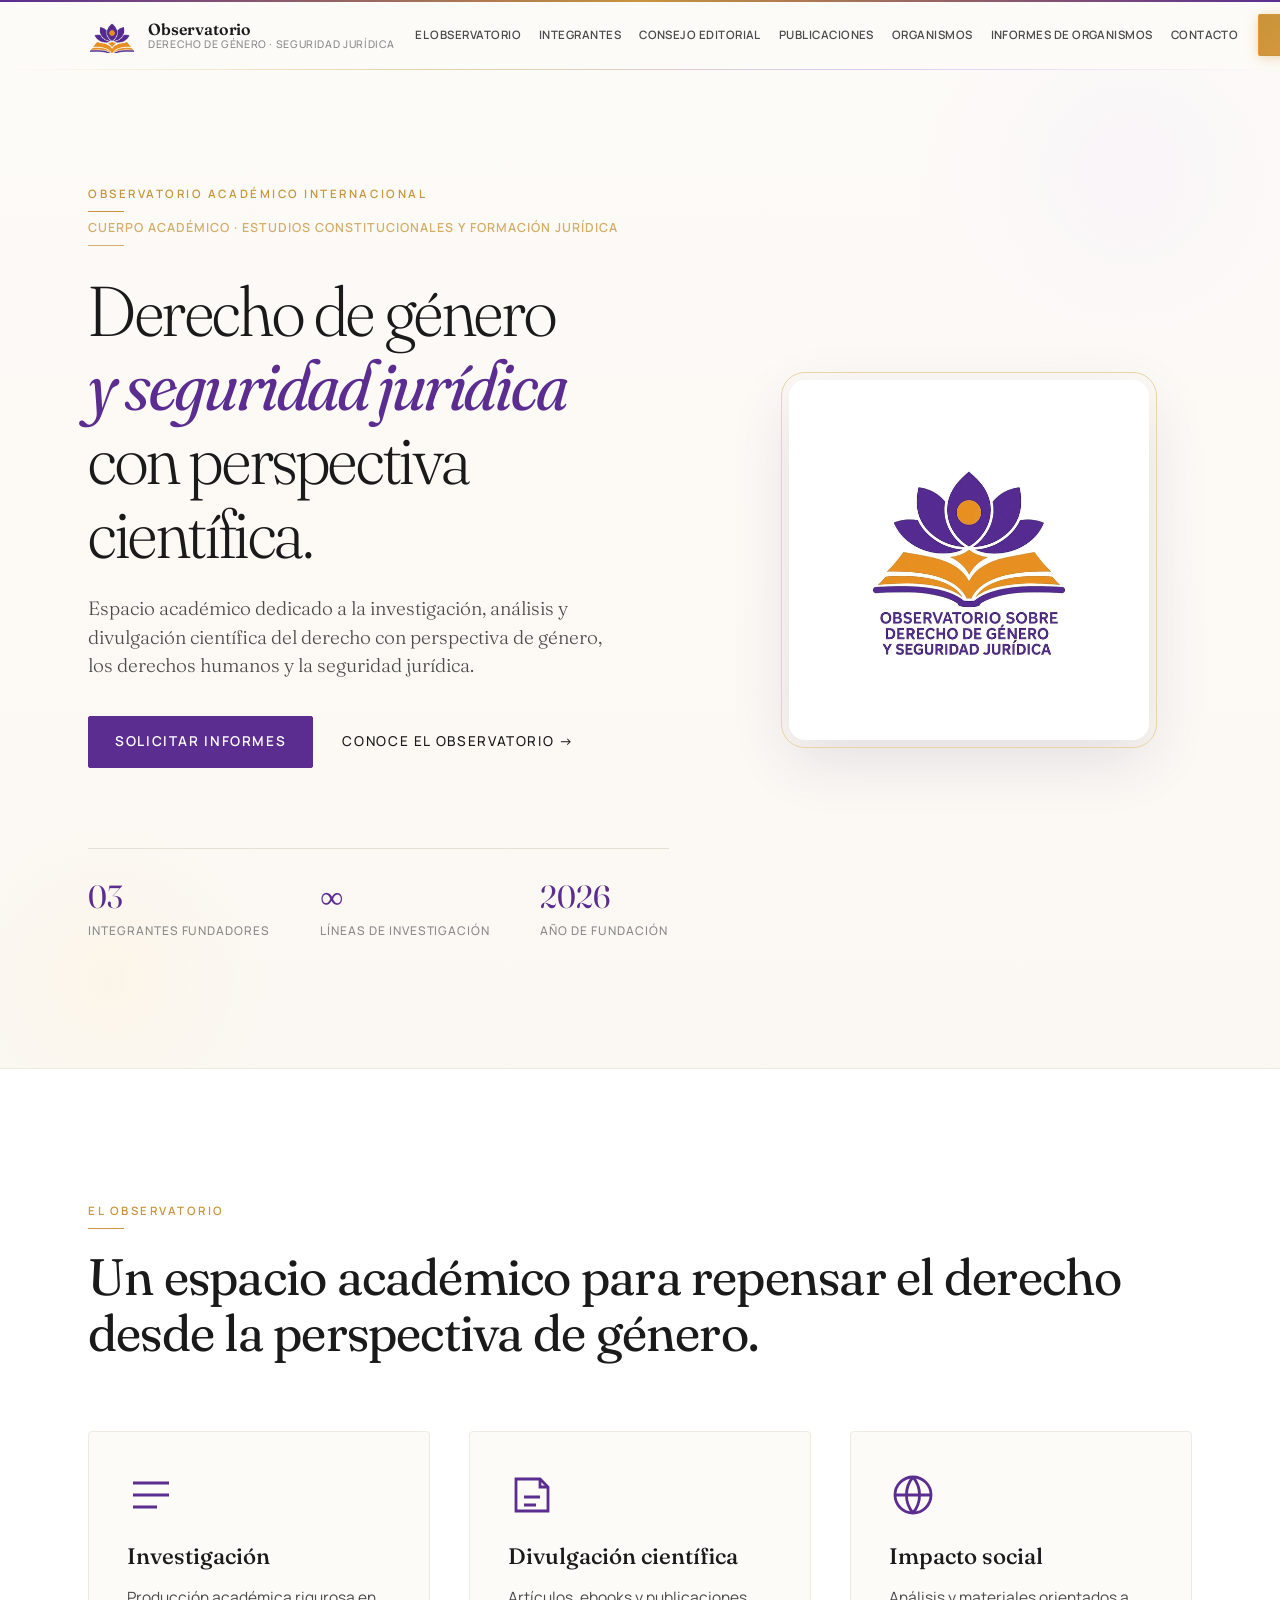
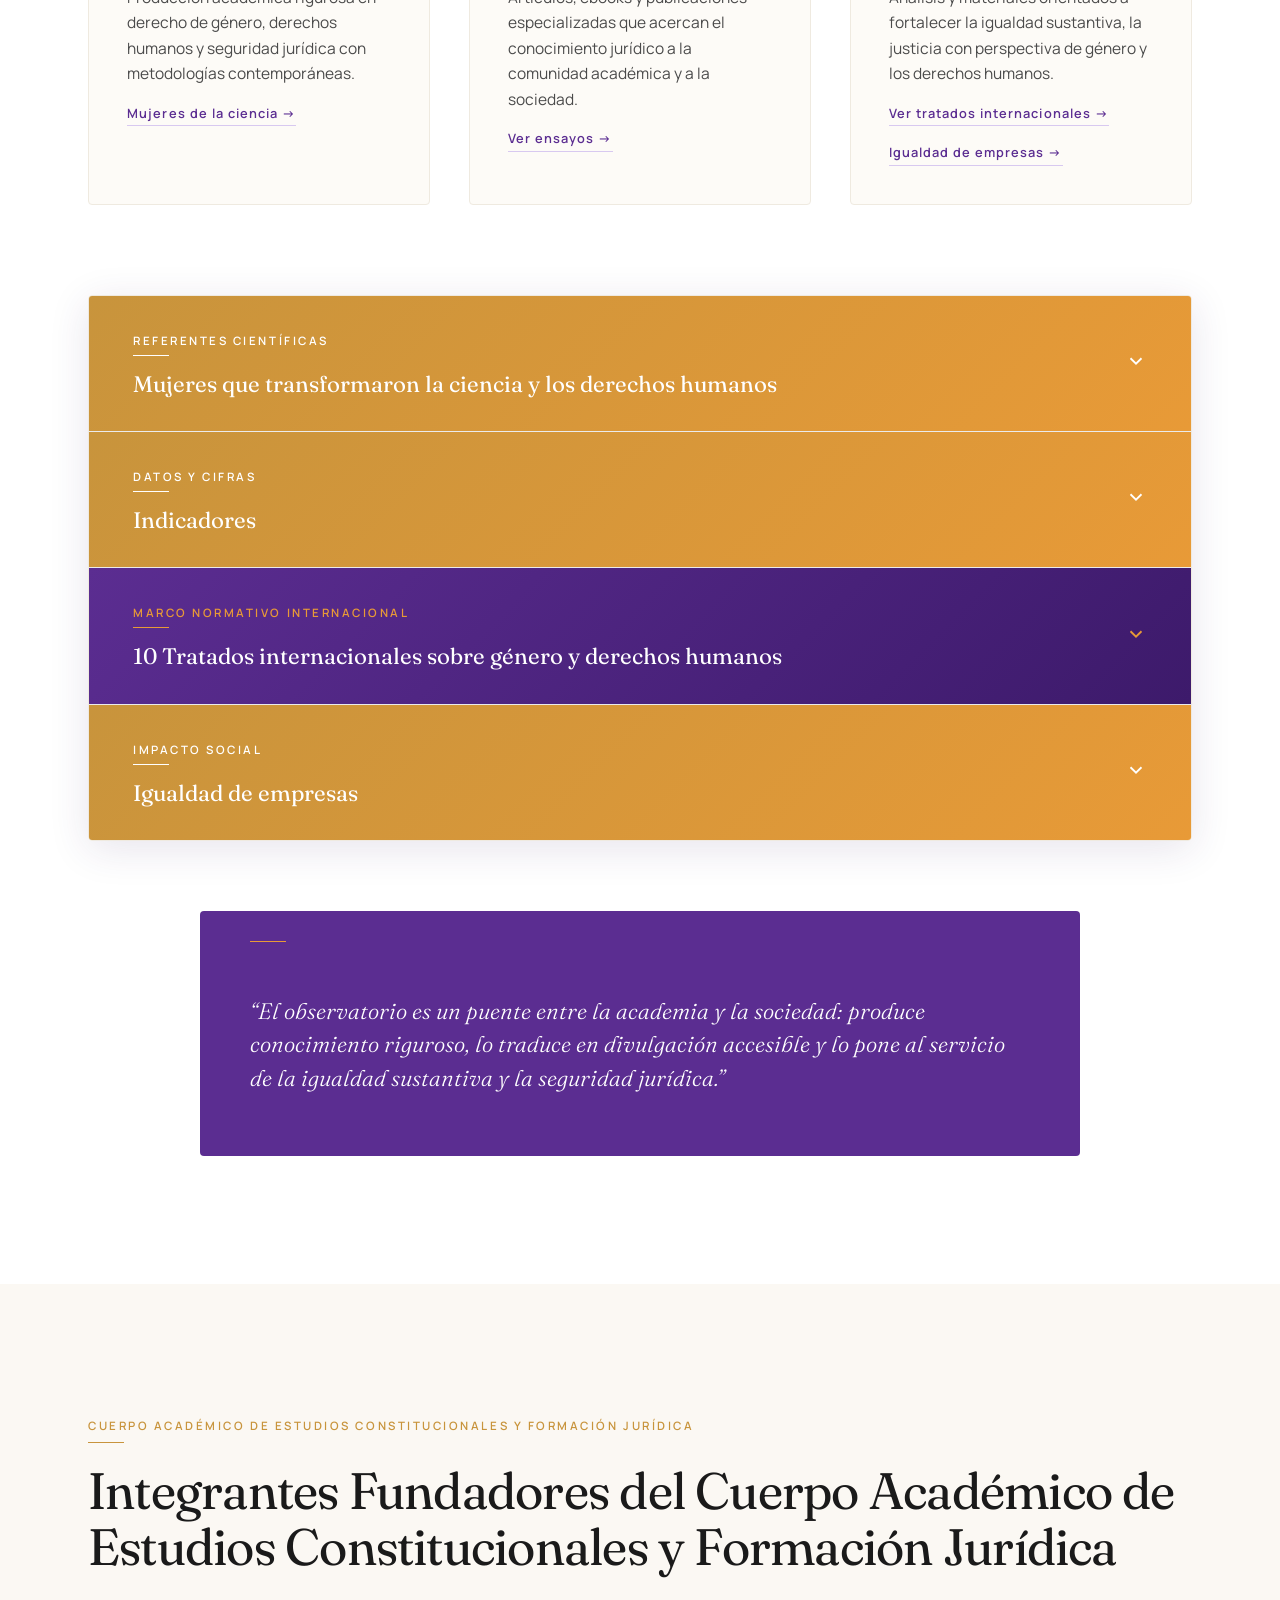
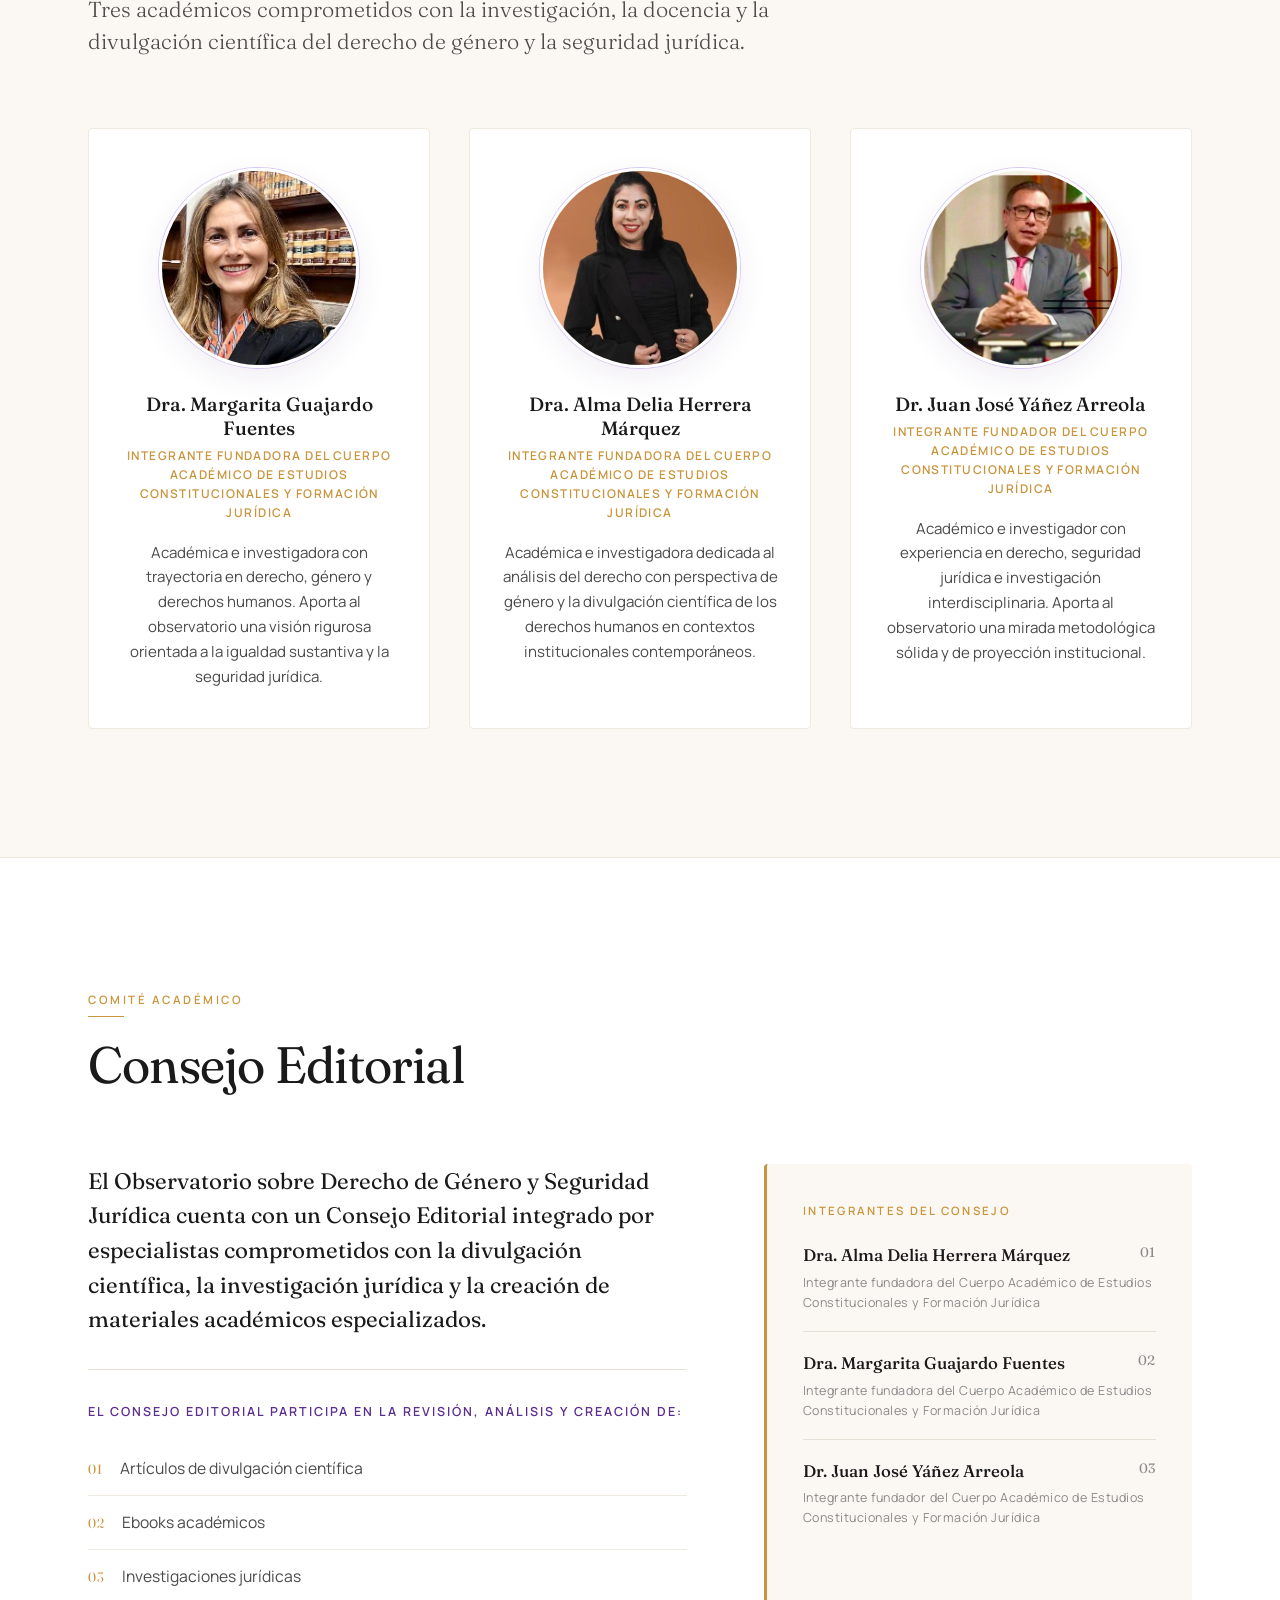
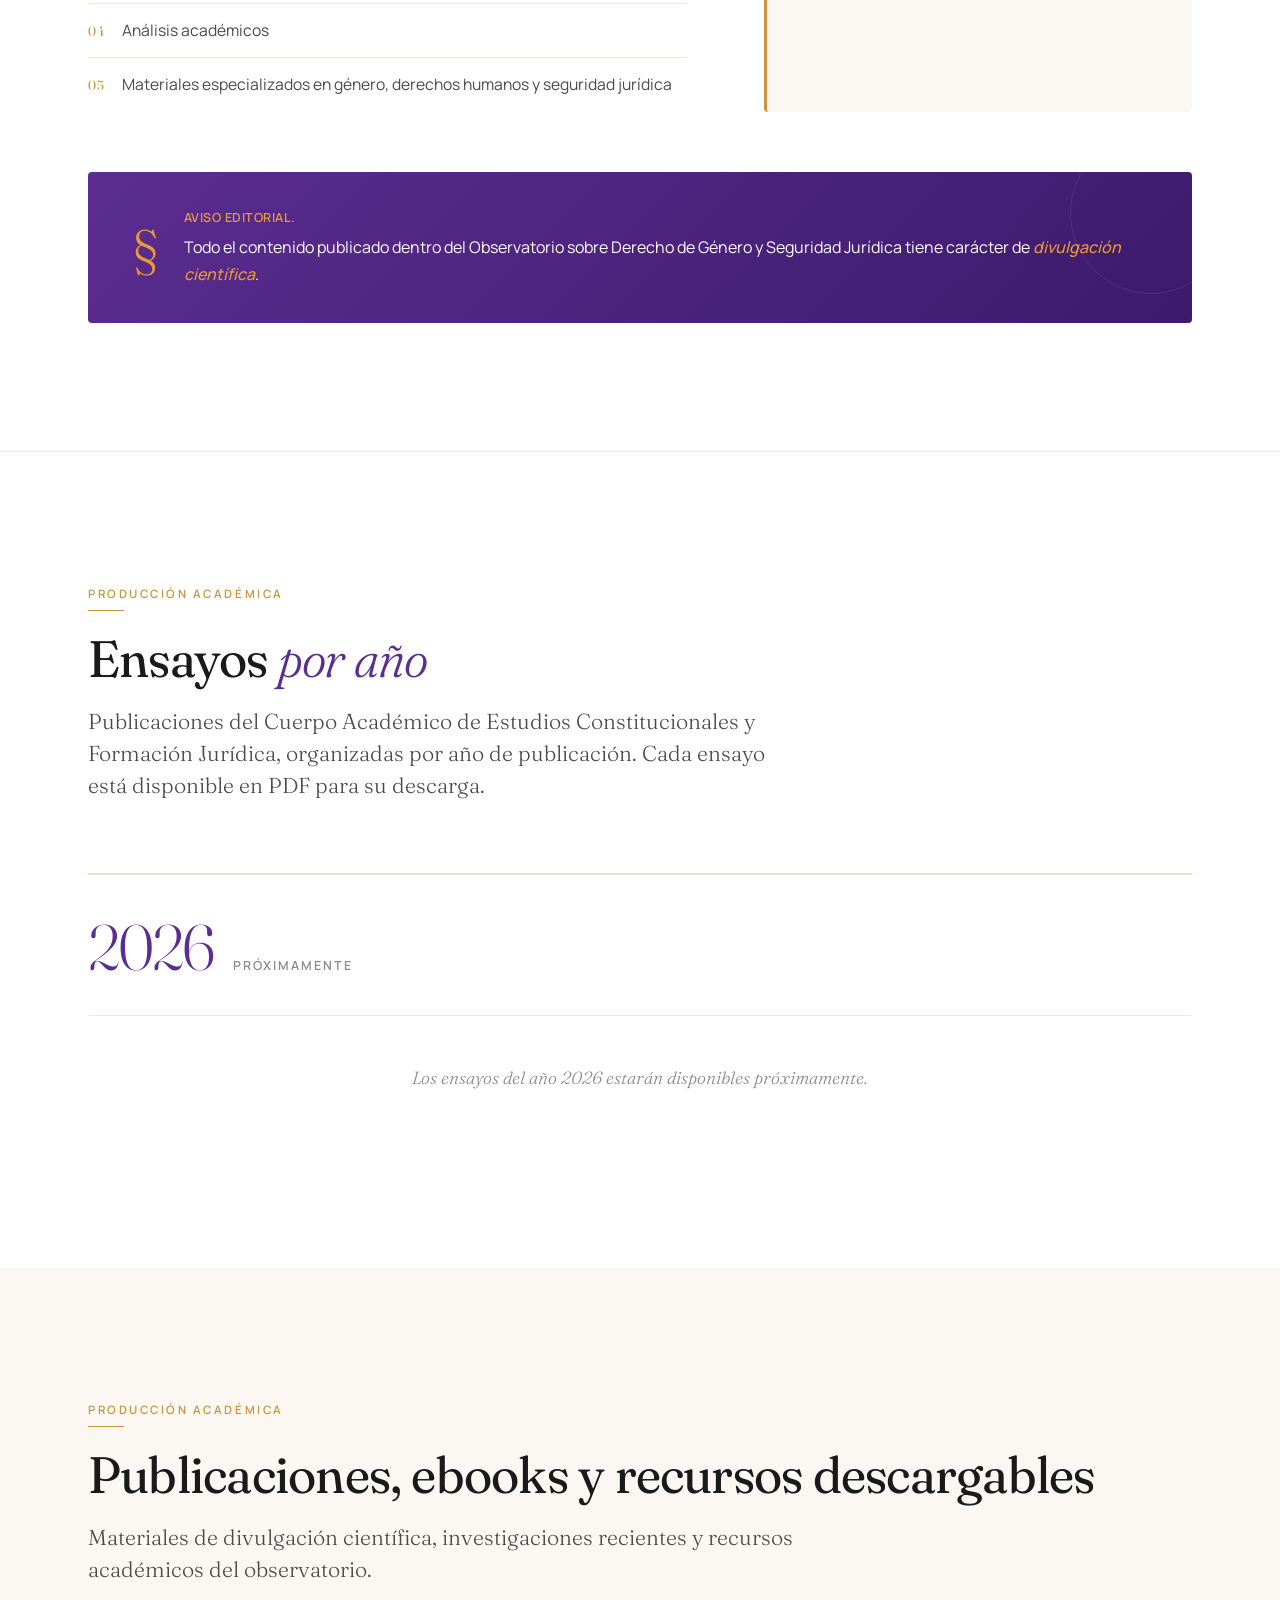
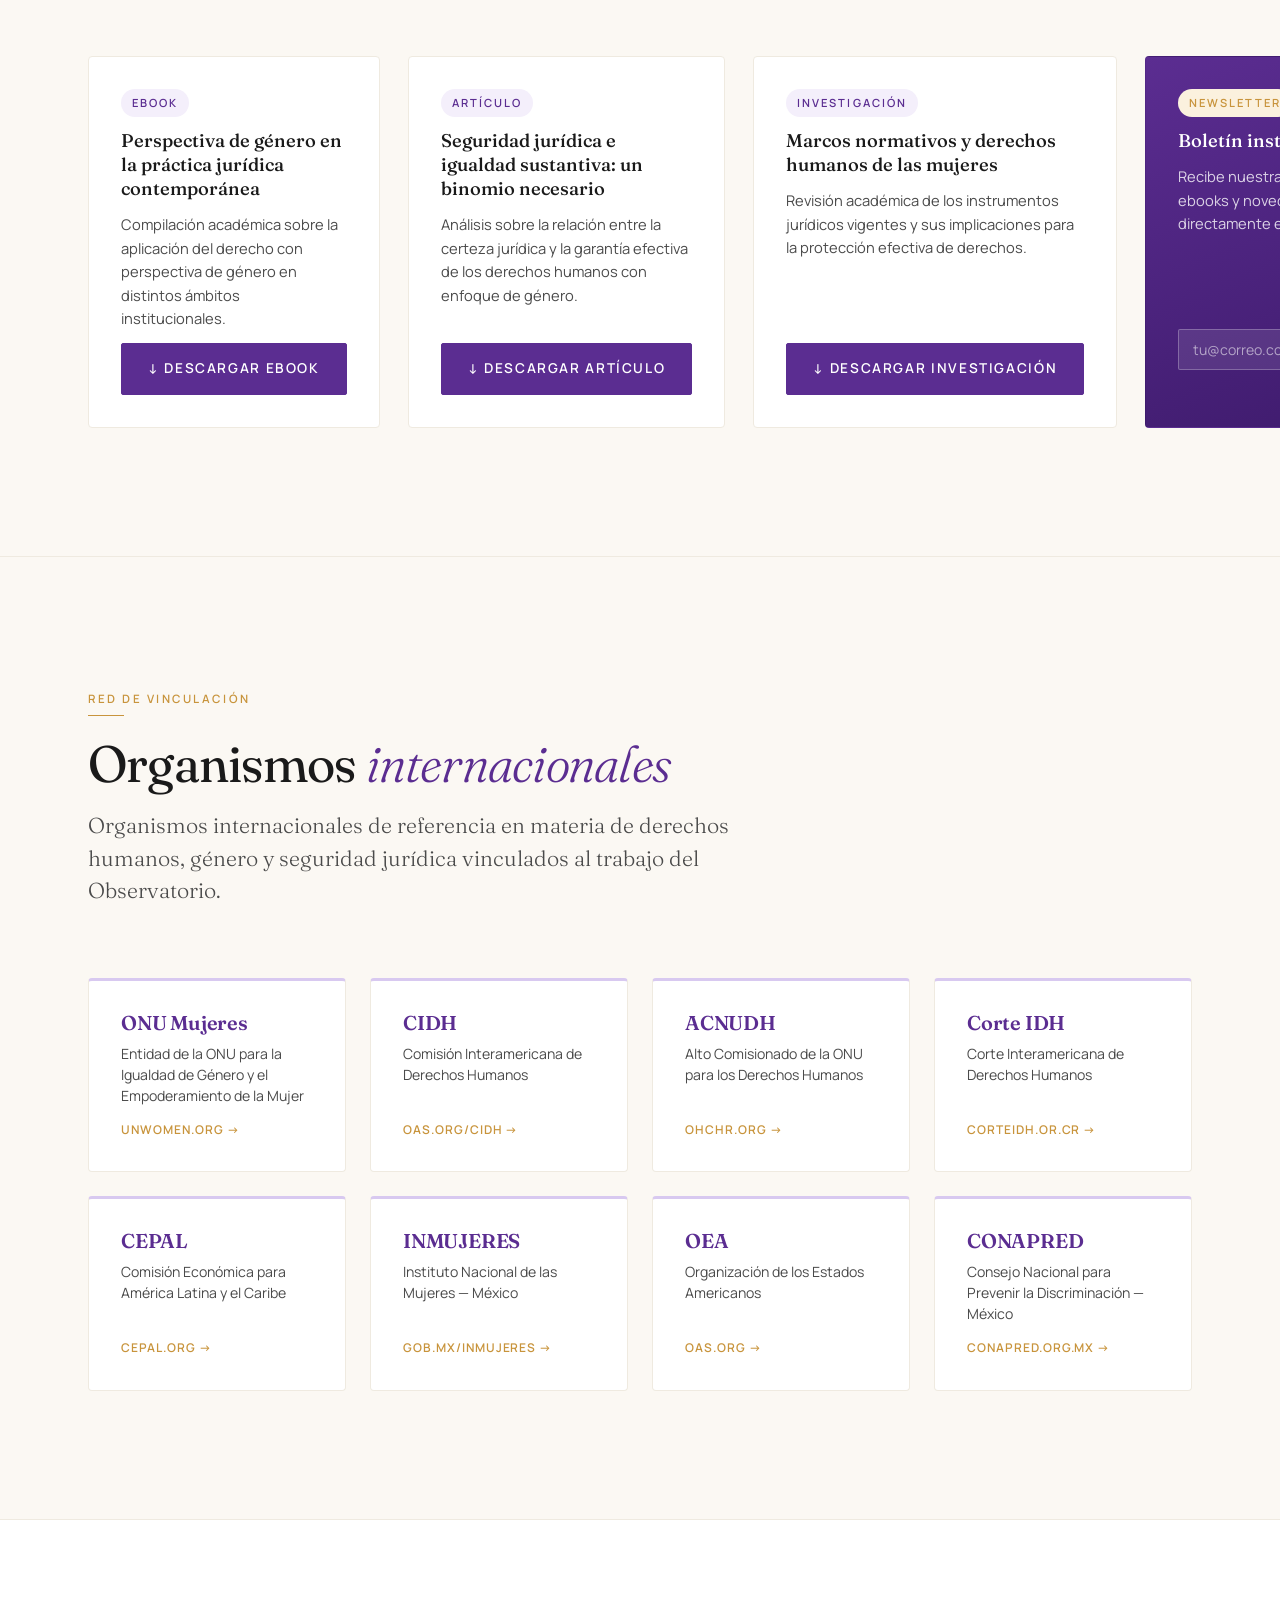
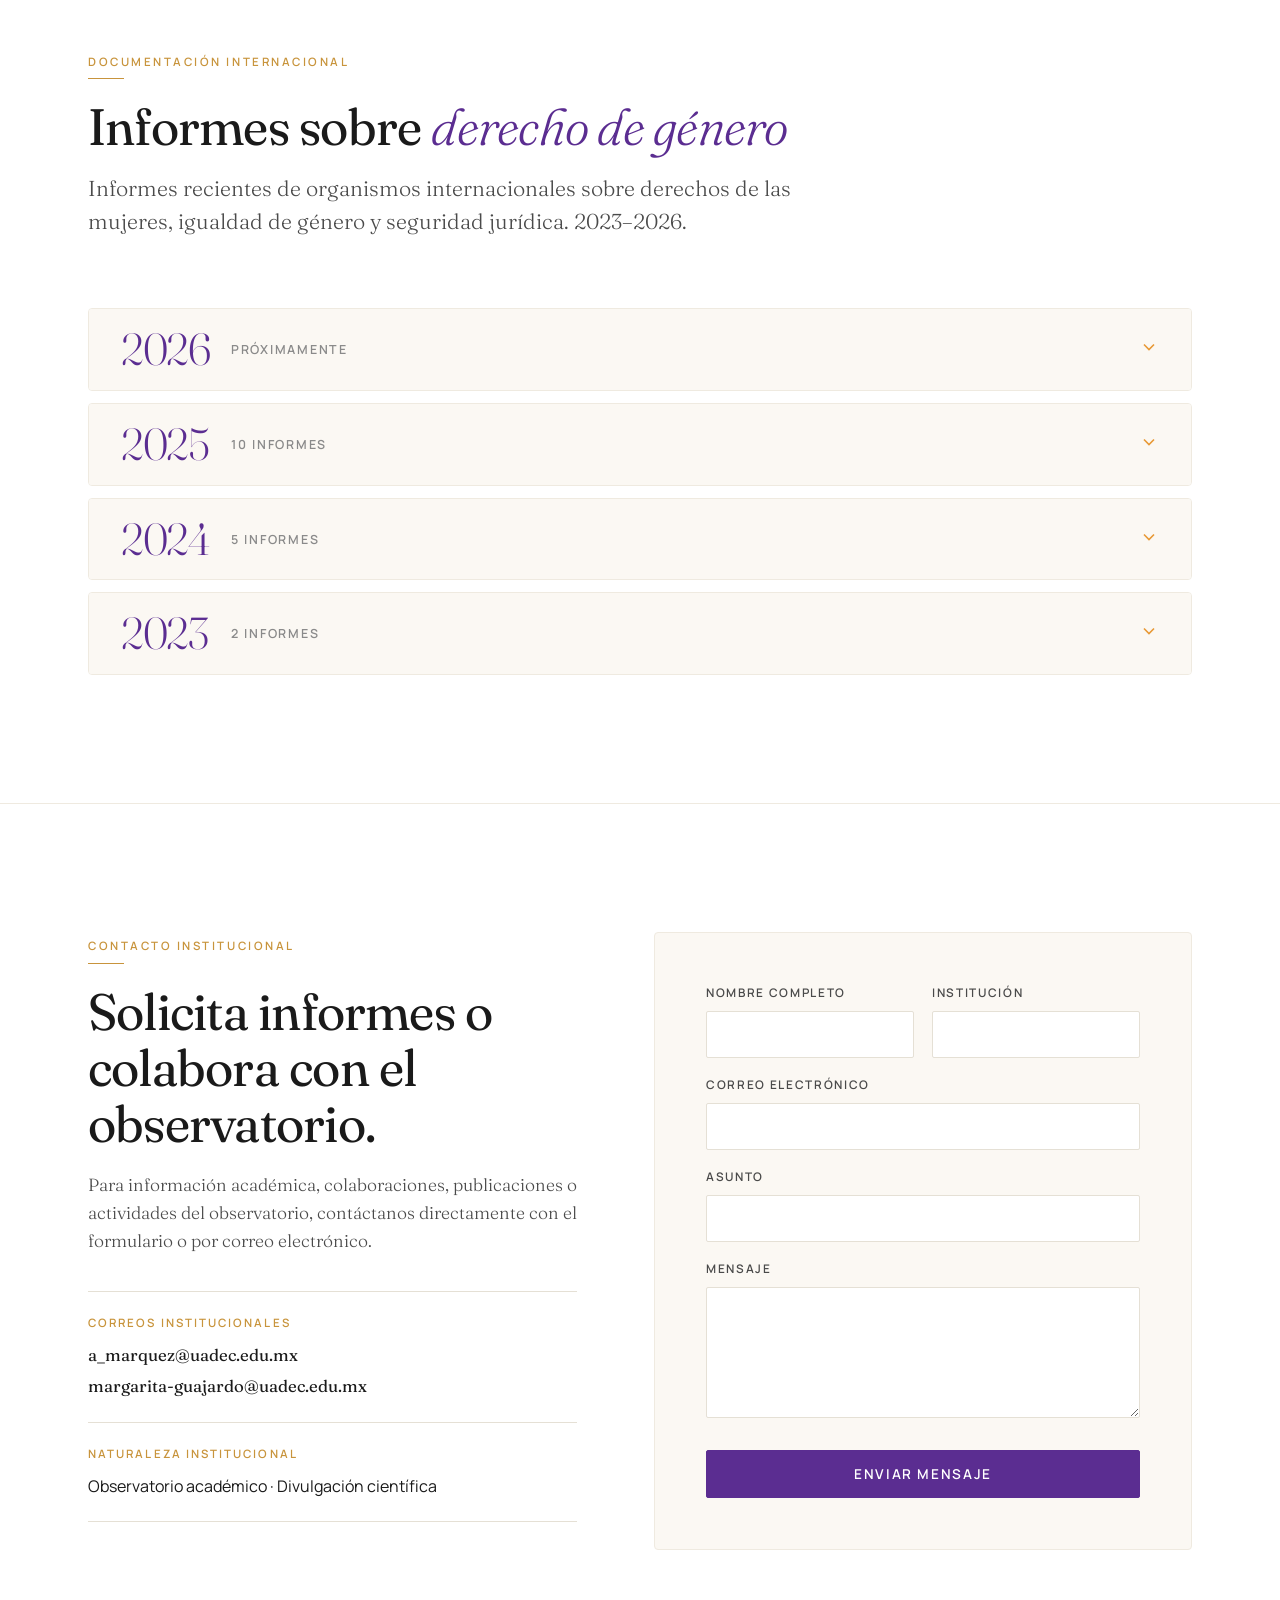
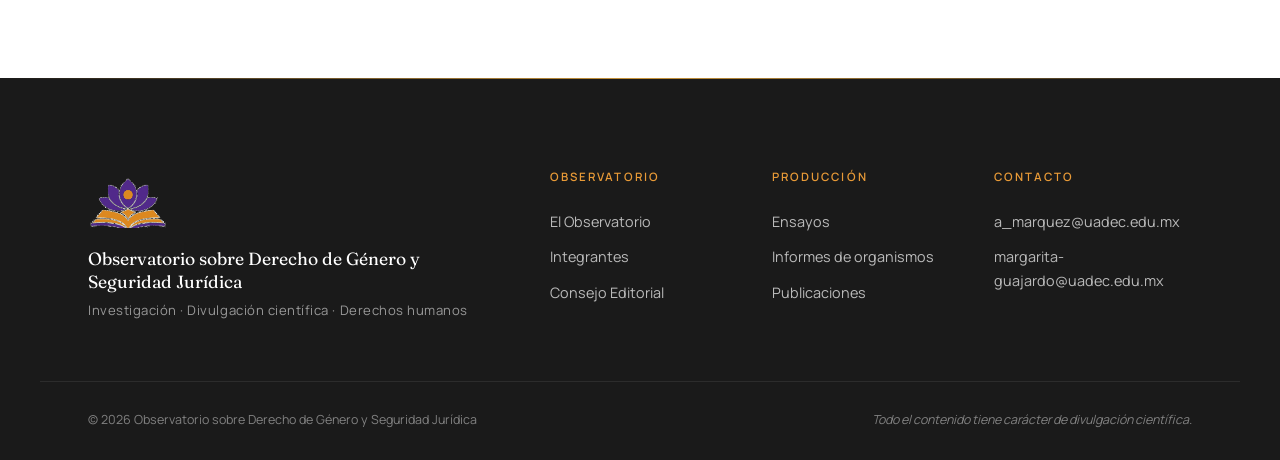
<file: index.html>
<!DOCTYPE html>
<html lang="es">

<head>
  <meta charset="UTF-8">
  <meta name="viewport" content="width=device-width, initial-scale=1.0">
  <title>Observatorio sobre Derecho de Género y Seguridad Jurídica | México</title>
  <meta name="description" content="Investigación académica en derecho de género, igualdad sustantiva y seguridad jurídica en México. Descarga ensayos, ebooks y publicaciones especializadas gratuitas.">
  <meta name="keywords" content="derecho de género México, perspectiva de género derecho, seguridad jurídica México, igualdad sustantiva, observatorio jurídico, investigación jurídica género, derechos humanos mujeres México, estudios constitucionales, formación jurídica, violencia de género derecho">
  <meta name="author" content="Observatorio sobre Derecho de Género y Seguridad Jurídica">
  <meta name="robots" content="index, follow, max-snippet:-1, max-image-preview:large, max-video-preview:-1">
  <meta name="language" content="es">
  <meta name="geo.region" content="MX">
  <meta name="geo.placename" content="México">

  <!-- Google Search Console -->
  <meta name="google-site-verification" content="-BO2dCGLxgNtrT_FQZezTqGwLTBCLpjHvCdNgdGH9Yw">

  <!-- Canonical -->
  <link rel="canonical" href="https://marquezalma77cafe-lab.github.io/observatorio-sitio">

  <!-- Open Graph / Social Media -->
  <meta property="og:type" content="website">
  <meta property="og:title" content="Observatorio sobre Derecho de Género y Seguridad Jurídica | México">
  <meta property="og:description" content="Investigación académica en derecho de género, igualdad sustantiva y seguridad jurídica en México. Descarga ensayos y publicaciones gratuitas.">
  <meta property="og:url" content="https://marquezalma77cafe-lab.github.io/observatorio-sitio">
  <meta property="og:image" content="https://marquezalma77cafe-lab.github.io/observatorio-sitio/img/logo-oficial.png">
  <meta property="og:site_name" content="Observatorio sobre Derecho de Género y Seguridad Jurídica">
  <meta property="og:locale" content="es_MX">

  <!-- Twitter Card -->
  <meta name="twitter:card" content="summary_large_image">
  <meta name="twitter:title" content="Observatorio sobre Derecho de Género y Seguridad Jurídica | México">
  <meta name="twitter:description" content="Investigación en derecho de género, igualdad sustantiva y seguridad jurídica. Publicaciones académicas gratuitas para descargar.">
  <meta name="twitter:image" content="https://marquezalma77cafe-lab.github.io/observatorio-sitio/img/logo-oficial.png">

  <!-- Favicon -->
  <link rel="icon" type="image/png" href="img/logo-oficial.png">
  <link rel="apple-touch-icon" href="img/logo-oficial.png">

  <!-- Fonts -->
  <link rel="preconnect" href="https://fonts.googleapis.com">
  <link rel="preconnect" href="https://fonts.gstatic.com" crossorigin>
  <link href="https://fonts.googleapis.com/css2?family=Fraunces:opsz,wght@9..144,300;9..144,400;9..144,500;9..144,600;9..144,700;9..144,800&family=Manrope:wght@300;400;500;600;700&display=swap" rel="stylesheet">

  <link rel="stylesheet" href="styles.css">

  <!-- Schema: Organización -->
  <script type="application/ld+json">
{
  "@context": "https://schema.org",
  "@type": "Organization",
  "name": "Observatorio sobre Derecho de Género y Seguridad Jurídica",
  "url": "https://marquezalma77cafe-lab.github.io/observatorio-sitio",
  "logo": "https://marquezalma77cafe-lab.github.io/observatorio-sitio/img/logo-oficial.png",
  "description": "Observatorio académico independiente dedicado a la investigación, análisis y divulgación científica del derecho de género, la igualdad sustantiva, los derechos humanos y la seguridad jurídica en México.",
  "foundingDate": "2026",
  "foundingLocation": "México",
  "areaServed": ["México", "Iberoamérica"],
  "knowsAbout": ["Derecho de género", "Derechos humanos", "Seguridad jurídica", "Perspectiva de género", "Igualdad sustantiva", "Estudios constitucionales"],
  "email": "a_marquez@uadec.edu.mx",
  "contactPoint": {
    "@type": "ContactPoint",
    "contactType": "academic",
    "email": "a_marquez@uadec.edu.mx",
    "availableLanguage": "Spanish"
  }
}
</script>

  <!-- Schema: Sitio web con búsqueda -->
  <script type="application/ld+json">
{
  "@context": "https://schema.org",
  "@type": "WebSite",
  "name": "Observatorio sobre Derecho de Género y Seguridad Jurídica",
  "url": "https://marquezalma77cafe-lab.github.io/observatorio-sitio",
  "description": "Investigación académica en derecho de género, igualdad sustantiva y seguridad jurídica en México",
  "inLanguage": "es-MX",
  "about": {
    "@type": "Thing",
    "name": "Derecho de género y seguridad jurídica en México"
  }
}
</script>

  <!-- Schema: Personas / Investigadores -->
  <script type="application/ld+json">
[
  {
    "@context": "https://schema.org",
    "@type": "Person",
    "name": "Dra. Margarita Guajardo Fuentes",
    "jobTitle": "Investigadora académica",
    "knowsAbout": ["Derecho de género", "Derechos humanos", "Igualdad sustantiva", "Seguridad jurídica"],
    "memberOf": {
      "@type": "Organization",
      "name": "Observatorio sobre Derecho de Género y Seguridad Jurídica"
    }
  },
  {
    "@context": "https://schema.org",
    "@type": "Person",
    "name": "Dra. Alma Delia Herrera Márquez",
    "jobTitle": "Investigadora académica",
    "email": "a_marquez@uadec.edu.mx",
    "knowsAbout": ["Derecho de género", "Perspectiva de género", "Derechos humanos", "Divulgación científica"],
    "memberOf": {
      "@type": "Organization",
      "name": "Observatorio sobre Derecho de Género y Seguridad Jurídica"
    }
  },
  {
    "@context": "https://schema.org",
    "@type": "Person",
    "name": "Dr. Juan José Yáñez Arreola",
    "jobTitle": "Investigador académico",
    "knowsAbout": ["Derecho", "Seguridad jurídica", "Investigación interdisciplinaria", "Estudios constitucionales"],
    "memberOf": {
      "@type": "Organization",
      "name": "Observatorio sobre Derecho de Género y Seguridad Jurídica"
    }
  }
]
</script>

  <!-- Schema: FAQ — resultados enriquecidos en Google -->
  <script type="application/ld+json">
{
  "@context": "https://schema.org",
  "@type": "FAQPage",
  "mainEntity": [
    {
      "@type": "Question",
      "name": "¿Qué es el derecho de género?",
      "acceptedAnswer": {
        "@type": "Answer",
        "text": "El derecho de género es una rama del derecho que analiza las normas jurídicas desde la perspectiva de género, identificando cómo las leyes pueden reproducir o combatir desigualdades entre mujeres y hombres. Incorpora los estándares internacionales de derechos humanos para garantizar la igualdad sustantiva."
      }
    },
    {
      "@type": "Question",
      "name": "¿Qué es la perspectiva de género en el derecho?",
      "acceptedAnswer": {
        "@type": "Answer",
        "text": "La perspectiva de género en el derecho es un método de análisis jurídico que visibiliza las relaciones de poder desiguales entre géneros en la creación, interpretación y aplicación de las normas. Permite identificar sesgos en la ley y proponer soluciones para lograr la igualdad sustantiva."
      }
    },
    {
      "@type": "Question",
      "name": "¿Qué es la igualdad sustantiva?",
      "acceptedAnswer": {
        "@type": "Answer",
        "text": "La igualdad sustantiva es el principio jurídico que busca eliminar las desigualdades de facto entre personas, garantizando no solo igualdad formal ante la ley sino resultados equitativos. En México está reconocida en la Constitución y en la Ley General para la Igualdad entre Mujeres y Hombres."
      }
    },
    {
      "@type": "Question",
      "name": "¿Qué es la seguridad jurídica?",
      "acceptedAnswer": {
        "@type": "Answer",
        "text": "La seguridad jurídica es el principio constitucional que garantiza a las personas certeza sobre el ordenamiento jurídico vigente, la aplicación predecible del derecho y la protección efectiva de sus derechos fundamentales por parte del Estado mexicano."
      }
    },
    {
      "@type": "Question",
      "name": "¿Qué es un observatorio académico jurídico?",
      "acceptedAnswer": {
        "@type": "Answer",
        "text": "Un observatorio académico jurídico es un espacio de investigación, análisis y divulgación científica especializado en temas de derecho. Produce publicaciones académicas, ebooks y ensayos especializados orientados a la comunidad académica y a la sociedad, con el objetivo de fortalecer el conocimiento jurídico y el acceso a la justicia."
      }
    }
  ]
}
</script>
</head>

<body>

  <!-- ============== HEADER ============== -->
  <header class="site-header" id="siteHeader">
    <div class="container header-inner">
      <a href="#inicio" class="brand">
        <img src="img/logo-icono.png" alt="Logo Observatorio" class="brand-logo">
        <span class="brand-text">
          <span class="brand-name">Observatorio</span>
          <span class="brand-sub">Derecho de Género · Seguridad Jurídica</span>
        </span>
      </a>

      <nav class="nav" id="mainNav">
        <a href="#observatorio">El Observatorio</a>
        <a href="#integrantes">Integrantes</a>
        <a href="#consejo">Consejo Editorial</a>
        <a href="#publicaciones">Publicaciones</a>
        <a href="#organismos">Organismos</a>
        <a href="#informes">Informes de organismos</a>
        <a href="#contacto">Contacto</a>
      </nav>

      <a href="#contacto" class="btn btn-informes">Informes</a>

      <button class="menu-toggle" id="menuToggle" aria-label="Abrir menú" aria-expanded="false">
        <span></span><span></span><span></span>
      </button>
    </div>
  </header>

  <!-- ============== HERO ============== -->
  <section class="hero" id="inicio">
    <div class="hero-decor hero-decor-1"></div>
    <div class="hero-decor hero-decor-2"></div>

    <div class="container hero-inner">
      <div class="hero-copy">
        <span class="eyebrow">Observatorio Académico Internacional</span>
        <span class="eyebrow" style="margin-top:0.4rem;opacity:0.75;font-size:0.78rem;letter-spacing:0.08em;">Cuerpo Académico · Estudios Constitucionales y Formación Jurídica</span>
        <h1 class="hero-title">
          Derecho de género<br>
          <em>y seguridad jurídica</em><br>
          con perspectiva científica.
        </h1>
        <p class="hero-sub">
          Espacio académico dedicado a la investigación, análisis y divulgación
          científica del derecho con perspectiva de género, los derechos humanos
          y la seguridad jurídica.
        </p>
        <div class="hero-ctas">
          <a href="#contacto" class="btn btn-primary">Solicitar informes</a>
          <a href="#observatorio" class="btn btn-ghost">Conoce el observatorio →</a>
        </div>

        <div class="hero-meta">
          <div>
            <span class="meta-num">03</span>
            <span class="meta-label">Integrantes fundadores</span>
          </div>
          <div>
            <span class="meta-num">∞</span>
            <span class="meta-label">Líneas de investigación</span>
          </div>
          <div>
            <span class="meta-num">2026</span>
            <span class="meta-label">Año de fundación</span>
          </div>
        </div>
      </div>

      <div class="hero-visual">
        <div class="logo-frame">
          <img src="img/logo-oficial.png" alt="Logo del Observatorio" class="hero-logo">
        </div>
      </div>
    </div>
  </section>

  <!-- ============== EL OBSERVATORIO ============== -->
  <section class="section observatorio-section" id="observatorio">
    <div class="container">
      <div class="section-head">
        <span class="eyebrow">El Observatorio</span>
        <h2 class="section-title">Un espacio académico para repensar el derecho desde la perspectiva de género.</h2>
      </div>

      <div class="pillars">
        <article class="pillar">
          <div class="pillar-icon" aria-hidden="true">
            <svg viewBox="0 0 24 24" fill="none" stroke="currentColor" stroke-width="1.4">
              <path d="M3 6h18M3 12h18M3 18h12" />
            </svg>
          </div>
          <h3>Investigación</h3>
          <p>Producción académica rigurosa en derecho de género, derechos humanos y seguridad jurídica con metodologías
            contemporáneas.</p>
          <a href="#biografias" class="pillar-link" onclick="toggleBiografias(event)">Mujeres de la ciencia →</a>
        </article>

        <article class="pillar">
          <div class="pillar-icon" aria-hidden="true">
            <svg viewBox="0 0 24 24" fill="none" stroke="currentColor" stroke-width="1.4">
              <path d="M4 4h12l4 4v12H4z" />
              <path d="M16 4v4h4" />
              <path d="M8 13h8M8 17h6" />
            </svg>
          </div>
          <h3>Divulgación científica</h3>
          <p>Artículos, ebooks y publicaciones especializadas que acercan el conocimiento jurídico a la comunidad
            académica y a la sociedad.</p>
          <a href="#ensayos" class="pillar-link">Ver ensayos →</a>
        </article>

        <article class="pillar">
          <div class="pillar-icon" aria-hidden="true">
            <svg viewBox="0 0 24 24" fill="none" stroke="currentColor" stroke-width="1.4">
              <circle cx="12" cy="12" r="9" />
              <path d="M3 12h18M12 3a14 14 0 0 1 0 18M12 3a14 14 0 0 0 0 18" />
            </svg>
          </div>
          <h3>Impacto social</h3>
          <p>Análisis y materiales orientados a fortalecer la igualdad sustantiva, la justicia con perspectiva de género
            y los derechos humanos.</p>
          <a href="#tratados" class="pillar-link" onclick="toggleTratados(event)">Ver tratados internacionales →</a>
          <a href="#igualdad-empresas" class="pillar-link" onclick="toggleIgualdadEmpresas(event)">Igualdad de empresas →</a>
        </article>
      </div>

      <div class="bloques-grupo">
      <div class="biografias-block" id="biografias" data-open="false">
        <button class="biografias-head" onclick="toggleBiografias()" aria-expanded="false">
          <div>
            <span class="eyebrow">Referentes Científicas</span>
            <h3 class="biografias-title">Mujeres que transformaron la ciencia y los derechos humanos</h3>
          </div>
          <span class="tratados-chevron" aria-hidden="true">
            <svg viewBox="0 0 24 24" fill="none" stroke="currentColor" stroke-width="2" width="22" height="22">
              <path d="M6 9l6 6 6-6"/>
            </svg>
          </span>
        </button>
        <div class="biografias-lista" id="biografias-lista">
          <div class="bio-grid">

            <article class="bio-card">
              <div class="bio-header">
                <span class="bio-inicial">MC</span>
                <div>
                  <h4 class="bio-nombre">Marie Curie</h4>
                  <span class="bio-año">Polonia · 1867–1934</span>
                </div>
              </div>
              <p class="bio-texto">Primera mujer en ganar el Premio Nobel y única persona en recibirlo en dos disciplinas científicas distintas — Física (1903) y Química (1911). Descubrió los elementos polonio y radio. Pionera en investigación sobre radioactividad, abrió camino para generaciones de mujeres en ciencias exactas en un mundo que les cerraba las puertas de las universidades.</p>
              <span class="bio-campo">Física · Química</span>
            </article>

            <article class="bio-card">
              <div class="bio-header">
                <span class="bio-inicial">RF</span>
                <div>
                  <h4 class="bio-nombre">Rosalind Franklin</h4>
                  <span class="bio-año">Reino Unido · 1920–1958</span>
                </div>
              </div>
              <p class="bio-texto">Química y cristalógrafa cuya fotografía de rayos X del ADN — conocida como la "Fotografía 51" — fue fundamental para descubrir la estructura de doble hélice del ADN. Su contribución fue ignorada durante décadas y el Nobel fue otorgado a sus colegas masculinos. Su caso es referente histórico del sesgo de género en la ciencia.</p>
              <span class="bio-campo">Biología molecular · Química</span>
            </article>

            <article class="bio-card">
              <div class="bio-header">
                <span class="bio-inicial">MM</span>
                <div>
                  <h4 class="bio-nombre">Matilde Montoya</h4>
                  <span class="bio-año">México · 1859–1938</span>
                </div>
              </div>
              <p class="bio-texto">Primera mujer mexicana en obtener el título de médica cirujana en 1887, en una época en que las leyes impedían a las mujeres estudiar medicina. Tuvo que luchar judicialmente para que el presidente Porfirio Díaz firmara un decreto especial que le permitiera graduarse. Su batalla legal es un hito en la historia de los derechos de las mujeres en México.</p>
              <span class="bio-campo">Medicina · Derechos de las mujeres</span>
            </article>

            <article class="bio-card">
              <div class="bio-header">
                <span class="bio-inicial">AL</span>
                <div>
                  <h4 class="bio-nombre">Ada Lovelace</h4>
                  <span class="bio-año">Reino Unido · 1815–1852</span>
                </div>
              </div>
              <p class="bio-texto">Matemática considerada la primera programadora de la historia. Colaboró con Charles Babbage en la Máquina Analítica y desarrolló el primer algoritmo diseñado para ser procesado por una máquina. Visionó el potencial de las computadoras más allá del cálculo numérico, anticipando conceptos que definen la informática moderna más de un siglo después.</p>
              <span class="bio-campo">Matemáticas · Computación</span>
            </article>

            <article class="bio-card">
              <div class="bio-header">
                <span class="bio-inicial">RL</span>
                <div>
                  <h4 class="bio-nombre">Rita Levi-Montalcini</h4>
                  <span class="bio-año">Italia · 1909–2012</span>
                </div>
              </div>
              <p class="bio-texto">Neuróloga italiana que descubrió el Factor de Crecimiento Nervioso (NGF), lo que le valió el Premio Nobel de Fisiología o Medicina en 1986. Continuó investigando activamente hasta los 100 años. Realizó sus primeras investigaciones clandestinamente durante la Segunda Guerra Mundial, cuando las leyes raciales italianas le prohibían trabajar por ser judía.</p>
              <span class="bio-campo">Neurociencia · Medicina</span>
            </article>

            <article class="bio-card">
              <div class="bio-header">
                <span class="bio-inicial">MS</span>
                <div>
                  <h4 class="bio-nombre">María Asunción Sandoval de Zarco</h4>
                  <span class="bio-año">México · 1861–1901</span>
                </div>
              </div>
              <p class="bio-texto">Primera mujer en obtener un título de abogada en México, en 1892, en la Escuela Nacional de Jurisprudencia. Vivió en una época en que el derecho era considerado territorio exclusivamente masculino. Su graduación representó una ruptura histórica con las normas que excluían a las mujeres del ejercicio jurídico, abriendo la puerta para la participación femenina en el derecho y la justicia en nuestro país.</p>
              <span class="bio-campo">Derecho · Primera abogada de México</span>
            </article>

          </div>
        </div>
      </div>

      <!-- ── INDICADORES ── -->
      <div class="indicadores-block" id="indicadores" data-open="false">
        <button class="indicadores-head" onclick="toggleIndicadores()" aria-expanded="false">
          <div>
            <span class="eyebrow">Datos y Cifras</span>
            <h3 class="indicadores-title">Indicadores</h3>
          </div>
          <span class="tratados-chevron" aria-hidden="true">
            <svg viewBox="0 0 24 24" fill="none" stroke="currentColor" stroke-width="2" width="22" height="22">
              <path d="M6 9l6 6 6-6"/>
            </svg>
          </span>
        </button>
        <div class="indicadores-content" id="indicadores-content">
          <div class="indicadores-empty">
            <p>Los indicadores estarán disponibles próximamente.</p>
          </div>
        </div>
      </div>

      <!-- ── TRATADOS INTERNACIONALES ── -->
      <div class="tratados-block" id="tratados" data-open="false">
        <button class="tratados-head" onclick="toggleTratados()" aria-expanded="false" aria-controls="tratados-lista">
          <div>
            <span class="eyebrow">Marco Normativo Internacional</span>
            <h3 class="tratados-title">10 Tratados internacionales sobre género y derechos humanos</h3>
          </div>
          <span class="tratados-chevron" aria-hidden="true">
            <svg viewBox="0 0 24 24" fill="none" stroke="currentColor" stroke-width="2" width="22" height="22">
              <path d="M6 9l6 6 6-6"/>
            </svg>
          </span>
        </button>
        <ol class="tratados-lista" id="tratados-lista">
          <li>
            <a href="https://www.ohchr.org/es/instruments-mechanisms/instruments/convention-elimination-all-forms-discrimination-against-women" target="_blank" rel="noopener">
              <span class="tratado-num">01</span>
              <span class="tratado-info">
                <strong>CEDAW</strong> — Convención sobre la Eliminación de Todas las Formas de Discriminación contra la Mujer
                <em>ONU · 1979</em>
              </span>
              <span class="tratado-ext">↗</span>
            </a>
          </li>
          <li>
            <a href="https://www.oas.org/es/mesecvi/convencion.asp" target="_blank" rel="noopener">
              <span class="tratado-num">02</span>
              <span class="tratado-info">
                <strong>Convención de Belém do Pará</strong> — Convención Interamericana para Prevenir, Sancionar y Erradicar la Violencia contra la Mujer
                <em>OEA · 1994</em>
              </span>
              <span class="tratado-ext">↗</span>
            </a>
          </li>
          <li>
            <a href="https://www.un.org/es/about-us/universal-declaration-of-human-rights" target="_blank" rel="noopener">
              <span class="tratado-num">03</span>
              <span class="tratado-info">
                <strong>Declaración Universal de Derechos Humanos</strong>
                <em>ONU · 1948</em>
              </span>
              <span class="tratado-ext">↗</span>
            </a>
          </li>
          <li>
            <a href="https://www.ohchr.org/es/instruments-mechanisms/instruments/international-covenant-civil-and-political-rights" target="_blank" rel="noopener">
              <span class="tratado-num">04</span>
              <span class="tratado-info">
                <strong>Pacto Internacional de Derechos Civiles y Políticos</strong>
                <em>ONU · 1966</em>
              </span>
              <span class="tratado-ext">↗</span>
            </a>
          </li>
          <li>
            <a href="https://www.ohchr.org/es/instruments-mechanisms/instruments/international-covenant-economic-social-and-cultural-rights" target="_blank" rel="noopener">
              <span class="tratado-num">05</span>
              <span class="tratado-info">
                <strong>Pacto Internacional de Derechos Económicos, Sociales y Culturales</strong>
                <em>ONU · 1966</em>
              </span>
              <span class="tratado-ext">↗</span>
            </a>
          </li>
          <li>
            <a href="https://www.oas.org/dil/esp/tratados_b-32_convencion_americana_sobre_derechos_humanos.htm" target="_blank" rel="noopener">
              <span class="tratado-num">06</span>
              <span class="tratado-info">
                <strong>Convención Americana sobre Derechos Humanos</strong> — Pacto de San José
                <em>OEA · 1969</em>
              </span>
              <span class="tratado-ext">↗</span>
            </a>
          </li>
          <li>
            <a href="https://www.oas.org/juridico/spanish/tratados/a-52.html" target="_blank" rel="noopener">
              <span class="tratado-num">07</span>
              <span class="tratado-info">
                <strong>Protocolo de San Salvador</strong> — Protocolo Adicional a la CADH en materia de DESC
                <em>OEA · 1988</em>
              </span>
              <span class="tratado-ext">↗</span>
            </a>
          </li>
          <li>
            <a href="https://www.un.org/womenwatch/daw/beijing/pdf/BDPfA%20S.pdf" target="_blank" rel="noopener">
              <span class="tratado-num">08</span>
              <span class="tratado-info">
                <strong>Plataforma de Acción de Beijing</strong> — IV Conferencia Mundial sobre la Mujer
                <em>ONU · 1995</em>
              </span>
              <span class="tratado-ext">↗</span>
            </a>
          </li>
          <li>
            <a href="https://www.ohchr.org/es/instruments-mechanisms/instruments/declaration-elimination-violence-against-women" target="_blank" rel="noopener">
              <span class="tratado-num">09</span>
              <span class="tratado-info">
                <strong>Declaración sobre la Eliminación de la Violencia contra la Mujer</strong>
                <em>ONU · 1993</em>
              </span>
              <span class="tratado-ext">↗</span>
            </a>
          </li>
          <li>
            <a href="https://www.un.org/sustainabledevelopment/es/gender-equality/" target="_blank" rel="noopener">
              <span class="tratado-num">10</span>
              <span class="tratado-info">
                <strong>Agenda 2030 — ODS 5: Igualdad de Género</strong>
                <em>ONU · 2015</em>
              </span>
              <span class="tratado-ext">↗</span>
            </a>
          </li>
        </ol>
      </div>

      <!-- ── IGUALDAD DE EMPRESAS ── -->
      <div class="igualdad-empresas-block" id="igualdad-empresas" data-open="false">
        <button class="igualdad-empresas-head" onclick="toggleIgualdadEmpresas()" aria-expanded="false">
          <div>
            <span class="eyebrow">Impacto Social</span>
            <h3 class="igualdad-empresas-title">Igualdad de empresas</h3>
          </div>
          <span class="tratados-chevron" aria-hidden="true">
            <svg viewBox="0 0 24 24" fill="none" stroke="currentColor" stroke-width="2" width="22" height="22">
              <path d="M6 9l6 6 6-6"/>
            </svg>
          </span>
        </button>
        <div class="igualdad-empresas-content" id="igualdad-empresas-content">
          <div class="faq-intro">
            <p>Preguntas frecuentes</p>
          </div>
          <div class="faq-list">

            <div class="faq-item" data-open="true">
              <button class="faq-q" onclick="toggleFaq(this)">
                <span>1. ¿Qué es la igualdad sustantiva en el ámbito laboral empresarial?</span>
                <span class="faq-chevron"><svg viewBox="0 0 24 24" fill="none" stroke="currentColor" stroke-width="2" width="18" height="18"><path d="M6 9l6 6 6-6"/></svg></span>
              </button>
              <div class="faq-a"><p>La igualdad sustantiva es el principio jurídico que busca eliminar las desigualdades de hecho entre mujeres y hombres dentro de la empresa, garantizando no solo igualdad formal ante la ley, sino resultados equitativos reales. En México está reconocida en el artículo 4.° constitucional y en los artículos 56 y 57 de la Ley Federal del Trabajo (LFT), que obligan a los patrones a asegurar condiciones de trabajo proporcionales e iguales para trabajos iguales, sin distinción de sexo o género.</p></div>
            </div>

            <div class="faq-item" data-open="true">
              <button class="faq-q" onclick="toggleFaq(this)">
                <span>2. ¿Qué establece el artículo 123 constitucional sobre igualdad de género en el trabajo?</span>
                <span class="faq-chevron"><svg viewBox="0 0 24 24" fill="none" stroke="currentColor" stroke-width="2" width="18" height="18"><path d="M6 9l6 6 6-6"/></svg></span>
              </button>
              <div class="faq-a"><p>El artículo 123 de la Constitución Política de los Estados Unidos Mexicanos, reformado en noviembre de 2024, consagra expresamente la igualdad sustantiva y la perspectiva de género como principios rectores del derecho del trabajo. Prohíbe la discriminación salarial por razón de género y establece la obligación del Estado de garantizar condiciones laborales que permitan a las mujeres el ejercicio pleno de sus derechos, incluyendo la erradicación de la brecha salarial.</p></div>
            </div>

            <div class="faq-item" data-open="true">
              <button class="faq-q" onclick="toggleFaq(this)">
                <span>3. ¿Qué obligaciones impone la Ley Federal del Trabajo a los patrones en materia de género?</span>
                <span class="faq-chevron"><svg viewBox="0 0 24 24" fill="none" stroke="currentColor" stroke-width="2" width="18" height="18"><path d="M6 9l6 6 6-6"/></svg></span>
              </button>
              <div class="faq-a"><p>La LFT obliga a los patrones a: garantizar igual salario por trabajo de igual valor (art. 86); prohibir cualquier discriminación por sexo, género, embarazo o responsabilidades familiares (art. 3.°); implementar protocolos contra el hostigamiento y acoso sexual (art. 132, fracc. XXXI); otorgar licencias de maternidad y paternidad; y establecer mecanismos internos de denuncia. El incumplimiento puede derivar en multas de hasta 5,000 veces la Unidad de Medida y Actualización (UMA).</p></div>
            </div>

            <div class="faq-item" data-open="true">
              <button class="faq-q" onclick="toggleFaq(this)">
                <span>4. ¿Qué es la NMX-R-025-SCFI-2015 y qué beneficios otorga a las empresas?</span>
                <span class="faq-chevron"><svg viewBox="0 0 24 24" fill="none" stroke="currentColor" stroke-width="2" width="18" height="18"><path d="M6 9l6 6 6-6"/></svg></span>
              </button>
              <div class="faq-a"><p>La Norma Mexicana NMX-R-025-SCFI-2015 en Igualdad Laboral y No Discriminación es un mecanismo de adopción voluntaria que reconoce a los centros de trabajo con prácticas que favorecen el desarrollo integral del personal. Sus ejes principales son: igualdad salarial, reclutamiento sin discriminación, conciliación trabajo-familia, clima laboral libre de violencia y accesibilidad. Las empresas certificadas obtienen ventajas en licitaciones públicas y mejoran su reputación institucional.</p></div>
            </div>

            <div class="faq-item" data-open="true">
              <button class="faq-q" onclick="toggleFaq(this)">
                <span>5. ¿Es obligatoria la certificación en la NMX-R-025 para todas las empresas?</span>
                <span class="faq-chevron"><svg viewBox="0 0 24 24" fill="none" stroke="currentColor" stroke-width="2" width="18" height="18"><path d="M6 9l6 6 6-6"/></svg></span>
              </button>
              <div class="faq-a"><p>La certificación NMX-R-025 es de adopción voluntaria para el sector privado. Sin embargo, para empresas que participan en contratos o licitaciones con el gobierno federal, contar con esta certificación puede ser un requisito o criterio de evaluación preferente. En el sector público, diversas dependencias han hecho obligatoria su implementación como parte de las políticas de igualdad laboral impulsadas por el INMUJERES y la STPS.</p></div>
            </div>

            <div class="faq-item" data-open="true">
              <button class="faq-q" onclick="toggleFaq(this)">
                <span>6. ¿Qué es la NOM-035-STPS-2018 y cómo se vincula con la perspectiva de género?</span>
                <span class="faq-chevron"><svg viewBox="0 0 24 24" fill="none" stroke="currentColor" stroke-width="2" width="18" height="18"><path d="M6 9l6 6 6-6"/></svg></span>
              </button>
              <div class="faq-a"><p>La NOM-035-STPS-2018 sobre Factores de Riesgo Psicosocial en el Trabajo es de cumplimiento obligatorio para todas las empresas en México. Desde la perspectiva de género, esta norma obliga a identificar y prevenir entornos organizacionales desfavorables que afectan desproporcionadamente a las mujeres, como el acoso laboral, la carga de trabajo excesiva y las jornadas extenuantes. Su aplicación con perspectiva de género permite detectar y corregir desigualdades estructurales dentro de la organización.</p></div>
            </div>

            <div class="faq-item" data-open="true">
              <button class="faq-q" onclick="toggleFaq(this)">
                <span>7. ¿Qué dice la ley sobre la igualdad salarial entre hombres y mujeres?</span>
                <span class="faq-chevron"><svg viewBox="0 0 24 24" fill="none" stroke="currentColor" stroke-width="2" width="18" height="18"><path d="M6 9l6 6 6-6"/></svg></span>
              </button>
              <div class="faq-a"><p>El artículo 86 de la LFT establece el principio de "a trabajo igual, salario igual", sin distinción de género. La reforma constitucional de 2024 reforzó este principio al elevar a rango constitucional la prohibición de la brecha salarial por razones de género. Adicionalmente, la iniciativa de Ley General de Igualdad Salarial presentada en 2025 propone la obligación de realizar auditorías salariales cada dos años y publicar reportes de transparencia sobre las remuneraciones por género.</p></div>
            </div>

            <div class="faq-item" data-open="true">
              <button class="faq-q" onclick="toggleFaq(this)">
                <span>8. ¿Qué es la brecha salarial de género y cómo debe atenderse en la empresa?</span>
                <span class="faq-chevron"><svg viewBox="0 0 24 24" fill="none" stroke="currentColor" stroke-width="2" width="18" height="18"><path d="M6 9l6 6 6-6"/></svg></span>
              </button>
              <div class="faq-a"><p>La brecha salarial de género es la diferencia porcentual entre el salario promedio de hombres y mujeres en una organización. En México, según datos de la OIT (2025), esta brecha persiste en todos los sectores productivos. Para atenderla, las empresas deben: realizar diagnósticos salariales internos, establecer criterios objetivos y transparentes de remuneración, implementar planes de acción correctivos y reportar avances ante la autoridad laboral. La CDMX publicó en noviembre de 2025 una Guía de Brecha Salarial como instrumento de apoyo.</p></div>
            </div>

            <div class="faq-item" data-open="true">
              <button class="faq-q" onclick="toggleFaq(this)">
                <span>9. ¿Qué obligaciones tienen las empresas ante el acoso y hostigamiento sexual?</span>
                <span class="faq-chevron"><svg viewBox="0 0 24 24" fill="none" stroke="currentColor" stroke-width="2" width="18" height="18"><path d="M6 9l6 6 6-6"/></svg></span>
              </button>
              <div class="faq-a"><p>Conforme al artículo 132, fracción XXXI de la LFT, los patrones están obligados a implementar un protocolo de actuación para prevenir la discriminación, el acoso y el hostigamiento sexual. Este protocolo debe incluir: mecanismos de denuncia confidenciales, procedimientos de investigación imparciales, medidas de protección para la víctima y sanciones al agresor. La omisión de estas obligaciones puede constituir responsabilidad patronal y dar lugar a acciones legales ante la Comisión Nacional de los Derechos Humanos (CNDH) o los tribunales laborales.</p></div>
            </div>

            <div class="faq-item" data-open="true">
              <button class="faq-q" onclick="toggleFaq(this)">
                <span>10. ¿Qué implicaciones tiene la reforma constitucional de noviembre 2024 para las empresas?</span>
                <span class="faq-chevron"><svg viewBox="0 0 24 24" fill="none" stroke="currentColor" stroke-width="2" width="18" height="18"><path d="M6 9l6 6 6-6"/></svg></span>
              </button>
              <div class="faq-a"><p>La reforma constitucional publicada el 15 de noviembre de 2024 en el DOF modificó los artículos 4.°, 73 y 123, incorporando expresamente la igualdad sustantiva y la perspectiva de género como mandatos constitucionales en materia laboral. Para las empresas esto implica que cualquier práctica que genere discriminación indirecta o brecha salarial puede ser impugnada con fundamento constitucional directo, elevando el estándar de cumplimiento exigido y ampliando el espectro de responsabilidad patronal.</p></div>
            </div>

            <div class="faq-item" data-open="true">
              <button class="faq-q" onclick="toggleFaq(this)">
                <span>11. ¿Qué derechos laborales específicos protegen a las trabajadoras embarazadas?</span>
                <span class="faq-chevron"><svg viewBox="0 0 24 24" fill="none" stroke="currentColor" stroke-width="2" width="18" height="18"><path d="M6 9l6 6 6-6"/></svg></span>
              </button>
              <div class="faq-a"><p>La LFT garantiza a las trabajadoras embarazadas: licencia de maternidad de 12 semanas (6 antes y 6 después del parto) con goce de salario íntegro; prohibición de despido por embarazo o lactancia; derecho a dos descansos diarios de 30 minutos para lactancia hasta por 6 meses; adaptación del puesto de trabajo cuando las condiciones representen riesgo; y reincorporación al mismo puesto con las mismas condiciones salariales. El despido por embarazo se presume discriminatorio y genera derecho a indemnización especial.</p></div>
            </div>

            <div class="faq-item" data-open="true">
              <button class="faq-q" onclick="toggleFaq(this)">
                <span>12. ¿Qué sanciones enfrentan las empresas que incumplen las normas de igualdad de género?</span>
                <span class="faq-chevron"><svg viewBox="0 0 24 24" fill="none" stroke="currentColor" stroke-width="2" width="18" height="18"><path d="M6 9l6 6 6-6"/></svg></span>
              </button>
              <div class="faq-a"><p>Las sanciones por incumplimiento incluyen: multas administrativas de 250 a 5,000 veces la UMA por parte de la STPS; indemnizaciones laborales agravadas en casos de discriminación comprobada; inhabilitación temporal para contratar con el gobierno federal; responsabilidad civil por daño moral; y en casos de violencia laboral grave, responsabilidad penal para los directivos. La STPS puede realizar inspecciones con perspectiva de género en cualquier centro de trabajo, sin requerir denuncia previa.</p></div>
            </div>

            <div class="faq-item" data-open="true">
              <button class="faq-q" onclick="toggleFaq(this)">
                <span>13. ¿En qué consiste una auditoría salarial con perspectiva de género?</span>
                <span class="faq-chevron"><svg viewBox="0 0 24 24" fill="none" stroke="currentColor" stroke-width="2" width="18" height="18"><path d="M6 9l6 6 6-6"/></svg></span>
              </button>
              <div class="faq-a"><p>Una auditoría salarial con perspectiva de género es un análisis sistemático de la estructura de remuneraciones de una empresa para identificar diferencias salariales injustificadas entre hombres y mujeres en puestos de igual valor. Comprende la revisión de tabuladores, criterios de ascenso, bonos y prestaciones. La iniciativa de Ley General de Igualdad Salarial de 2025 propone su realización obligatoria cada dos años para empresas con más de 50 trabajadores, con reporte público de resultados.</p></div>
            </div>

            <div class="faq-item" data-open="true">
              <button class="faq-q" onclick="toggleFaq(this)">
                <span>14. ¿Cuál es el papel del INMUJERES y la STPS en la vigilancia de la igualdad empresarial?</span>
                <span class="faq-chevron"><svg viewBox="0 0 24 24" fill="none" stroke="currentColor" stroke-width="2" width="18" height="18"><path d="M6 9l6 6 6-6"/></svg></span>
              </button>
              <div class="faq-a"><p>El INMUJERES (Instituto Nacional de las Mujeres) diseña las políticas de igualdad laboral, administra la certificación NMX-R-025 y emite lineamientos para la implementación de la perspectiva de género en las empresas. La STPS (Secretaría del Trabajo y Previsión Social) es la autoridad inspectora y sancionadora: realiza visitas de verificación, aplica multas y emite criterios técnicos. Ambas instituciones coordinan el Programa de Igualdad Laboral y No Discriminación, que ofrece capacitación y acompañamiento gratuito a las empresas.</p></div>
            </div>

            <div class="faq-item" data-open="true">
              <button class="faq-q" onclick="toggleFaq(this)">
                <span>15. ¿Cómo puede una empresa implementar una política efectiva de igualdad de género?</span>
                <span class="faq-chevron"><svg viewBox="0 0 24 24" fill="none" stroke="currentColor" stroke-width="2" width="18" height="18"><path d="M6 9l6 6 6-6"/></svg></span>
              </button>
              <div class="faq-a"><p>Una política efectiva de igualdad de género en la empresa debe contemplar: (1) diagnóstico interno de brechas salariales y de representación; (2) diseño de un protocolo contra violencia laboral y acoso sexual; (3) implementación de criterios objetivos en contratación, promoción y remuneración; (4) programas de conciliación trabajo-vida familiar accesibles para todos; (5) capacitación periódica en perspectiva de género para toda la plantilla; (6) seguimiento con indicadores medibles; y (7) aspirar a la certificación NMX-R-025 como marco de referencia integral. La STPS ofrece asistencia técnica gratuita para este proceso.</p></div>
            </div>

          </div>
        </div>
      </div>

      </div><!-- /bloques-grupo -->

      <div class="quote-block">
        <p>
          “El observatorio es un puente entre la academia y la sociedad: produce
          conocimiento riguroso, lo traduce en divulgación accesible y lo pone al
          servicio de la igualdad sustantiva y la seguridad jurídica.”
        </p>
      </div>
    </div>
  </section>

  <!-- ============== INTEGRANTES FUNDADORES ============== -->
  <section class="section integrantes-section" id="integrantes">
    <div class="container">
      <div class="section-head">
        <span class="eyebrow">Cuerpo Académico de Estudios Constitucionales y Formación Jurídica</span>
        <h2 class="section-title">Integrantes Fundadores del Cuerpo Académico de Estudios Constitucionales y Formación Jurídica</h2>
        <p class="section-lead">
          Tres académicos comprometidos con la investigación, la docencia y la divulgación científica del derecho de género y la seguridad jurídica.
        </p>
      </div>

      <div class="members-grid">

        <article class="member-card">
          <div class="member-photo">
            <img src="img/margarita.jpg" alt="Dra. Margarita Guajardo Fuentes" loading="lazy">
          </div>
          <div class="member-body">
            <h3 class="member-name">Dra. Margarita Guajardo Fuentes</h3>
            <span class="member-role">Integrante fundadora del Cuerpo Académico de Estudios Constitucionales y Formación Jurídica</span>
            <p class="member-desc">
              Académica e investigadora con trayectoria en derecho, género y
              derechos humanos. Aporta al observatorio una visión rigurosa
              orientada a la igualdad sustantiva y la seguridad jurídica.
            </p>
          </div>
        </article>

        <article class="member-card">
          <div class="member-photo">
            <img src="img/alma.jpg" alt="Dra. Alma Delia Herrera Márquez" loading="lazy">
          </div>
          <div class="member-body">
            <h3 class="member-name">Dra. Alma Delia Herrera Márquez</h3>
            <span class="member-role">Integrante fundadora del Cuerpo Académico de Estudios Constitucionales y Formación Jurídica</span>
            <p class="member-desc">
              Académica e investigadora dedicada al análisis del derecho con
              perspectiva de género y la divulgación científica de los derechos
              humanos en contextos institucionales contemporáneos.
            </p>
          </div>
        </article>

        <article class="member-card">
          <div class="member-photo">
            <img src="img/juan-jose.jpg" alt="Dr. Juan José Yáñez Arreola" loading="lazy">
          </div>
          <div class="member-body">
            <h3 class="member-name">Dr. Juan José Yáñez Arreola</h3>
            <span class="member-role">Integrante fundador del Cuerpo Académico de Estudios Constitucionales y Formación Jurídica</span>
            <p class="member-desc">
              Académico e investigador con experiencia en derecho, seguridad
              jurídica e investigación interdisciplinaria. Aporta al observatorio
              una mirada metodológica sólida y de proyección institucional.
            </p>
          </div>
        </article>

      </div>
    </div>
  </section>

  <!-- ============== CONSEJO EDITORIAL ============== -->
  <section class="section consejo-section" id="consejo">
    <div class="container">
      <div class="section-head">
        <span class="eyebrow">Comité Académico</span>
        <h2 class="section-title">Consejo Editorial</h2>
      </div>

      <div class="consejo-grid">
        <div class="consejo-intro">
          <p class="lead">
            El Observatorio sobre Derecho de Género y Seguridad Jurídica cuenta con
            un Consejo Editorial integrado por especialistas comprometidos con la
            divulgación científica, la investigación jurídica y la creación de
            materiales académicos especializados.
          </p>

          <h3 class="consejo-sub">El consejo editorial participa en la revisión, análisis y creación de:</h3>
          <ul class="consejo-list">
            <li><span>01</span>Artículos de divulgación científica</li>
            <li><span>02</span>Ebooks académicos</li>
            <li><span>03</span>Investigaciones jurídicas</li>
            <li><span>04</span>Análisis académicos</li>
            <li><span>05</span>Materiales especializados en género, derechos humanos y seguridad jurídica</li>
          </ul>
        </div>

        <aside class="consejo-members">
          <span class="aside-label">Integrantes del Consejo</span>
          <ol class="consejo-members-list">
            <li>
              <span class="consejo-name">Dra. Alma Delia Herrera Márquez</span>
              <span class="consejo-role">Integrante fundadora del Cuerpo Académico de Estudios Constitucionales y Formación Jurídica</span>
            </li>
            <li>
              <span class="consejo-name">Dra. Margarita Guajardo Fuentes</span>
              <span class="consejo-role">Integrante fundadora del Cuerpo Académico de Estudios Constitucionales y Formación Jurídica</span>
            </li>
            <li>
              <span class="consejo-name">Dr. Juan José Yáñez Arreola</span>
              <span class="consejo-role">Integrante fundador del Cuerpo Académico de Estudios Constitucionales y Formación Jurídica</span>
            </li>
          </ol>
        </aside>
      </div>

      <div class="disclaimer-box">
        <div class="disclaimer-mark" aria-hidden="true">§</div>
        <p>
          <strong>Aviso editorial.</strong> Todo el contenido publicado dentro del
          Observatorio sobre Derecho de Género y Seguridad Jurídica tiene carácter
          de <em>divulgación científica</em>.
        </p>
      </div>
    </div>
  </section>

  <!-- ============== ENSAYOS ============== -->
  <section class="section ensayos-section" id="ensayos">
    <div class="container">
      <div class="section-head">
        <span class="eyebrow">Producción Académica</span>
        <h2 class="section-title">Ensayos <em>por año</em></h2>
        <p class="section-lead">
          Publicaciones del Cuerpo Académico de Estudios Constitucionales y Formación Jurídica, organizadas por año de publicación. Cada ensayo está disponible en PDF para su descarga.
        </p>
      </div>

      <div class="ensayos-index">

        <!-- AÑO 2026 -->
        <div class="ensayo-year-block">
          <div class="ensayo-year-header">
            <span class="ensayo-year-num">2026</span>
            <span class="ensayo-year-count">Próximamente</span>
          </div>
          <div class="ensayo-list">
            <div class="ensayo-empty">
              <p>Los ensayos del año 2026 estarán disponibles próximamente.</p>
            </div>
          </div>
        </div>

      </div>
    </div>
  </section>

  <!-- ============== PUBLICACIONES ============== -->
  <section class="section publicaciones-section" id="publicaciones">
    <div class="container">
      <div class="section-head">
        <span class="eyebrow">Producción Académica</span>
        <h2 class="section-title">Publicaciones, ebooks y recursos descargables</h2>
        <p class="section-lead">
          Materiales de divulgación científica, investigaciones recientes y
          recursos académicos del observatorio.
        </p>
      </div>

      <div class="publicaciones-grid">
        <article class="pub-card">
          <span class="pub-tag">Ebook</span>
          <h3>Perspectiva de género en la práctica jurídica contemporánea</h3>
          <p>Compilación académica sobre la aplicación del derecho con perspectiva de género en distintos ámbitos
            institucionales.</p>
          <a href="PEGA_AQUI_LINK_DEL_EBOOK" target="_blank" rel="noopener" class="btn btn-primary"
            style="margin-top:auto;text-align:center;width:100%;box-sizing:border-box;">↓ Descargar Ebook</a>
        </article>

        <article class="pub-card">
          <span class="pub-tag">Artículo</span>
          <h3>Seguridad jurídica e igualdad sustantiva: un binomio necesario</h3>
          <p>Análisis sobre la relación entre la certeza jurídica y la garantía efectiva de los derechos humanos con
            enfoque de género.</p>
          <a href="PEGA_AQUI_LINK_DEL_ARTICULO" target="_blank" rel="noopener" class="btn btn-primary"
            style="margin-top:auto;text-align:center;width:100%;box-sizing:border-box;">↓ Descargar Artículo</a>
        </article>

        <article class="pub-card">
          <span class="pub-tag">Investigación</span>
          <h3>Marcos normativos y derechos humanos de las mujeres</h3>
          <p>Revisión académica de los instrumentos jurídicos vigentes y sus implicaciones para la protección efectiva
            de derechos.</p>
          <a href="PEGA_AQUI_LINK_DE_INVESTIGACION" target="_blank" rel="noopener" class="btn btn-primary"
            style="margin-top:auto;text-align:center;width:100%;box-sizing:border-box;">↓ Descargar Investigación</a>
        </article>

        <article class="pub-card pub-card-newsletter">
          <span class="pub-tag pub-tag-gold">Newsletter</span>
          <h3>Boletín institucional</h3>
          <p>Recibe nuestras publicaciones, ebooks y novedades académicas directamente en tu correo.</p>
          <form class="newsletter-form" action="https://formspree.io/f/mzdqbyad" method="POST">
            <input type="hidden" name="_next" value="https://marquezalma77cafe-lab.github.io/observatorio-sitio/?suscrito=1">
            <input type="hidden" name="_subject" value="Nueva suscripción al boletín del Observatorio">
            <input type="email" name="email" placeholder="tu@correo.com" required aria-label="Correo electrónico">
            <button type="submit" aria-label="Suscribirme">→</button>
          </form>
          <span id="newsletterMsg" class="form-msg"></span>
        </article>
      </div>
    </div>
  </section>

  <!-- ============== ORGANISMOS INTERNACIONALES ============== -->
  <section class="section organismos-section" id="organismos">
    <div class="container">
      <div class="section-head">
        <span class="eyebrow">Red de Vinculación</span>
        <h2 class="section-title">Organismos <em>internacionales</em></h2>
        <p class="section-lead">
          Organismos internacionales de referencia en materia de derechos humanos, género y seguridad jurídica vinculados al trabajo del Observatorio.
        </p>
      </div>

      <div class="organismos-grid">

        <a href="https://www.unwomen.org/es" target="_blank" rel="noopener" class="organismo-card">
          <span class="organismo-sigla">ONU Mujeres</span>
          <span class="organismo-nombre">Entidad de la ONU para la Igualdad de Género y el Empoderamiento de la Mujer</span>
          <span class="organismo-link">unwomen.org →</span>
        </a>

        <a href="https://www.oas.org/es/cidh/" target="_blank" rel="noopener" class="organismo-card">
          <span class="organismo-sigla">CIDH</span>
          <span class="organismo-nombre">Comisión Interamericana de Derechos Humanos</span>
          <span class="organismo-link">oas.org/cidh →</span>
        </a>

        <a href="https://www.ohchr.org/es" target="_blank" rel="noopener" class="organismo-card">
          <span class="organismo-sigla">ACNUDH</span>
          <span class="organismo-nombre">Alto Comisionado de la ONU para los Derechos Humanos</span>
          <span class="organismo-link">ohchr.org →</span>
        </a>

        <a href="https://www.corteidh.or.cr/" target="_blank" rel="noopener" class="organismo-card">
          <span class="organismo-sigla">Corte IDH</span>
          <span class="organismo-nombre">Corte Interamericana de Derechos Humanos</span>
          <span class="organismo-link">corteidh.or.cr →</span>
        </a>

        <a href="https://www.cepal.org/es" target="_blank" rel="noopener" class="organismo-card">
          <span class="organismo-sigla">CEPAL</span>
          <span class="organismo-nombre">Comisión Económica para América Latina y el Caribe</span>
          <span class="organismo-link">cepal.org →</span>
        </a>

        <a href="https://www.gob.mx/inmujeres" target="_blank" rel="noopener" class="organismo-card">
          <span class="organismo-sigla">INMUJERES</span>
          <span class="organismo-nombre">Instituto Nacional de las Mujeres — México</span>
          <span class="organismo-link">gob.mx/inmujeres →</span>
        </a>

        <a href="https://www.oas.org/es/" target="_blank" rel="noopener" class="organismo-card">
          <span class="organismo-sigla">OEA</span>
          <span class="organismo-nombre">Organización de los Estados Americanos</span>
          <span class="organismo-link">oas.org →</span>
        </a>

        <a href="https://www.conapred.org.mx/" target="_blank" rel="noopener" class="organismo-card">
          <span class="organismo-sigla">CONAPRED</span>
          <span class="organismo-nombre">Consejo Nacional para Prevenir la Discriminación — México</span>
          <span class="organismo-link">conapred.org.mx →</span>
        </a>

      </div>
    </div>
  </section>

  <!-- ============== INFORMES INTERNACIONALES ============== -->
  <section class="section informes-section" id="informes">
    <div class="container">
      <div class="section-head">
        <span class="eyebrow">Documentación Internacional</span>
        <h2 class="section-title">Informes sobre <em>derecho de género</em></h2>
        <p class="section-lead">Informes recientes de organismos internacionales sobre derechos de las mujeres, igualdad de género y seguridad jurídica. 2023–2026.</p>
      </div>

      <div class="informes-años">

        <!-- 2026 -->
        <div class="informe-año-block" data-open="false">
          <button class="informe-año-head" onclick="toggleInforme(this)" aria-expanded="false">
            <span class="informe-año-num">2026</span>
            <span class="informe-año-label">Próximamente</span>
            <span class="tratados-chevron" aria-hidden="true"><svg viewBox="0 0 24 24" fill="none" stroke="currentColor" stroke-width="2" width="20" height="20"><path d="M6 9l6 6 6-6"/></svg></span>
          </button>
          <ul class="informe-lista">
            <li style="padding: 24px 32px;">
              <span class="informe-org" style="display:block; margin-bottom:6px;">En proceso</span>
              <span class="informe-titulo" style="color: var(--ink-mute); font-style: italic;">Los informes de 2026 se publicarán conforme sean emitidos por los organismos internacionales.</span>
            </li>
          </ul>
        </div>

        <!-- 2025 -->
        <div class="informe-año-block" data-open="false">
          <button class="informe-año-head" onclick="toggleInforme(this)" aria-expanded="false">
            <span class="informe-año-num">2025</span>
            <span class="informe-año-label">10 informes</span>
            <span class="tratados-chevron" aria-hidden="true"><svg viewBox="0 0 24 24" fill="none" stroke="currentColor" stroke-width="2" width="20" height="20"><path d="M6 9l6 6 6-6"/></svg></span>
          </button>
          <ul class="informe-lista">
            <li><a href="https://www.oas.org/es/cidh/informes/ia.asp?year=2025" target="_blank" rel="noopener">
              <span class="informe-org">CIDH · OEA</span>
              <span class="informe-titulo">Informe Anual 2025 de la Comisión Interamericana de Derechos Humanos</span>
              <span class="tratado-ext">↗</span>
            </a></li>
            <li><a href="https://repositorio.cepal.org/server/api/core/bitstreams/919348f1-e489-4283-9269-39459283b04d/content" target="_blank" rel="noopener">
              <span class="informe-org">CEPAL</span>
              <span class="informe-titulo">Violencia Feminicida en Cifras — Boletín N.º 4</span>
              <span class="tratado-ext">↗</span>
            </a></li>
            <li><a href="https://mexico.unwomen.org/es/digital-library/publications/2026/03/informe-publico-anual-2025" target="_blank" rel="noopener">
              <span class="informe-org">ONU Mujeres México</span>
              <span class="informe-titulo">Informe Público Anual 2025 — ONU Mujeres México</span>
              <span class="tratado-ext">↗</span>
            </a></li>
            <li><a href="https://www.unwomen.org/en/digital-library/publications/2025/09/progress-on-the-sustainable-development-goals-the-gender-snapshot-2025" target="_blank" rel="noopener">
              <span class="informe-org">ONU Mujeres</span>
              <span class="informe-titulo">El progreso en los ODS: Panorama de Género 2025</span>
              <span class="tratado-ext">↗</span>
            </a></li>
            <li><a href="https://conferenciamujer.cepal.org/16/sites/crm16/files/2500671s_crm.16_compromiso_tlatelolco_0.pdf" target="_blank" rel="noopener">
              <span class="informe-org">CEPAL</span>
              <span class="informe-titulo">Compromiso de Tlatelolco: Década de Acción para la Igualdad Sustantiva de Género 2025–2035</span>
              <span class="tratado-ext">↗</span>
            </a></li>
            <li><a href="https://www.ohchr.org/es/documents/thematic-reports/ahrc5947-sex-based-violence-against-women-and-girls-new-frontiers-and" target="_blank" rel="noopener">
              <span class="informe-org">OHCHR · ONU</span>
              <span class="informe-titulo">Violencia Sexual contra las Mujeres y las Niñas: Nuevas Fronteras (A/HRC/59/47)</span>
              <span class="tratado-ext">↗</span>
            </a></li>
            <li><a href="https://www.oas.org/es/cidh/jsForm/?File=/es/cidh/prensa/comunicados/2025/049.asp" target="_blank" rel="noopener">
              <span class="informe-org">CIDH · OEA</span>
              <span class="informe-titulo">Los Estados deben garantizar la igualdad y plena protección de los derechos de las mujeres — Beijing+30</span>
              <span class="tratado-ext">↗</span>
            </a></li>
            <li><a href="https://www.ilo.org/es/publications/desigualdad-salarial-de-genero-en-america-latina-cual-es-la-brecha" target="_blank" rel="noopener">
              <span class="informe-org">OIT</span>
              <span class="informe-titulo">Desigualdad Salarial de Género en América Latina: ¿Cuál es la brecha relevante por cerrar?</span>
              <span class="tratado-ext">↗</span>
            </a></li>
            <li><a href="https://www.ilo.org/sites/default/files/2025-12/OIT-Informe-PANORAMA-LABORAL-2025.pdf" target="_blank" rel="noopener">
              <span class="informe-org">OIT</span>
              <span class="informe-titulo">Panorama Laboral 2025: América Latina y el Caribe</span>
              <span class="tratado-ext">↗</span>
            </a></li>
            <li><a href="https://lac.unfpa.org/es/publications/estado-de-la-poblacion-mundial-2025" target="_blank" rel="noopener">
              <span class="informe-org">UNFPA</span>
              <span class="informe-titulo">Estado de la Población Mundial 2025: La Verdadera Crisis de Fecundidad</span>
              <span class="tratado-ext">↗</span>
            </a></li>
          </ul>
        </div>

        <!-- 2024 -->
        <div class="informe-año-block" data-open="false">
          <button class="informe-año-head" onclick="toggleInforme(this)" aria-expanded="false">
            <span class="informe-año-num">2024</span>
            <span class="informe-año-label">5 informes</span>
            <span class="tratados-chevron" aria-hidden="true"><svg viewBox="0 0 24 24" fill="none" stroke="currentColor" stroke-width="2" width="20" height="20"><path d="M6 9l6 6 6-6"/></svg></span>
          </button>
          <ul class="informe-lista">
            <li><a href="https://www.unwomen.org/sites/default/files/2024-12/progress-on-the-sustainable-development-goals-the-gender-snapshot-2024-es.pdf" target="_blank" rel="noopener">
              <span class="informe-org">ONU Mujeres</span>
              <span class="informe-titulo">El progreso en los ODS: Panorama de Género 2024</span>
              <span class="tratado-ext">↗</span>
            </a></li>
            <li><a href="https://repositorio.cepal.org/handle/11362/81441" target="_blank" rel="noopener">
              <span class="informe-org">CEPAL · ONU Mujeres</span>
              <span class="informe-titulo">Agenda 2030 y Agenda Regional de Género en América Latina y el Caribe: Indicadores de género 2024</span>
              <span class="tratado-ext">↗</span>
            </a></li>
            <li><a href="https://www.cepal.org/es/publicaciones/86000-acceso-la-justicia-mujeres-ninas-america-latina-caribe" target="_blank" rel="noopener">
              <span class="informe-org">CEPAL</span>
              <span class="informe-titulo">Acceso a la justicia para mujeres y niñas en América Latina y el Caribe</span>
              <span class="tratado-ext">↗</span>
            </a></li>
            <li><a href="https://www.ilo.org/sites/default/files/2024-08/G20_Women@Work_report_2024.pdf" target="_blank" rel="noopener">
              <span class="informe-org">OIT</span>
              <span class="informe-titulo">Mujeres en el Trabajo en los países del G20: Progreso y acción política 2024</span>
              <span class="tratado-ext">↗</span>
            </a></li>
            <li><a href="https://lac.unfpa.org/es/publications/estado-de-la-poblaci%C3%B3n-mundial-2024" target="_blank" rel="noopener">
              <span class="informe-org">UNFPA</span>
              <span class="informe-titulo">Estado de la Población Mundial 2024: Eliminar las desigualdades en salud y derechos sexuales y reproductivos</span>
              <span class="tratado-ext">↗</span>
            </a></li>
          </ul>
        </div>

        <!-- 2023 -->
        <div class="informe-año-block" data-open="false">
          <button class="informe-año-head" onclick="toggleInforme(this)" aria-expanded="false">
            <span class="informe-año-num">2023</span>
            <span class="informe-año-label">2 informes</span>
            <span class="tratados-chevron" aria-hidden="true"><svg viewBox="0 0 24 24" fill="none" stroke="currentColor" stroke-width="2" width="20" height="20"><path d="M6 9l6 6 6-6"/></svg></span>
          </button>
          <ul class="informe-lista">
            <li><a href="https://www.oas.org/es/cidh/informes/pdfs/2023/Informe-Mujeres-privadas-libertad.pdf" target="_blank" rel="noopener">
              <span class="informe-org">CIDH · OEA</span>
              <span class="informe-titulo">Mujeres Privadas de Libertad en las Américas</span>
              <span class="tratado-ext">↗</span>
            </a></li>
            <li><a href="https://www.oas.org/es/CIDH/informes/IA.asp?Year=2023" target="_blank" rel="noopener">
              <span class="informe-org">CIDH · OEA</span>
              <span class="informe-titulo">Informe Anual 2023 de la Comisión Interamericana de Derechos Humanos</span>
              <span class="tratado-ext">↗</span>
            </a></li>
          </ul>
        </div>

      </div>
    </div>
  </section>

  <!-- ============== CONTACTO ============== -->
  <section class="section contacto-section" id="contacto">
    <div class="container contacto-inner">
      <div class="contacto-left">
        <span class="eyebrow">Contacto institucional</span>
        <h2 class="section-title">Solicita informes o colabora con el observatorio.</h2>
        <p class="contacto-intro">
          Para información académica, colaboraciones, publicaciones o actividades
          del observatorio, contáctanos directamente con el formulario o por
          correo electrónico.
        </p>

        <ul class="contacto-list">
          <li>
            <span class="contacto-label">Correos institucionales</span>
            <a href="mailto:a_marquez@uadec.edu.mx">a_marquez@uadec.edu.mx</a>
            <a href="mailto:margarita-guajardo@uadec.edu.mx">margarita-guajardo@uadec.edu.mx</a>
          </li>
          <li>
            <span class="contacto-label">Naturaleza institucional</span>
            <span>Observatorio académico · Divulgación científica</span>
          </li>
        </ul>
      </div>

      <form class="contacto-form" id="contactForm" name="contacto" data-netlify="true" novalidate>
        <input type="hidden" name="form-name" value="contacto">
        <div class="form-row">
          <label>
            <span>Nombre completo</span>
            <input type="text" name="nombre" required>
          </label>
          <label>
            <span>Institución</span>
            <input type="text" name="institucion">
          </label>
        </div>

        <label class="form-block">
          <span>Correo electrónico</span>
          <input type="email" name="correo" required>
        </label>

        <label class="form-block">
          <span>Asunto</span>
          <input type="text" name="asunto" required>
        </label>

        <label class="form-block">
          <span>Mensaje</span>
          <textarea name="mensaje" rows="5" required></textarea>
        </label>

        <button type="submit" class="btn btn-primary btn-block">Enviar mensaje</button>

        <div class="form-feedback" id="formFeedback" role="status" aria-live="polite"></div>
      </form>
    </div>
  </section>

  <!-- ============== FOOTER ============== -->
  <footer class="site-footer">
    <div class="container footer-inner">
      <div class="footer-brand">
        <img src="img/logo-icono.png" alt="Logo Observatorio" class="footer-logo">
        <p class="footer-name">Observatorio sobre Derecho de Género y Seguridad Jurídica</p>
        <p class="footer-tag">Investigación · Divulgación científica · Derechos humanos</p>
      </div>

      <div class="footer-cols">
        <div>
          <h4>Observatorio</h4>
          <a href="#observatorio">El Observatorio</a>
          <a href="#integrantes">Integrantes</a>
          <a href="#consejo">Consejo Editorial</a>
        </div>
        <div>
          <h4>Producción</h4>
          <a href="#ensayos">Ensayos</a>
          <a href="#informes">Informes de organismos</a>
          <a href="#publicaciones">Publicaciones</a>
        </div>
        <div>
          <h4>Contacto</h4>
          <a href="mailto:a_marquez@uadec.edu.mx">a_marquez@uadec.edu.mx</a>
          <a href="mailto:margarita-guajardo@uadec.edu.mx">margarita-guajardo@uadec.edu.mx</a>
        </div>
      </div>
    </div>

    <div class="footer-bottom container">
      <span>© <span id="year"></span> Observatorio sobre Derecho de Género y Seguridad Jurídica</span>
      <span class="footer-note">Todo el contenido tiene carácter de divulgación científica.</span>
    </div>
  </footer>

  <script src="script.js"></script>
  <script>
    function toggleInforme(btn) {
      const block = btn.closest('.informe-año-block');
      const open  = block.dataset.open === 'true';
      block.dataset.open = open ? 'false' : 'true';
      btn.setAttribute('aria-expanded', !open);
    }

    function toggleFaq(btn) {
      const item = btn.closest('.faq-item');
      const open = item.dataset.open === 'true';
      item.dataset.open = open ? 'false' : 'true';
      btn.setAttribute('aria-expanded', !open);
    }

    function toggleIgualdadEmpresas(e) {
      if (e) { e.preventDefault(); }
      const block = document.getElementById('igualdad-empresas');
      const btn   = block.querySelector('.igualdad-empresas-head');
      const open  = block.dataset.open === 'true';
      block.dataset.open = open ? 'false' : 'true';
      btn.setAttribute('aria-expanded', !open);
      if (!open) block.scrollIntoView({ behavior: 'smooth', block: 'start' });
    }

    function toggleIndicadores(e) {
      if (e) { e.preventDefault(); }
      const block = document.getElementById('indicadores');
      const btn   = block.querySelector('.indicadores-head');
      const open  = block.dataset.open === 'true';
      block.dataset.open = open ? 'false' : 'true';
      btn.setAttribute('aria-expanded', !open);
      if (!open) block.scrollIntoView({ behavior: 'smooth', block: 'start' });
    }

    function toggleBiografias(e) {
      if (e) { e.preventDefault(); }
      const block = document.getElementById('biografias');
      const btn   = block.querySelector('.biografias-head');
      const open  = block.dataset.open === 'true';
      block.dataset.open = open ? 'false' : 'true';
      btn.setAttribute('aria-expanded', !open);
      if (!open) block.scrollIntoView({ behavior: 'smooth', block: 'start' });
    }

    function toggleTratados(e) {
      if (e) { e.preventDefault(); }
      const block = document.getElementById('tratados');
      const btn   = block.querySelector('.tratados-head');
      const open  = block.dataset.open === 'true';
      block.dataset.open = open ? 'false' : 'true';
      btn.setAttribute('aria-expanded', !open);
      if (!open) {
        block.scrollIntoView({ behavior: 'smooth', block: 'start' });
      }
    }
  </script>
</body>

</html>
</file>
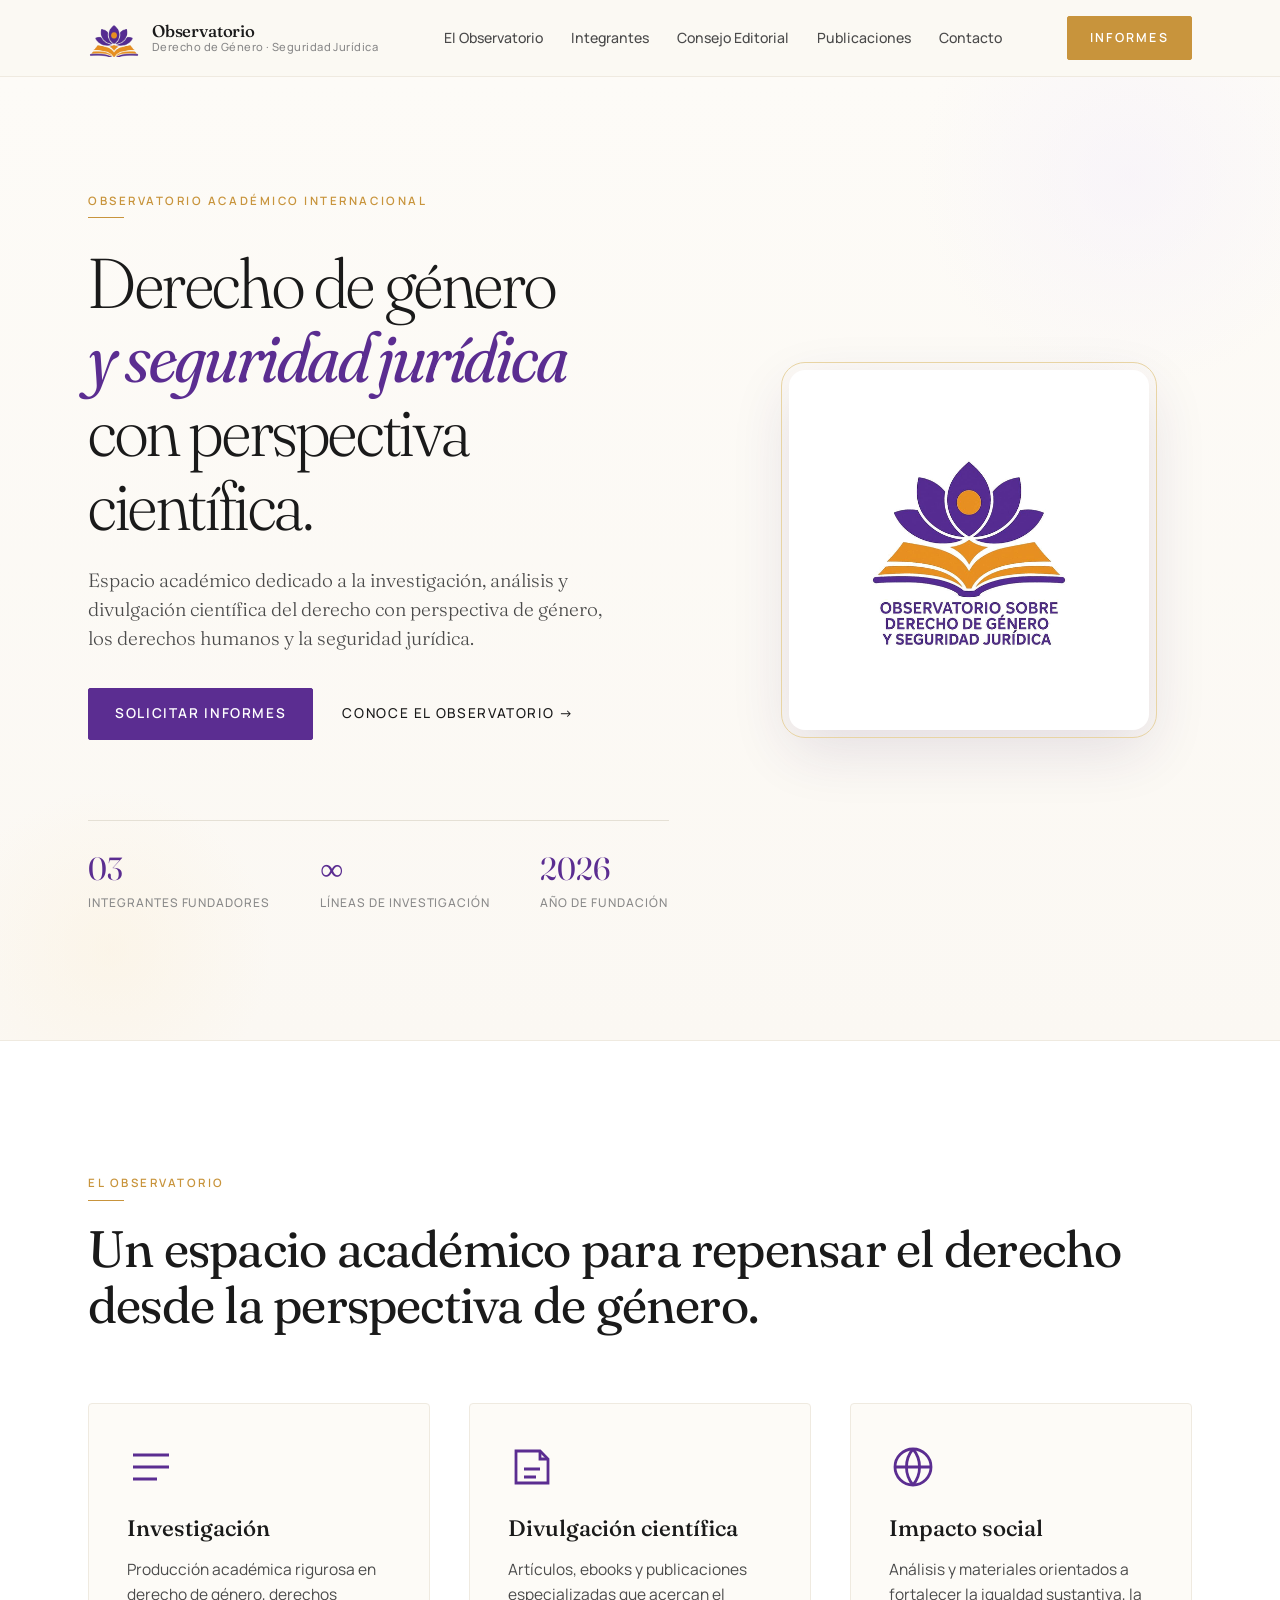
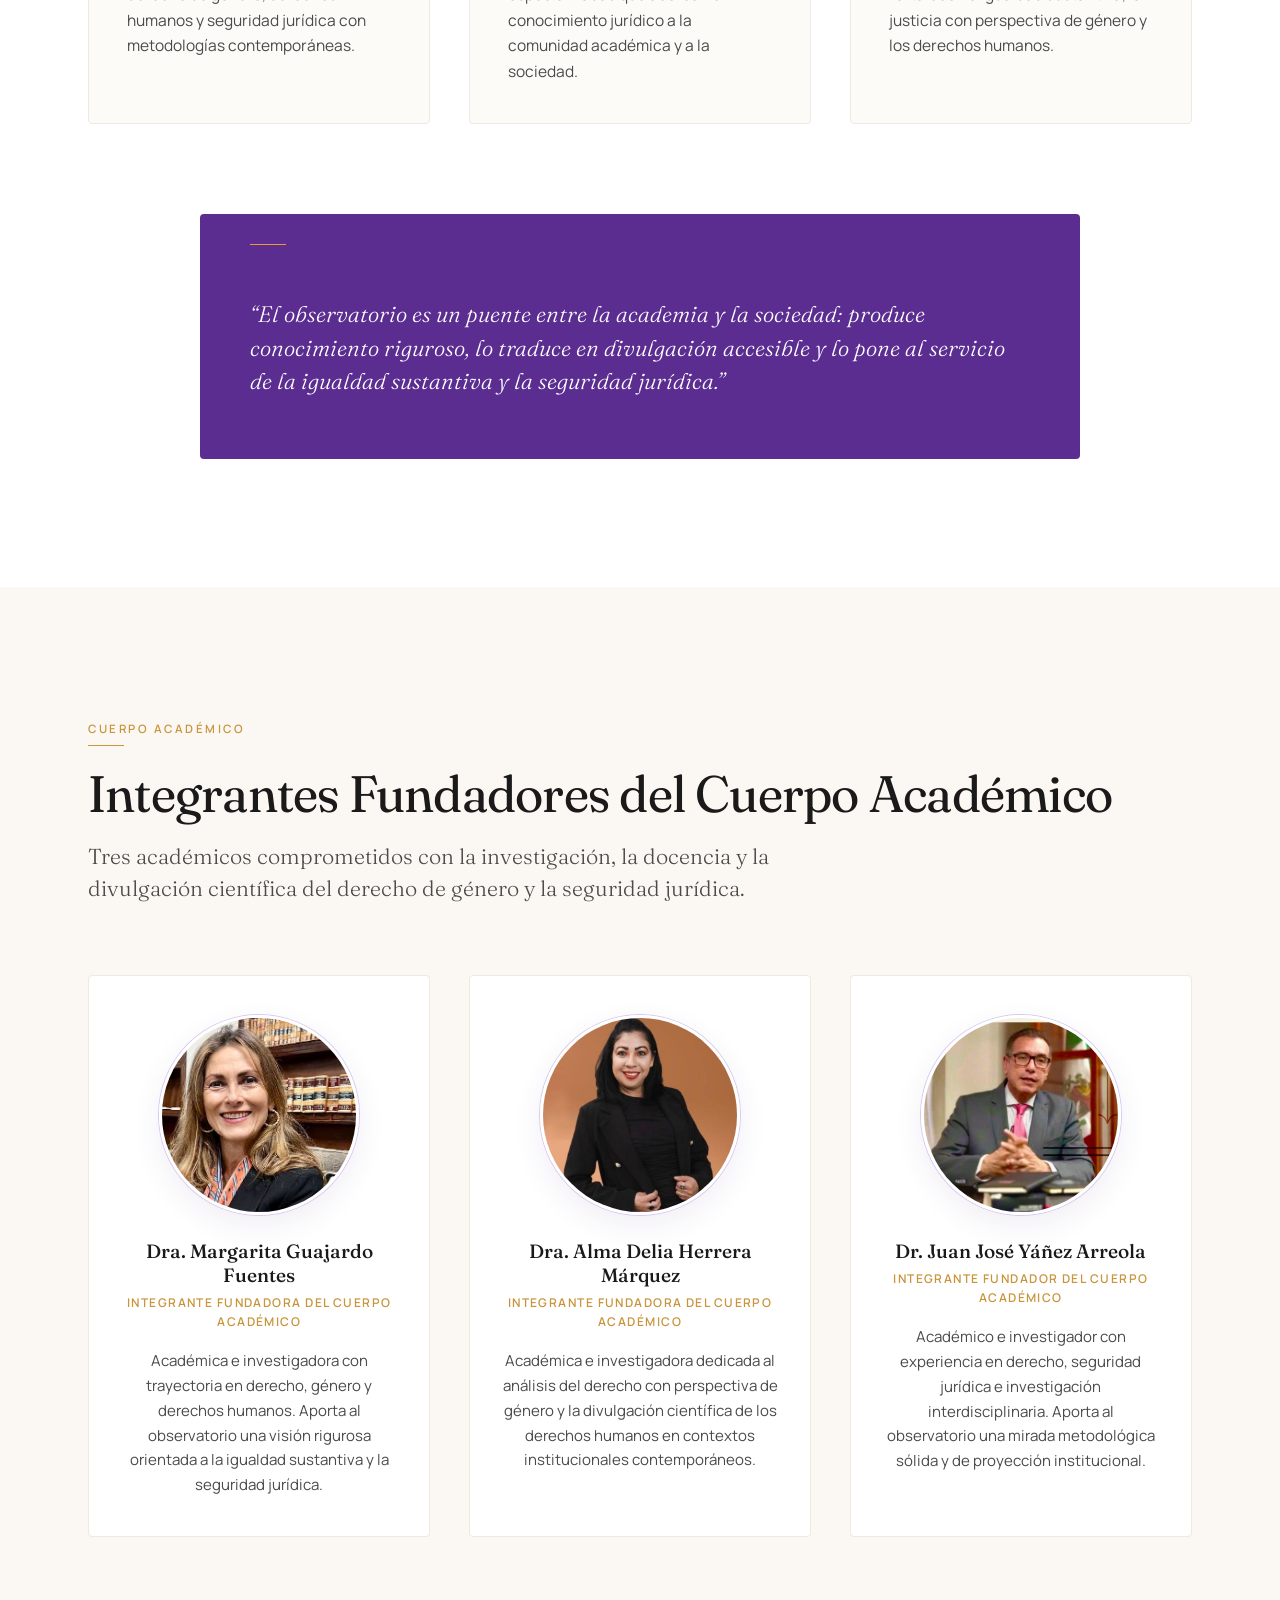
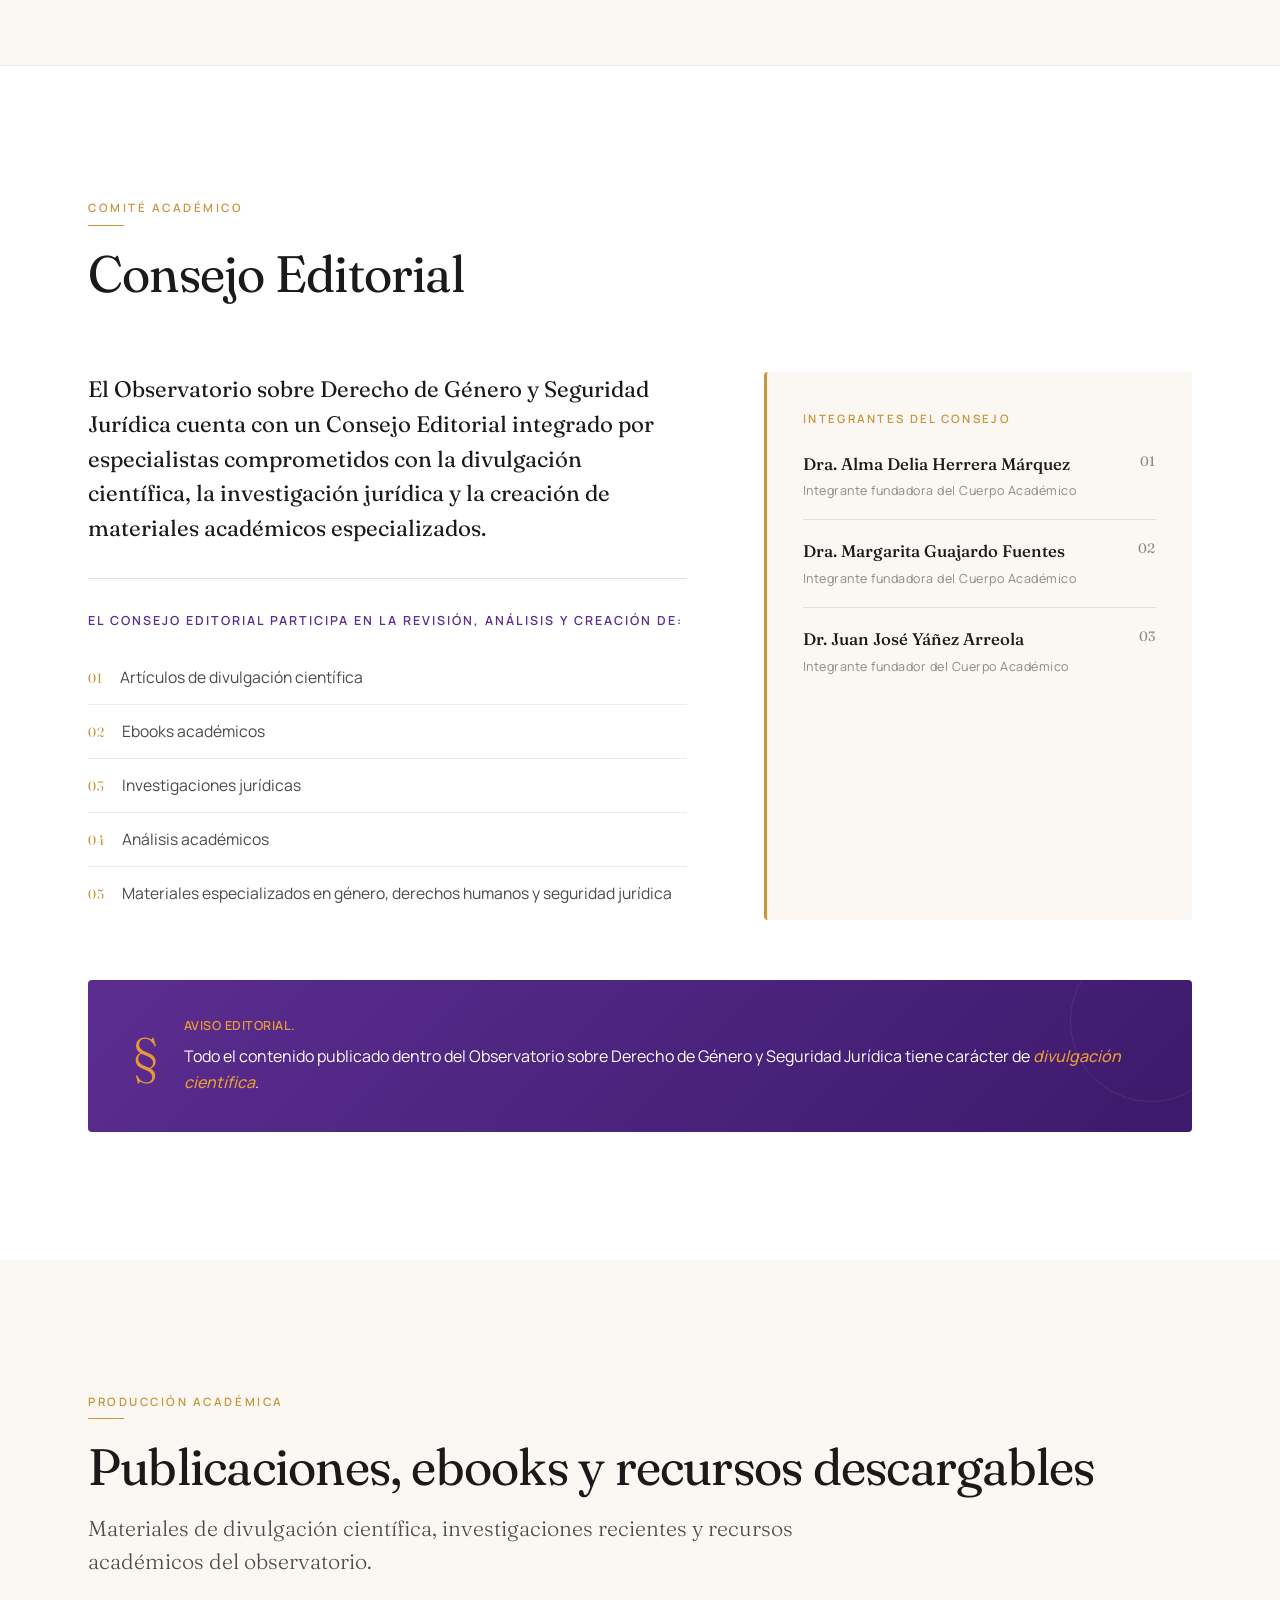
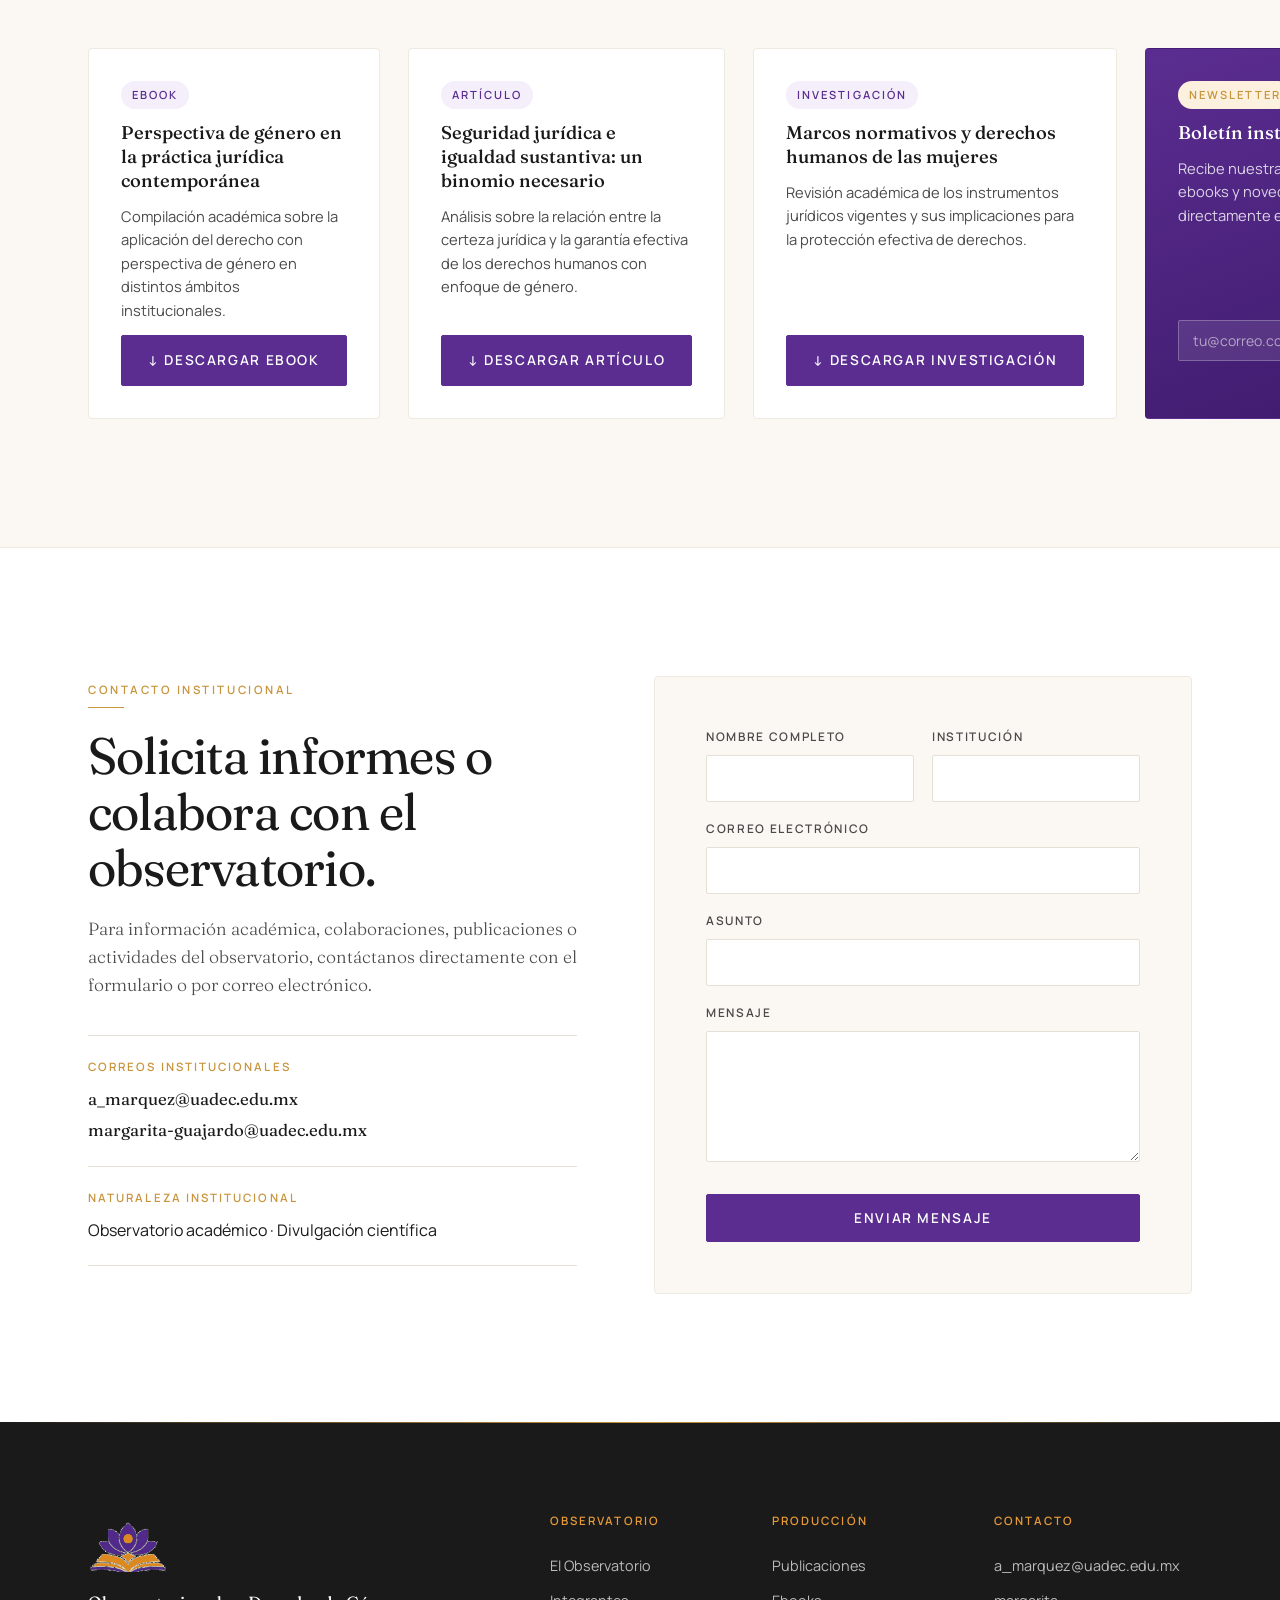
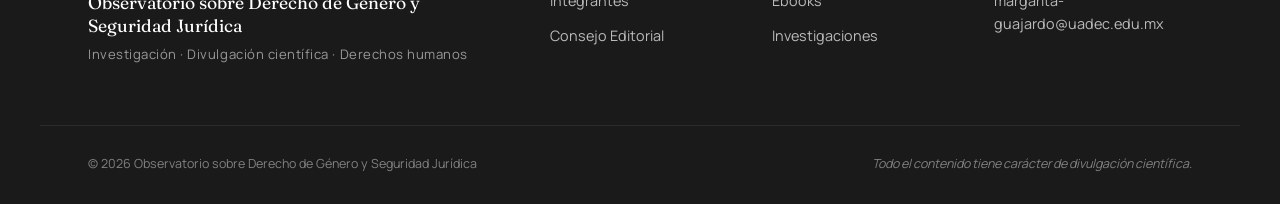
<file: observatorio-sitio/index.html>
<!DOCTYPE html>
<html lang="es">
<head>
<meta charset="UTF-8">
<meta name="viewport" content="width=device-width, initial-scale=1.0">
<title>Observatorio sobre Derecho de Género y Seguridad Jurídica</title>
<meta name="description" content="Observatorio académico dedicado al estudio, análisis y divulgación científica del derecho de género, los derechos humanos y la seguridad jurídica. Investigación, ebooks, publicaciones especializadas y perspectiva de género.">
<meta name="keywords" content="observatorio jurídico, género y derecho, seguridad jurídica, divulgación científica, derechos humanos, investigación jurídica, perspectiva de género, justicia y género, igualdad sustantiva, observatorio académico">
<meta name="author" content="Observatorio sobre Derecho de Género y Seguridad Jurídica">

<!-- Open Graph -->
<meta property="og:type" content="website">
<meta property="og:title" content="Observatorio sobre Derecho de Género y Seguridad Jurídica">
<meta property="og:description" content="Observatorio académico dedicado al estudio del derecho de género y la seguridad jurídica.">
<meta property="og:image" content="img/logo-oficial.png">

<!-- Favicon -->
<link rel="icon" type="image/png" href="img/logo-oficial.png">
<link rel="apple-touch-icon" href="img/logo-oficial.png">

<!-- Fonts -->
<link rel="preconnect" href="https://fonts.googleapis.com">
<link rel="preconnect" href="https://fonts.gstatic.com" crossorigin>
<link href="https://fonts.googleapis.com/css2?family=Fraunces:opsz,wght@9..144,300;9..144,400;9..144,500;9..144,600;9..144,700;9..144,800&family=Manrope:wght@300;400;500;600;700&display=swap" rel="stylesheet">

<link rel="stylesheet" href="styles.css">
</head>
<body>

<!-- ============== HEADER ============== -->
<header class="site-header" id="siteHeader">
  <div class="container header-inner">
    <a href="#inicio" class="brand">
      <img src="img/logo-icono.png" alt="Logo Observatorio" class="brand-logo">
      <span class="brand-text">
        <span class="brand-name">Observatorio</span>
        <span class="brand-sub">Derecho de Género · Seguridad Jurídica</span>
      </span>
    </a>

    <nav class="nav" id="mainNav">
      <a href="#observatorio">El Observatorio</a>
      <a href="#integrantes">Integrantes</a>
      <a href="#consejo">Consejo Editorial</a>
      <a href="#publicaciones">Publicaciones</a>
      <a href="#contacto">Contacto</a>
    </nav>

    <a href="#contacto" class="btn btn-informes">Informes</a>

    <button class="menu-toggle" id="menuToggle" aria-label="Abrir menú" aria-expanded="false">
      <span></span><span></span><span></span>
    </button>
  </div>
</header>

<!-- ============== HERO ============== -->
<section class="hero" id="inicio">
  <div class="hero-decor hero-decor-1"></div>
  <div class="hero-decor hero-decor-2"></div>

  <div class="container hero-inner">
    <div class="hero-copy">
      <span class="eyebrow">Observatorio Académico Internacional</span>
      <h1 class="hero-title">
        Derecho de género<br>
        <em>y seguridad jurídica</em><br>
        con perspectiva científica.
      </h1>
      <p class="hero-sub">
        Espacio académico dedicado a la investigación, análisis y divulgación
        científica del derecho con perspectiva de género, los derechos humanos
        y la seguridad jurídica.
      </p>
      <div class="hero-ctas">
        <a href="#contacto" class="btn btn-primary">Solicitar informes</a>
        <a href="#observatorio" class="btn btn-ghost">Conoce el observatorio →</a>
      </div>

      <div class="hero-meta">
        <div>
          <span class="meta-num">03</span>
          <span class="meta-label">Integrantes fundadores</span>
        </div>
        <div>
          <span class="meta-num">∞</span>
          <span class="meta-label">Líneas de investigación</span>
        </div>
        <div>
          <span class="meta-num">2026</span>
          <span class="meta-label">Año de fundación</span>
        </div>
      </div>
    </div>

    <div class="hero-visual">
      <div class="logo-frame">
        <img src="img/logo-oficial.png" alt="Logo del Observatorio" class="hero-logo">
      </div>
    </div>
  </div>
</section>

<!-- ============== EL OBSERVATORIO ============== -->
<section class="section observatorio-section" id="observatorio">
  <div class="container">
    <div class="section-head">
      <span class="eyebrow">El Observatorio</span>
      <h2 class="section-title">Un espacio académico para repensar el derecho desde la perspectiva de género.</h2>
    </div>

    <div class="pillars">
      <article class="pillar">
        <div class="pillar-icon" aria-hidden="true">
          <svg viewBox="0 0 24 24" fill="none" stroke="currentColor" stroke-width="1.4">
            <path d="M3 6h18M3 12h18M3 18h12"/>
          </svg>
        </div>
        <h3>Investigación</h3>
        <p>Producción académica rigurosa en derecho de género, derechos humanos y seguridad jurídica con metodologías contemporáneas.</p>
      </article>

      <article class="pillar">
        <div class="pillar-icon" aria-hidden="true">
          <svg viewBox="0 0 24 24" fill="none" stroke="currentColor" stroke-width="1.4">
            <path d="M4 4h12l4 4v12H4z"/><path d="M16 4v4h4"/><path d="M8 13h8M8 17h6"/>
          </svg>
        </div>
        <h3>Divulgación científica</h3>
        <p>Artículos, ebooks y publicaciones especializadas que acercan el conocimiento jurídico a la comunidad académica y a la sociedad.</p>
      </article>

      <article class="pillar">
        <div class="pillar-icon" aria-hidden="true">
          <svg viewBox="0 0 24 24" fill="none" stroke="currentColor" stroke-width="1.4">
            <circle cx="12" cy="12" r="9"/><path d="M3 12h18M12 3a14 14 0 0 1 0 18M12 3a14 14 0 0 0 0 18"/>
          </svg>
        </div>
        <h3>Impacto social</h3>
        <p>Análisis y materiales orientados a fortalecer la igualdad sustantiva, la justicia con perspectiva de género y los derechos humanos.</p>
      </article>
    </div>

    <div class="quote-block">
      <p>
        “El observatorio es un puente entre la academia y la sociedad: produce
        conocimiento riguroso, lo traduce en divulgación accesible y lo pone al
        servicio de la igualdad sustantiva y la seguridad jurídica.”
      </p>
    </div>
  </div>
</section>

<!-- ============== INTEGRANTES FUNDADORES ============== -->
<section class="section integrantes-section" id="integrantes">
  <div class="container">
    <div class="section-head">
      <span class="eyebrow">Cuerpo Académico</span>
      <h2 class="section-title">Integrantes Fundadores del Cuerpo Académico</h2>
      <p class="section-lead">
        Tres académicos comprometidos con la investigación, la docencia y la
        divulgación científica del derecho de género y la seguridad jurídica.
      </p>
    </div>

    <div class="members-grid">

      <article class="member-card">
        <div class="member-photo">
          <img src="img/margarita.jpg" alt="Dra. Margarita Guajardo Fuentes" loading="lazy">
        </div>
        <div class="member-body">
          <h3 class="member-name">Dra. Margarita Guajardo Fuentes</h3>
          <span class="member-role">Integrante fundadora del Cuerpo Académico</span>
          <p class="member-desc">
            Académica e investigadora con trayectoria en derecho, género y
            derechos humanos. Aporta al observatorio una visión rigurosa
            orientada a la igualdad sustantiva y la seguridad jurídica.
          </p>
        </div>
      </article>

      <article class="member-card">
        <div class="member-photo">
          <img src="img/alma.jpg" alt="Dra. Alma Delia Herrera Márquez" loading="lazy">
        </div>
        <div class="member-body">
          <h3 class="member-name">Dra. Alma Delia Herrera Márquez</h3>
          <span class="member-role">Integrante fundadora del Cuerpo Académico</span>
          <p class="member-desc">
            Académica e investigadora dedicada al análisis del derecho con
            perspectiva de género y la divulgación científica de los derechos
            humanos en contextos institucionales contemporáneos.
          </p>
        </div>
      </article>

      <article class="member-card">
        <div class="member-photo">
          <img src="img/juan-jose.jpg" alt="Dr. Juan José Yáñez Arreola" loading="lazy">
        </div>
        <div class="member-body">
          <h3 class="member-name">Dr. Juan José Yáñez Arreola</h3>
          <span class="member-role">Integrante fundador del Cuerpo Académico</span>
          <p class="member-desc">
            Académico e investigador con experiencia en derecho, seguridad
            jurídica e investigación interdisciplinaria. Aporta al observatorio
            una mirada metodológica sólida y de proyección institucional.
          </p>
        </div>
      </article>

    </div>
  </div>
</section>

<!-- ============== CONSEJO EDITORIAL ============== -->
<section class="section consejo-section" id="consejo">
  <div class="container">
    <div class="section-head">
      <span class="eyebrow">Comité Académico</span>
      <h2 class="section-title">Consejo Editorial</h2>
    </div>

    <div class="consejo-grid">
      <div class="consejo-intro">
        <p class="lead">
          El Observatorio sobre Derecho de Género y Seguridad Jurídica cuenta con
          un Consejo Editorial integrado por especialistas comprometidos con la
          divulgación científica, la investigación jurídica y la creación de
          materiales académicos especializados.
        </p>

        <h3 class="consejo-sub">El consejo editorial participa en la revisión, análisis y creación de:</h3>
        <ul class="consejo-list">
          <li><span>01</span>Artículos de divulgación científica</li>
          <li><span>02</span>Ebooks académicos</li>
          <li><span>03</span>Investigaciones jurídicas</li>
          <li><span>04</span>Análisis académicos</li>
          <li><span>05</span>Materiales especializados en género, derechos humanos y seguridad jurídica</li>
        </ul>
      </div>

      <aside class="consejo-members">
        <span class="aside-label">Integrantes del Consejo</span>
        <ol class="consejo-members-list">
          <li>
            <span class="consejo-name">Dra. Alma Delia Herrera Márquez</span>
            <span class="consejo-role">Integrante fundadora del Cuerpo Académico</span>
          </li>
          <li>
            <span class="consejo-name">Dra. Margarita Guajardo Fuentes</span>
            <span class="consejo-role">Integrante fundadora del Cuerpo Académico</span>
          </li>
          <li>
            <span class="consejo-name">Dr. Juan José Yáñez Arreola</span>
            <span class="consejo-role">Integrante fundador del Cuerpo Académico</span>
          </li>
        </ol>
      </aside>
    </div>

    <div class="disclaimer-box">
      <div class="disclaimer-mark" aria-hidden="true">§</div>
      <p>
        <strong>Aviso editorial.</strong> Todo el contenido publicado dentro del
        Observatorio sobre Derecho de Género y Seguridad Jurídica tiene carácter
        de <em>divulgación científica</em>.
      </p>
    </div>
  </div>
</section>

<!-- ============== PUBLICACIONES ============== -->
<section class="section publicaciones-section" id="publicaciones">
  <div class="container">
    <div class="section-head">
      <span class="eyebrow">Producción Académica</span>
      <h2 class="section-title">Publicaciones, ebooks y recursos descargables</h2>
      <p class="section-lead">
        Materiales de divulgación científica, investigaciones recientes y
        recursos académicos del observatorio.
      </p>
    </div>

    <div class="publicaciones-grid">
      <article class="pub-card">
        <span class="pub-tag">Ebook</span>
        <h3>Perspectiva de género en la práctica jurídica contemporánea</h3>
        <p>Compilación académica sobre la aplicación del derecho con perspectiva de género en distintos ámbitos institucionales.</p>
        <a href="PEGA_AQUI_LINK_DEL_EBOOK" target="_blank" rel="noopener" class="btn btn-primary" style="margin-top:auto;text-align:center;width:100%;box-sizing:border-box;">↓ Descargar Ebook</a>
      </article>

      <article class="pub-card">
        <span class="pub-tag">Artículo</span>
        <h3>Seguridad jurídica e igualdad sustantiva: un binomio necesario</h3>
        <p>Análisis sobre la relación entre la certeza jurídica y la garantía efectiva de los derechos humanos con enfoque de género.</p>
        <a href="PEGA_AQUI_LINK_DEL_ARTICULO" target="_blank" rel="noopener" class="btn btn-primary" style="margin-top:auto;text-align:center;width:100%;box-sizing:border-box;">↓ Descargar Artículo</a>
      </article>

      <article class="pub-card">
        <span class="pub-tag">Investigación</span>
        <h3>Marcos normativos y derechos humanos de las mujeres</h3>
        <p>Revisión académica de los instrumentos jurídicos vigentes y sus implicaciones para la protección efectiva de derechos.</p>
        <a href="PEGA_AQUI_LINK_DE_INVESTIGACION" target="_blank" rel="noopener" class="btn btn-primary" style="margin-top:auto;text-align:center;width:100%;box-sizing:border-box;">↓ Descargar Investigación</a>
      </article>

      <article class="pub-card pub-card-newsletter">
        <span class="pub-tag pub-tag-gold">Newsletter</span>
        <h3>Boletín institucional</h3>
        <p>Recibe nuestras publicaciones, ebooks y novedades académicas directamente en tu correo.</p>
        <form class="newsletter-form" onsubmit="handleNewsletter(event)">
          <input type="email" placeholder="tu@correo.com" required aria-label="Correo electrónico">
          <button type="submit" aria-label="Suscribirme">→</button>
        </form>
        <span id="newsletterMsg" class="form-msg"></span>
      </article>
    </div>
  </div>
</section>

<!-- ============== CONTACTO ============== -->
<section class="section contacto-section" id="contacto">
  <div class="container contacto-inner">
    <div class="contacto-left">
      <span class="eyebrow">Contacto institucional</span>
      <h2 class="section-title">Solicita informes o colabora con el observatorio.</h2>
      <p class="contacto-intro">
        Para información académica, colaboraciones, publicaciones o actividades
        del observatorio, contáctanos directamente con el formulario o por
        correo electrónico.
      </p>

      <ul class="contacto-list">
        <li>
          <span class="contacto-label">Correos institucionales</span>
          <a href="mailto:a_marquez@uadec.edu.mx">a_marquez@uadec.edu.mx</a>
          <a href="mailto:margarita-guajardo@uadec.edu.mx">margarita-guajardo@uadec.edu.mx</a>
        </li>
        <li>
          <span class="contacto-label">Naturaleza institucional</span>
          <span>Observatorio académico · Divulgación científica</span>
        </li>
      </ul>
    </div>

    <form class="contacto-form" id="contactForm" name="contacto" data-netlify="true" novalidate>
      <input type="hidden" name="form-name" value="contacto">
      <div class="form-row">
        <label>
          <span>Nombre completo</span>
          <input type="text" name="nombre" required>
        </label>
        <label>
          <span>Institución</span>
          <input type="text" name="institucion">
        </label>
      </div>

      <label class="form-block">
        <span>Correo electrónico</span>
        <input type="email" name="correo" required>
      </label>

      <label class="form-block">
        <span>Asunto</span>
        <input type="text" name="asunto" required>
      </label>

      <label class="form-block">
        <span>Mensaje</span>
        <textarea name="mensaje" rows="5" required></textarea>
      </label>

      <button type="submit" class="btn btn-primary btn-block">Enviar mensaje</button>

      <div class="form-feedback" id="formFeedback" role="status" aria-live="polite"></div>
    </form>
  </div>
</section>

<!-- ============== FOOTER ============== -->
<footer class="site-footer">
  <div class="container footer-inner">
    <div class="footer-brand">
      <img src="img/logo-icono.png" alt="Logo Observatorio" class="footer-logo">
      <p class="footer-name">Observatorio sobre Derecho de Género y Seguridad Jurídica</p>
      <p class="footer-tag">Investigación · Divulgación científica · Derechos humanos</p>
    </div>

    <div class="footer-cols">
      <div>
        <h4>Observatorio</h4>
        <a href="#observatorio">El Observatorio</a>
        <a href="#integrantes">Integrantes</a>
        <a href="#consejo">Consejo Editorial</a>
      </div>
      <div>
        <h4>Producción</h4>
        <a href="#publicaciones">Publicaciones</a>
        <a href="#publicaciones">Ebooks</a>
        <a href="#publicaciones">Investigaciones</a>
      </div>
      <div>
        <h4>Contacto</h4>
        <a href="mailto:a_marquez@uadec.edu.mx">a_marquez@uadec.edu.mx</a>
        <a href="mailto:margarita-guajardo@uadec.edu.mx">margarita-guajardo@uadec.edu.mx</a>
      </div>
    </div>
  </div>

  <div class="footer-bottom container">
    <span>© <span id="year"></span> Observatorio sobre Derecho de Género y Seguridad Jurídica</span>
    <span class="footer-note">Todo el contenido tiene carácter de divulgación científica.</span>
  </div>
</footer>

<script src="script.js"></script>
</body>
</html>
</file>
<file: styles.css>
/* ==============================================
   OBSERVATORIO SOBRE DERECHO DE GÉNERO
   Y SEGURIDAD JURÍDICA
   Stylesheet — editorial / think tank / académico
   ============================================== */

:root {
  /* Color palette */
  --purple:       #5B2D91;
  --purple-deep:  #3D1A6B;
  --purple-soft:  #F4EFFB;
  --purple-line:  #D8C9F0;

  --gold:         #C8943C;
  --gold-light:   #E89A37;
  --gold-soft:    #FBF1DE;
  --gold-line:    #E8D4A4;

  --ink:          #1A1A1A;
  --ink-soft:     #4A4A4A;
  --ink-mute:     #8A8A8A;

  --paper:        #FBF8F3;
  --paper-warm:   #FDFBF7;
  --white:        #FFFFFF;
  --line:         #E5E0D5;
  --line-soft:    #EFEAE0;

  /* Typography */
  --ff-display:   'Fraunces', 'Cormorant Garamond', Georgia, serif;
  --ff-body:      'Manrope', 'Helvetica Neue', system-ui, sans-serif;

  /* Layout */
  --max-w:        1200px;
  --section-py:   clamp(70px, 10vw, 130px);
  --radius:       4px;
  --radius-lg:    16px;

  /* Shadows */
  --shadow-sm:    0 2px 8px rgba(60, 30, 100, 0.05);
  --shadow-md:    0 10px 30px rgba(60, 30, 100, 0.08);
  --shadow-lg:    0 20px 60px rgba(60, 30, 100, 0.12);
}

* { box-sizing: border-box; margin: 0; padding: 0; }

html { scroll-behavior: smooth; }

body {
  font-family: var(--ff-body);
  font-size: 16px;
  line-height: 1.6;
  color: var(--ink);
  background: var(--paper-warm);
  -webkit-font-smoothing: antialiased;
  -moz-osx-font-smoothing: grayscale;
}

img { display: block; max-width: 100%; height: auto; }

a { color: inherit; text-decoration: none; transition: color .2s ease; }

button, input, textarea {
  font-family: inherit;
  font-size: inherit;
  color: inherit;
}

.container {
  max-width: var(--max-w);
  margin: 0 auto;
  padding: 0 clamp(20px, 5vw, 48px);
}

/* ====== Typography primitives ====== */

.eyebrow {
  display: inline-block;
  font-family: var(--ff-body);
  font-size: 0.72rem;
  font-weight: 600;
  letter-spacing: 0.22em;
  text-transform: uppercase;
  color: var(--gold);
  padding-bottom: 8px;
  position: relative;
}
.eyebrow::after {
  content: '';
  position: absolute;
  left: 0; bottom: 0;
  width: 36px; height: 1px;
  background: var(--gold);
}

.section-title {
  font-family: var(--ff-display);
  font-weight: 400;
  font-size: clamp(2rem, 4vw, 3.2rem);
  line-height: 1.1;
  letter-spacing: -0.015em;
  color: var(--ink);
  margin: 20px 0 16px;
  font-variation-settings: "opsz" 60, "SOFT" 30;
}

.section-title em {
  font-style: italic;
  color: var(--purple);
  font-weight: 300;
}

.section-lead {
  font-family: var(--ff-display);
  font-weight: 300;
  font-size: clamp(1.1rem, 1.8vw, 1.35rem);
  line-height: 1.5;
  color: var(--ink-soft);
  max-width: 720px;
  margin-top: 18px;
}

.section-head { margin-bottom: clamp(40px, 6vw, 70px); }

/* ====== Buttons ====== */

.btn {
  display: inline-flex;
  align-items: center;
  justify-content: center;
  gap: 8px;
  padding: 14px 26px;
  border: 1px solid transparent;
  border-radius: 2px;
  font-family: var(--ff-body);
  font-weight: 600;
  font-size: 0.85rem;
  letter-spacing: 0.12em;
  text-transform: uppercase;
  cursor: pointer;
  transition: all .25s cubic-bezier(.2,.7,.3,1);
  white-space: nowrap;
}

.btn-primary {
  background: var(--purple);
  color: var(--white);
  border-color: var(--purple);
}
.btn-primary:hover {
  background: var(--purple-deep);
  border-color: var(--purple-deep);
  transform: translateY(-1px);
  box-shadow: var(--shadow-md);
}

.btn-ghost {
  background: transparent;
  color: var(--ink);
  border-color: transparent;
  padding: 14px 0;
  font-weight: 500;
}
.btn-ghost:hover { color: var(--purple); }

.btn-informes {
  background: linear-gradient(135deg, var(--gold) 0%, var(--gold-light) 100%);
  color: var(--white);
  border-color: transparent;
  padding: 11px 24px;
  font-size: 0.72rem;
  letter-spacing: 0.2em;
  box-shadow: 0 2px 12px rgba(200, 148, 60, 0.35);
}
.btn-informes:hover {
  background: linear-gradient(135deg, var(--purple) 0%, var(--purple-deep) 100%);
  border-color: transparent;
  box-shadow: 0 4px 18px rgba(91, 45, 145, 0.3);
  transform: translateY(-1px);
}

.btn-block { width: 100%; }

/* ====== Header ====== */

.site-header {
  position: sticky;
  top: 0;
  z-index: 50;
  background: rgba(253, 251, 247, 0.92);
  backdrop-filter: blur(20px);
  -webkit-backdrop-filter: blur(20px);
  border-bottom: none;
  transition: background .3s ease, box-shadow .3s ease;
}
.site-header::before {
  content: '';
  position: absolute;
  top: 0; left: 0; right: 0;
  height: 2px;
  background: linear-gradient(90deg, var(--purple), var(--gold), var(--purple));
}
.site-header::after {
  content: '';
  position: absolute;
  bottom: 0; left: 0; right: 0;
  height: 1px;
  background: linear-gradient(90deg, transparent, var(--gold-line), var(--purple-line), transparent);
}

.site-header.scrolled {
  background: rgba(255, 255, 255, 0.98);
  box-shadow: 0 4px 24px rgba(60, 30, 100, 0.07);
}

.header-inner {
  display: flex;
  align-items: center;
  justify-content: space-between;
  gap: 20px;
  padding-top: 14px;
  padding-bottom: 14px;
}

.brand {
  display: flex;
  align-items: center;
  gap: 12px;
  flex-shrink: 0;
}
.brand-logo { width: 48px; height: auto; flex-shrink: 0; }
.brand-text { display: flex; flex-direction: column; line-height: 1.15; }
.brand-name {
  font-family: var(--ff-display);
  font-weight: 600;
  font-size: 1rem;
  color: var(--ink);
  letter-spacing: -0.01em;
}
.brand-sub {
  font-size: 0.66rem;
  color: var(--ink-mute);
  letter-spacing: 0.06em;
  font-weight: 500;
  text-transform: uppercase;
}

.nav {
  display: flex;
  gap: 18px;
  font-size: 0.8rem;
  font-weight: 600;
}
.nav a {
  position: relative;
  color: var(--ink-soft);
  padding: 6px 0;
  white-space: nowrap;
  letter-spacing: 0.04em;
  text-transform: uppercase;
  font-size: 0.72rem;
}
.nav a::after {
  content: '';
  position: absolute;
  left: 0; bottom: 0;
  width: 0; height: 1.5px;
  background: linear-gradient(90deg, var(--gold), var(--purple));
  transition: width .3s ease;
}
.nav a:hover { color: var(--purple); }
.nav a:hover::after { width: 100%; }

.menu-toggle {
  display: none;
  background: transparent;
  border: none;
  width: 36px; height: 36px;
  flex-direction: column;
  justify-content: center;
  align-items: center;
  gap: 5px;
  cursor: pointer;
}
.menu-toggle span {
  display: block;
  width: 22px; height: 1.5px;
  background: var(--ink);
  transition: transform .25s ease, opacity .25s ease;
}
.menu-toggle[aria-expanded="true"] span:nth-child(1) { transform: translateY(6.5px) rotate(45deg); }
.menu-toggle[aria-expanded="true"] span:nth-child(2) { opacity: 0; }
.menu-toggle[aria-expanded="true"] span:nth-child(3) { transform: translateY(-6.5px) rotate(-45deg); }

/* ====== HERO ====== */

.hero {
  position: relative;
  padding: clamp(60px, 9vw, 110px) 0 clamp(70px, 10vw, 130px);
  background: linear-gradient(180deg, var(--paper-warm) 0%, var(--paper) 100%);
  overflow: hidden;
}

.hero-decor {
  position: absolute;
  border-radius: 50%;
  pointer-events: none;
  opacity: 0.5;
}
.hero-decor-1 {
  width: 500px; height: 500px;
  background: radial-gradient(circle, var(--purple-soft) 0%, transparent 60%);
  top: -150px; right: -100px;
}
.hero-decor-2 {
  width: 380px; height: 380px;
  background: radial-gradient(circle, var(--gold-soft) 0%, transparent 60%);
  bottom: -100px; left: -80px;
}

.hero-inner {
  position: relative;
  display: grid;
  grid-template-columns: 1.3fr 1fr;
  gap: clamp(40px, 6vw, 80px);
  align-items: center;
}

.hero-title {
  font-family: var(--ff-display);
  font-weight: 300;
  font-size: clamp(2.3rem, 5.5vw, 4.6rem);
  line-height: 1.05;
  letter-spacing: -0.02em;
  color: var(--ink);
  margin: 28px 0 24px;
  font-variation-settings: "opsz" 144, "SOFT" 50;
}
.hero-title em {
  font-style: italic;
  font-weight: 400;
  color: var(--purple);
}

.hero-sub {
  font-family: var(--ff-display);
  font-weight: 300;
  font-size: clamp(1.05rem, 1.5vw, 1.25rem);
  line-height: 1.5;
  color: var(--ink-soft);
  max-width: 540px;
  margin-bottom: 36px;
}

.hero-ctas {
  display: flex;
  align-items: center;
  gap: 28px;
  flex-wrap: wrap;
}

.hero-meta {
  display: flex;
  gap: clamp(20px, 4vw, 50px);
  margin-top: clamp(50px, 7vw, 80px);
  padding-top: 32px;
  border-top: 1px solid var(--line);
}
.hero-meta > div { display: flex; flex-direction: column; }
.meta-num {
  font-family: var(--ff-display);
  font-weight: 400;
  font-size: clamp(1.6rem, 2.5vw, 2.2rem);
  color: var(--purple);
  line-height: 1;
  font-variation-settings: "opsz" 144;
}
.meta-label {
  font-size: 0.75rem;
  letter-spacing: 0.08em;
  text-transform: uppercase;
  color: var(--ink-mute);
  margin-top: 8px;
  font-weight: 500;
}

.hero-visual { display: flex; justify-content: center; align-items: center; }
.logo-frame {
  position: relative;
  width: clamp(240px, 30vw, 360px);
  aspect-ratio: 1;
  background: var(--white);
  border-radius: var(--radius-lg);
  box-shadow: var(--shadow-lg);
  display: flex;
  align-items: center;
  justify-content: center;
  padding: clamp(28px, 4vw, 50px);
}
.logo-frame::before {
  content: '';
  position: absolute;
  inset: -8px;
  border: 1px solid var(--gold-line);
  border-radius: calc(var(--radius-lg) + 8px);
  pointer-events: none;
}
.hero-logo { width: 100%; height: auto; }

/* ====== Section base ====== */

.section { padding: var(--section-py) 0; }

/* ====== Observatorio / Pilares ====== */

.observatorio-section {
  background: var(--white);
  border-top: 1px solid var(--line-soft);
}

.pillars {
  display: grid;
  grid-template-columns: repeat(3, 1fr);
  gap: clamp(24px, 3vw, 40px);
  margin-bottom: clamp(60px, 8vw, 90px);
}

.pillar {
  padding: clamp(28px, 3vw, 40px);
  background: var(--paper-warm);
  border: 1px solid var(--line-soft);
  border-radius: var(--radius);
  transition: transform .3s ease, box-shadow .3s ease;
}
.pillar:hover {
  transform: translateY(-4px);
  box-shadow: var(--shadow-md);
}
.pillar-icon {
  width: 48px; height: 48px;
  color: var(--purple);
  margin-bottom: 20px;
}
.pillar-icon svg { width: 100%; height: 100%; }
.pillar h3 {
  font-family: var(--ff-display);
  font-weight: 500;
  font-size: 1.4rem;
  color: var(--ink);
  margin-bottom: 10px;
}
.pillar p {
  color: var(--ink-soft);
  font-size: 0.97rem;
  line-height: 1.65;
}

.pillar-link {
  display: inline-block;
  margin-top: 16px;
  font-size: 0.8rem;
  font-weight: 600;
  letter-spacing: 0.08em;
  color: var(--purple);
  text-decoration: none;
  border-bottom: 1px solid var(--purple-line);
  padding-bottom: 2px;
  transition: color .2s, border-color .2s;
}
.pillar-link:hover { color: var(--gold); border-color: var(--gold); }

/* ── Grupo de bloques colapsables ── */
.bloques-grupo {
  display: flex;
  flex-direction: column;
  margin: clamp(40px, 5vw, 60px) 0 clamp(50px, 6vw, 70px);
  border-radius: var(--radius);
  overflow: hidden;
  box-shadow: 0 8px 40px rgba(60, 30, 100, 0.12);
  border: 1px solid var(--line-soft);
}
.bloques-grupo > div {
  margin: 0 !important;
  border-radius: 0 !important;
  border: none !important;
  border-bottom: 1px solid rgba(0,0,0,0.08) !important;
}
.bloques-grupo > div:last-child {
  border-bottom: none !important;
}

/* ── Biografías Mujeres de la Ciencia ── */
.biografias-block {
  margin: clamp(40px, 5vw, 60px) 0 0;
  border: 1px solid var(--line-soft);
  border-radius: var(--radius);
  overflow: hidden;
}

.biografias-head {
  width: 100%;
  background: linear-gradient(135deg, var(--gold) 0%, var(--gold-light) 100%);
  padding: clamp(22px, 2.8vw, 32px) clamp(28px, 3.5vw, 44px);
  border: none;
  cursor: pointer;
  display: flex;
  align-items: center;
  justify-content: space-between;
  gap: 16px;
  text-align: left;
  transition: filter .2s ease;
}
.biografias-head:hover { filter: brightness(1.08); }
.biografias-head .eyebrow { color: var(--white); }
.biografias-head .eyebrow::after { background: var(--white); }

.biografias-title {
  font-family: var(--ff-display);
  font-weight: 400;
  font-size: clamp(1.1rem, 1.8vw, 1.4rem);
  color: var(--white);
  margin-top: 14px;
  line-height: 1.3;
}

.biografias-block .tratados-chevron { color: var(--white); }
.biografias-block[data-open="true"] .tratados-chevron { transform: rotate(180deg); }

.biografias-lista {
  max-height: 0;
  overflow: hidden;
  transition: max-height .5s cubic-bezier(.4,0,.2,1);
  background: var(--paper-warm);
}
.biografias-block[data-open="true"] .biografias-lista { max-height: 1600px; }

.bio-grid {
  display: grid;
  grid-template-columns: repeat(3, 1fr);
  gap: clamp(16px, 2vw, 24px);
  padding: clamp(24px, 3vw, 36px);
}

.bio-card {
  background: var(--white);
  border-radius: var(--radius);
  padding: clamp(20px, 2.5vw, 28px);
  border: 1px solid var(--line-soft);
  display: flex;
  flex-direction: column;
  gap: 12px;
  transition: transform .3s ease, box-shadow .3s ease;
}
.bio-card:hover { transform: translateY(-4px); box-shadow: var(--shadow-md); }

.bio-header {
  display: flex;
  align-items: center;
  gap: 14px;
}

.bio-inicial {
  width: 44px;
  height: 44px;
  border-radius: 50%;
  background: var(--gold-soft);
  border: 2px solid var(--gold-line);
  display: flex;
  align-items: center;
  justify-content: center;
  font-family: var(--ff-display);
  font-weight: 600;
  font-size: 0.85rem;
  color: var(--gold);
  flex-shrink: 0;
  letter-spacing: 0.02em;
}

.bio-nombre {
  font-family: var(--ff-display);
  font-weight: 500;
  font-size: 1.05rem;
  color: var(--ink);
  line-height: 1.2;
  margin: 0;
}

.bio-año {
  display: block;
  font-size: 0.74rem;
  color: var(--ink-mute);
  letter-spacing: 0.04em;
  margin-top: 2px;
}

.bio-texto {
  font-size: 0.88rem;
  line-height: 1.65;
  color: var(--ink-soft);
  flex: 1;
}

.bio-campo {
  display: inline-block;
  font-size: 0.7rem;
  letter-spacing: 0.14em;
  text-transform: uppercase;
  font-weight: 600;
  color: var(--gold);
  background: var(--gold-soft);
  padding: 4px 10px;
  border-radius: 100px;
  align-self: flex-start;
}

@media (max-width: 1024px) { .bio-grid { grid-template-columns: 1fr 1fr; } }
@media (max-width: 680px)  { .bio-grid { grid-template-columns: 1fr; } }

/* ── Indicadores ── */
.indicadores-block {
  margin: clamp(40px, 5vw, 60px) 0 0;
  border: 1px solid var(--line-soft);
  border-radius: var(--radius);
  overflow: hidden;
}
.indicadores-head {
  width: 100%;
  background: linear-gradient(135deg, var(--gold) 0%, var(--gold-light) 100%);
  padding: clamp(22px, 2.8vw, 32px) clamp(28px, 3.5vw, 44px);
  border: none;
  cursor: pointer;
  display: flex;
  align-items: center;
  justify-content: space-between;
  gap: 16px;
  text-align: left;
  transition: filter .2s ease;
}
.indicadores-head:hover { filter: brightness(1.08); }
.indicadores-head .eyebrow { color: var(--white); }
.indicadores-head .eyebrow::after { background: var(--white); }
.indicadores-title {
  font-family: var(--ff-display);
  font-weight: 400;
  font-size: clamp(1.1rem, 1.8vw, 1.4rem);
  color: var(--white);
  margin-top: 14px;
  line-height: 1.3;
}
.indicadores-block .tratados-chevron { color: var(--white); }
.indicadores-block[data-open="true"] .tratados-chevron { transform: rotate(180deg); }
.indicadores-content {
  max-height: 0;
  overflow: hidden;
  transition: max-height .5s cubic-bezier(.4,0,.2,1);
  background: var(--paper-warm);
}
.indicadores-block[data-open="true"] .indicadores-content { max-height: 1600px; }
.indicadores-empty {
  padding: 48px;
  text-align: center;
}
.indicadores-empty p {
  font-family: var(--ff-display);
  font-weight: 300;
  font-style: italic;
  font-size: 1.1rem;
  color: var(--ink-mute);
}

/* ── Igualdad de Empresas ── */
.igualdad-empresas-block {
  margin: clamp(40px, 5vw, 60px) 0 0;
  border: 1px solid var(--line-soft);
  border-radius: var(--radius);
  overflow: hidden;
}
.igualdad-empresas-head {
  width: 100%;
  background: linear-gradient(135deg, var(--gold) 0%, var(--gold-light) 100%);
  padding: clamp(22px, 2.8vw, 32px) clamp(28px, 3.5vw, 44px);
  border: none;
  cursor: pointer;
  display: flex;
  align-items: center;
  justify-content: space-between;
  gap: 16px;
  text-align: left;
  transition: filter .2s ease;
}
.igualdad-empresas-head:hover { filter: brightness(1.08); }
.igualdad-empresas-head .eyebrow { color: var(--white); }
.igualdad-empresas-head .eyebrow::after { background: var(--white); }
.igualdad-empresas-title {
  font-family: var(--ff-display);
  font-weight: 400;
  font-size: clamp(1.1rem, 1.8vw, 1.4rem);
  color: var(--white);
  margin-top: 14px;
  line-height: 1.3;
}
.igualdad-empresas-block .tratados-chevron { color: var(--white); }
.igualdad-empresas-block[data-open="true"] .tratados-chevron { transform: rotate(180deg); }
.igualdad-empresas-content {
  max-height: 0;
  overflow: hidden;
  transition: max-height .5s cubic-bezier(.4,0,.2,1);
  background: var(--paper-warm);
}
.igualdad-empresas-block[data-open="true"] .igualdad-empresas-content { max-height: 1600px; }
.igualdad-empresas-empty {
  padding: 48px;
  text-align: center;
}
.igualdad-empresas-empty p {
  font-family: var(--ff-display);
  font-weight: 300;
  font-style: italic;
  font-size: 1.1rem;
  color: var(--ink-mute);
}

/* ── FAQ Igualdad de Empresas ── */
.faq-intro {
  padding: clamp(20px, 2.5vw, 28px) clamp(24px, 3vw, 36px) 0;
  font-family: var(--ff-display);
  font-weight: 300;
  font-style: italic;
  font-size: 1rem;
  color: var(--ink-soft);
}

.faq-list {
  padding: clamp(16px, 2vw, 24px) clamp(24px, 3vw, 36px) clamp(24px, 3vw, 36px);
  display: flex;
  flex-direction: column;
  gap: 8px;
}

.faq-item {
  border: 1px solid var(--line-soft);
  border-radius: var(--radius);
  overflow: hidden;
}

.faq-q {
  width: 100%;
  display: flex;
  align-items: center;
  justify-content: space-between;
  gap: 16px;
  padding: 16px 20px;
  background: var(--white);
  border: none;
  cursor: pointer;
  text-align: left;
  font-family: var(--ff-body);
  font-weight: 600;
  font-size: 0.9rem;
  color: var(--ink);
  line-height: 1.4;
  transition: background .2s ease, color .2s ease;
}
.faq-q:hover { background: var(--purple-soft); color: var(--purple); }
.faq-item[data-open="true"] .faq-q {
  background: var(--purple);
  color: var(--white);
}

.faq-chevron {
  flex-shrink: 0;
  color: var(--gold);
  transition: transform .3s ease;
}
.faq-item[data-open="true"] .faq-chevron {
  transform: rotate(180deg);
  color: var(--white);
}

.faq-a {
  max-height: 0;
  overflow: hidden;
  transition: max-height .4s cubic-bezier(.4,0,.2,1);
  background: var(--paper-warm);
}
.faq-item[data-open="true"] .faq-a { max-height: 400px; }

.faq-a p {
  padding: 18px 20px;
  font-size: 0.92rem;
  line-height: 1.7;
  color: var(--ink-soft);
  border-left: 3px solid var(--gold);
}

/* ── Tratados Internacionales ── */
.tratados-block {
  margin: clamp(40px, 5vw, 60px) 0 clamp(50px, 6vw, 70px);
  border: 1px solid var(--line-soft);
  border-radius: var(--radius);
  overflow: hidden;
}

.tratados-head {
  width: 100%;
  background: linear-gradient(135deg, var(--purple) 0%, var(--purple-deep) 100%);
  padding: clamp(22px, 2.8vw, 32px) clamp(28px, 3.5vw, 44px);
  border: none;
  cursor: pointer;
  display: flex;
  align-items: center;
  justify-content: space-between;
  gap: 16px;
  text-align: left;
  transition: filter .2s ease;
}
.tratados-head:hover { filter: brightness(1.12); }
.tratados-head .eyebrow { color: var(--gold-light); }
.tratados-head .eyebrow::after { background: var(--gold-light); }

.tratados-title {
  font-family: var(--ff-display);
  font-weight: 400;
  font-size: clamp(1.1rem, 1.8vw, 1.4rem);
  color: var(--white);
  margin-top: 14px;
  line-height: 1.3;
}

.tratados-chevron {
  color: var(--gold-light);
  flex-shrink: 0;
  transition: transform .35s ease;
}
.tratados-block[data-open="true"] .tratados-chevron { transform: rotate(180deg); }

.tratados-lista {
  max-height: 0;
  overflow: hidden;
  transition: max-height .45s cubic-bezier(.4,0,.2,1);
}
.tratados-block[data-open="true"] .tratados-lista {
  max-height: 800px;
}

.tratados-lista {
  list-style: none;
  margin: 0;
  padding: 0;
}

.tratados-lista li { border-bottom: 1px solid var(--line-soft); }
.tratados-lista li:last-child { border-bottom: none; }

.tratados-lista a {
  display: grid;
  grid-template-columns: 2.5rem 1fr 2rem;
  align-items: center;
  gap: 16px;
  padding: 16px clamp(20px, 3vw, 36px);
  background: var(--white);
  color: inherit;
  text-decoration: none;
  transition: background .2s ease;
}
.tratados-lista a:hover { background: var(--purple-soft); }

.tratado-num {
  font-family: var(--ff-display);
  font-weight: 400;
  font-size: 1rem;
  color: var(--gold);
  letter-spacing: 0.05em;
  line-height: 1;
}

.tratado-info {
  display: flex;
  flex-direction: column;
  gap: 2px;
}
.tratado-info strong {
  font-size: 0.95rem;
  font-weight: 600;
  color: var(--ink);
  line-height: 1.3;
}
.tratado-info em {
  font-style: normal;
  font-size: 0.76rem;
  letter-spacing: 0.06em;
  text-transform: uppercase;
  color: var(--purple);
  font-weight: 500;
}

.tratado-ext {
  font-size: 1.1rem;
  color: var(--gold);
  text-align: right;
  transition: transform .2s ease;
}
.tratados-lista a:hover .tratado-ext { transform: translate(2px, -2px); }

@media (max-width: 680px) {
  .tratados-lista a { grid-template-columns: 2rem 1fr 1.5rem; gap: 10px; }
}

.quote-block {
  max-width: 880px;
  margin: 0 auto;
  padding: clamp(36px, 5vw, 60px) clamp(28px, 4vw, 50px);
  background: var(--purple);
  color: var(--white);
  border-radius: var(--radius);
  position: relative;
}
.quote-block::before {
  content: '';
  position: absolute;
  top: clamp(20px, 3vw, 30px);
  left: clamp(28px, 4vw, 50px);
  width: 36px; height: 1px;
  background: var(--gold-light);
}
.quote-block p {
  font-family: var(--ff-display);
  font-weight: 300;
  font-size: clamp(1.15rem, 1.8vw, 1.4rem);
  line-height: 1.5;
  font-style: italic;
  padding-top: 24px;
}

/* ====== Integrantes ====== */

.integrantes-section {
  background: var(--paper);
}

.members-grid {
  display: grid;
  grid-template-columns: repeat(3, 1fr);
  gap: clamp(24px, 3vw, 40px);
}

.member-card {
  background: var(--white);
  border-radius: var(--radius);
  padding: clamp(32px, 3vw, 44px) clamp(24px, 2.5vw, 36px);
  text-align: center;
  border: 1px solid var(--line-soft);
  transition: transform .35s ease, box-shadow .35s ease, border-color .35s ease;
  position: relative;
  overflow: hidden;
}
.member-card::before {
  content: '';
  position: absolute;
  top: 0; left: 0; right: 0;
  height: 3px;
  background: linear-gradient(90deg, var(--purple), var(--gold));
  transform: scaleX(0);
  transform-origin: left;
  transition: transform .4s ease;
}
.member-card:hover {
  transform: translateY(-6px);
  box-shadow: var(--shadow-lg);
  border-color: var(--purple-line);
}
.member-card:hover::before { transform: scaleX(1); }

.member-photo {
  width: clamp(150px, 18vw, 200px);
  aspect-ratio: 1;
  margin: 0 auto 24px;
  border-radius: 50%;
  overflow: hidden;
  border: 3px solid var(--white);
  box-shadow: 0 0 0 1px var(--purple-line), var(--shadow-md);
  position: relative;
  transition: box-shadow .35s ease;
}
.member-card:hover .member-photo {
  box-shadow: 0 0 0 1px var(--purple), 0 18px 40px rgba(91, 45, 145, 0.18);
}
.member-photo img {
  width: 100%; height: 100%;
  object-fit: cover;
  transition: transform .6s ease;
}
.member-card:hover .member-photo img { transform: scale(1.05); }

.member-name {
  font-family: var(--ff-display);
  font-weight: 500;
  font-size: 1.2rem;
  color: var(--ink);
  line-height: 1.25;
  margin-bottom: 6px;
}
.member-role {
  display: block;
  font-size: 0.75rem;
  font-weight: 600;
  text-transform: uppercase;
  letter-spacing: 0.12em;
  color: var(--gold);
  margin-bottom: 18px;
}
.member-desc {
  font-size: 0.94rem;
  line-height: 1.65;
  color: var(--ink-soft);
}

/* ====== Consejo Editorial ====== */

.consejo-section {
  background: var(--white);
  border-top: 1px solid var(--line-soft);
}

.consejo-grid {
  display: grid;
  grid-template-columns: 1.4fr 1fr;
  gap: clamp(40px, 6vw, 80px);
  margin-bottom: clamp(40px, 5vw, 60px);
}

.consejo-intro .lead {
  font-family: var(--ff-display);
  font-weight: 400;
  font-size: clamp(1.2rem, 1.8vw, 1.4rem);
  line-height: 1.55;
  color: var(--ink);
  padding-bottom: 32px;
  border-bottom: 1px solid var(--line);
  margin-bottom: 32px;
}

.consejo-sub {
  font-family: var(--ff-body);
  font-weight: 600;
  font-size: 0.78rem;
  letter-spacing: 0.16em;
  text-transform: uppercase;
  color: var(--purple);
  margin-bottom: 20px;
}

.consejo-list {
  list-style: none;
}
.consejo-list li {
  display: flex;
  align-items: baseline;
  gap: 18px;
  padding: 14px 0;
  border-bottom: 1px solid var(--line-soft);
  font-size: 0.98rem;
  color: var(--ink-soft);
}
.consejo-list li:last-child { border-bottom: none; }
.consejo-list li span {
  font-family: var(--ff-display);
  font-weight: 400;
  font-size: 0.85rem;
  color: var(--gold);
  letter-spacing: 0.05em;
  flex-shrink: 0;
  font-variation-settings: "opsz" 144;
}

.consejo-members {
  padding: clamp(28px, 3vw, 38px) clamp(24px, 3vw, 36px);
  background: var(--paper);
  border-radius: var(--radius);
  border-left: 3px solid var(--gold);
}
.aside-label {
  display: block;
  font-size: 0.72rem;
  font-weight: 600;
  letter-spacing: 0.2em;
  text-transform: uppercase;
  color: var(--gold);
  margin-bottom: 22px;
}
.consejo-members-list {
  list-style: none;
  counter-reset: members;
}
.consejo-members-list li {
  counter-increment: members;
  padding: 18px 0;
  border-top: 1px solid var(--line);
  position: relative;
}
.consejo-members-list li:first-child { border-top: none; padding-top: 0; }
.consejo-members-list li::before {
  content: counter(members, decimal-leading-zero);
  position: absolute;
  top: 18px; right: 0;
  font-family: var(--ff-display);
  font-size: 0.85rem;
  color: var(--ink-mute);
  letter-spacing: 0.05em;
}
.consejo-members-list li:first-child::before { top: 0; }
.consejo-name {
  display: block;
  font-family: var(--ff-display);
  font-weight: 500;
  font-size: 1.05rem;
  color: var(--ink);
  margin-bottom: 4px;
  padding-right: 32px;
}
.consejo-role {
  display: block;
  font-size: 0.78rem;
  color: var(--ink-mute);
  letter-spacing: 0.04em;
}

.disclaimer-box {
  display: flex;
  gap: 24px;
  align-items: center;
  padding: clamp(24px, 3vw, 36px) clamp(28px, 4vw, 44px);
  background: linear-gradient(135deg, var(--purple) 0%, var(--purple-deep) 100%);
  color: var(--white);
  border-radius: var(--radius);
  position: relative;
  overflow: hidden;
}
.disclaimer-box::after {
  content: '';
  position: absolute;
  right: -40px; top: -40px;
  width: 160px; height: 160px;
  border: 1px solid rgba(255,255,255,0.08);
  border-radius: 50%;
}
.disclaimer-mark {
  font-family: var(--ff-display);
  font-size: 3.2rem;
  font-weight: 300;
  color: var(--gold-light);
  line-height: 1;
  flex-shrink: 0;
}
.disclaimer-box p {
  font-size: 1rem;
  line-height: 1.65;
  position: relative;
  z-index: 1;
}
.disclaimer-box strong {
  font-weight: 600;
  letter-spacing: 0.04em;
  text-transform: uppercase;
  font-size: 0.78rem;
  color: var(--gold-light);
  display: block;
  margin-bottom: 6px;
}
.disclaimer-box em {
  font-style: italic;
  color: var(--gold-light);
  font-weight: 500;
}

/* ====== Ensayos ====== */

.ensayos-section {
  background: var(--white);
  border-top: 1px solid var(--line-soft);
}

.ensayos-index {
  display: flex;
  flex-direction: column;
  gap: clamp(48px, 6vw, 70px);
}

.ensayo-year-block {
  border-top: 2px solid var(--line);
  padding-top: clamp(28px, 4vw, 40px);
}

.ensayo-year-header {
  display: flex;
  align-items: baseline;
  gap: 20px;
  margin-bottom: clamp(24px, 3vw, 36px);
}

.ensayo-year-num {
  font-family: var(--ff-display);
  font-weight: 300;
  font-size: clamp(2.8rem, 5vw, 4.5rem);
  color: var(--purple);
  line-height: 1;
  letter-spacing: -0.03em;
  font-variation-settings: "opsz" 144;
}

.ensayo-year-count {
  font-size: 0.78rem;
  font-weight: 600;
  letter-spacing: 0.16em;
  text-transform: uppercase;
  color: var(--ink-mute);
}

.ensayo-list {
  display: flex;
  flex-direction: column;
}

.ensayo-item {
  display: grid;
  grid-template-columns: 2rem 1fr auto auto;
  gap: 12px 24px;
  align-items: center;
  padding: 22px 0;
  border-bottom: 1px solid var(--line-soft);
  transition: background .2s ease;
}
.ensayo-item:last-child { border-bottom: none; }

.ensayo-num {
  font-family: var(--ff-display);
  font-weight: 400;
  font-size: 0.88rem;
  color: var(--gold);
  letter-spacing: 0.05em;
  line-height: 1;
}

.ensayo-info {
  display: flex;
  flex-direction: column;
  gap: 4px;
}

.ensayo-title {
  font-family: var(--ff-display);
  font-weight: 500;
  font-size: 1.1rem;
  color: var(--ink);
  line-height: 1.3;
}

.ensayo-author {
  font-size: 0.83rem;
  color: var(--ink-mute);
  letter-spacing: 0.02em;
}

.ensayo-tag {
  display: inline-block;
  font-size: 0.68rem;
  letter-spacing: 0.15em;
  text-transform: uppercase;
  font-weight: 600;
  color: var(--purple);
  background: var(--purple-soft);
  padding: 4px 10px;
  border-radius: 100px;
  white-space: nowrap;
  align-self: center;
}

.ensayo-empty {
  padding: 48px 0;
  text-align: center;
  border-top: 1px solid var(--line-soft);
}
.ensayo-empty p {
  font-family: var(--ff-display);
  font-weight: 300;
  font-style: italic;
  font-size: 1.1rem;
  color: var(--ink-mute);
}

@media (max-width: 680px) {
  .ensayo-item {
    grid-template-columns: 2rem 1fr;
    grid-template-rows: auto auto;
  }
  .ensayo-tag { grid-column: 2; }
  .ensayo-item .btn { grid-column: 1 / -1; margin-top: 4px; }
}

/* ====== Publicaciones ====== */

.publicaciones-section {
  background: var(--paper);
}

.publicaciones-grid {
  display: grid;
  grid-template-columns: repeat(4, 1fr);
  gap: clamp(20px, 2.5vw, 28px);
}

.pub-card {
  background: var(--white);
  border-radius: var(--radius);
  padding: clamp(24px, 2.5vw, 32px);
  border: 1px solid var(--line-soft);
  display: flex;
  flex-direction: column;
  gap: 12px;
  transition: transform .3s ease, box-shadow .3s ease;
}
.pub-card:hover {
  transform: translateY(-4px);
  box-shadow: var(--shadow-md);
}
.pub-tag {
  display: inline-block;
  align-self: flex-start;
  font-size: 0.7rem;
  letter-spacing: 0.18em;
  text-transform: uppercase;
  font-weight: 600;
  color: var(--purple);
  background: var(--purple-soft);
  padding: 5px 11px;
  border-radius: 100px;
}
.pub-tag-gold {
  color: var(--gold);
  background: var(--gold-soft);
}
.pub-card h3 {
  font-family: var(--ff-display);
  font-weight: 500;
  font-size: 1.15rem;
  line-height: 1.3;
  color: var(--ink);
}
.pub-card p {
  font-size: 0.92rem;
  line-height: 1.6;
  color: var(--ink-soft);
  flex: 1;
}
.pub-meta {
  font-size: 0.75rem;
  letter-spacing: 0.1em;
  text-transform: uppercase;
  color: var(--ink-mute);
  font-weight: 500;
  padding-top: 8px;
  border-top: 1px solid var(--line-soft);
}

.pub-card-newsletter {
  background: linear-gradient(160deg, var(--purple) 0%, var(--purple-deep) 100%);
  color: var(--white);
  border-color: transparent;
}
.pub-card-newsletter h3 { color: var(--white); }
.pub-card-newsletter p { color: rgba(255,255,255,0.8); }

.newsletter-form {
  display: flex;
  gap: 6px;
  margin-top: 6px;
}
.newsletter-form input {
  flex: 1;
  background: rgba(255,255,255,0.1);
  border: 1px solid rgba(255,255,255,0.25);
  border-radius: 2px;
  padding: 10px 14px;
  color: var(--white);
  font-size: 0.88rem;
  outline: none;
  transition: border-color .2s ease, background .2s ease;
}
.newsletter-form input::placeholder { color: rgba(255,255,255,0.55); }
.newsletter-form input:focus {
  border-color: var(--gold-light);
  background: rgba(255,255,255,0.15);
}
.newsletter-form button {
  background: var(--gold);
  color: var(--white);
  border: none;
  border-radius: 2px;
  width: 44px;
  font-size: 1.1rem;
  cursor: pointer;
  transition: background .2s ease, transform .2s ease;
}
.newsletter-form button:hover { background: var(--gold-light); transform: translateX(2px); }

.form-msg {
  font-size: 0.82rem;
  color: var(--gold-light);
  min-height: 1em;
}

/* ====== Organismos Internacionales ====== */

.organismos-section {
  background: var(--paper);
  border-top: 1px solid var(--line-soft);
}

.organismos-grid {
  display: grid;
  grid-template-columns: repeat(4, 1fr);
  gap: clamp(16px, 2vw, 24px);
}

.organismo-card {
  display: flex;
  flex-direction: column;
  gap: 10px;
  padding: clamp(24px, 2.5vw, 32px);
  background: var(--white);
  border: 1px solid var(--line-soft);
  border-radius: var(--radius);
  border-top: 3px solid var(--purple-line);
  text-decoration: none;
  transition: transform .3s ease, box-shadow .3s ease, border-top-color .3s ease;
}
.organismo-card:hover {
  transform: translateY(-4px);
  box-shadow: var(--shadow-md);
  border-top-color: var(--purple);
}

.organismo-sigla {
  font-family: var(--ff-display);
  font-weight: 600;
  font-size: 1.25rem;
  color: var(--purple);
  line-height: 1;
  letter-spacing: -0.01em;
}

.organismo-nombre {
  font-size: 0.88rem;
  line-height: 1.5;
  color: var(--ink-soft);
  flex: 1;
}

.organismo-link {
  font-size: 0.75rem;
  font-weight: 600;
  letter-spacing: 0.08em;
  color: var(--gold);
  text-transform: uppercase;
  margin-top: 4px;
  transition: color .2s ease;
}
.organismo-card:hover .organismo-link { color: var(--purple); }

@media (max-width: 1024px) {
  .organismos-grid { grid-template-columns: repeat(2, 1fr); }
}
@media (max-width: 680px) {
  .organismos-grid { grid-template-columns: 1fr 1fr; }
}
@media (max-width: 420px) {
  .organismos-grid { grid-template-columns: 1fr; }
}

/* ====== Informes Internacionales ====== */

.informes-section { background: var(--white); border-top: 1px solid var(--line-soft); }

.informes-años {
  display: flex;
  flex-direction: column;
  gap: 12px;
}

.informe-año-block {
  border: 1px solid var(--line-soft);
  border-radius: var(--radius);
  overflow: hidden;
}

.informe-año-head {
  width: 100%;
  display: flex;
  align-items: center;
  gap: 20px;
  padding: 18px clamp(20px, 3vw, 32px);
  background: var(--paper);
  border: none;
  cursor: pointer;
  text-align: left;
  transition: background .2s ease;
}
.informe-año-head:hover { background: var(--purple-soft); }
.informe-año-block[data-open="true"] .informe-año-head { background: var(--purple); }
.informe-año-block[data-open="true"] .informe-año-num { color: var(--white); }
.informe-año-block[data-open="true"] .informe-año-label { color: rgba(255,255,255,0.7); }
.informe-año-block[data-open="true"] .tratados-chevron { color: var(--gold-light); transform: rotate(180deg); }

.informe-año-num {
  font-family: var(--ff-display);
  font-weight: 300;
  font-size: clamp(2rem, 3.5vw, 3rem);
  color: var(--purple);
  line-height: 1;
  letter-spacing: -0.03em;
  font-variation-settings: "opsz" 144;
  min-width: 90px;
}

.informe-año-label {
  font-size: 0.78rem;
  font-weight: 600;
  letter-spacing: 0.14em;
  text-transform: uppercase;
  color: var(--ink-mute);
  flex: 1;
}

.informe-lista {
  list-style: none;
  max-height: 0;
  overflow: hidden;
  transition: max-height .4s cubic-bezier(.4,0,.2,1);
}
.informe-año-block[data-open="true"] .informe-lista { max-height: 800px; }

.informe-lista li { border-top: 1px solid var(--line-soft); }
.informe-lista a {
  display: grid;
  grid-template-columns: 110px 1fr 2rem;
  align-items: center;
  gap: 16px;
  padding: 14px clamp(20px, 3vw, 32px);
  text-decoration: none;
  color: inherit;
  transition: background .2s ease;
}
.informe-lista a:hover { background: var(--purple-soft); }

.informe-org {
  font-size: 0.72rem;
  font-weight: 700;
  letter-spacing: 0.1em;
  text-transform: uppercase;
  color: var(--purple);
  line-height: 1.3;
}

.informe-titulo {
  font-size: 0.92rem;
  color: var(--ink);
  line-height: 1.4;
}

@media (max-width: 680px) {
  .informe-lista a { grid-template-columns: 80px 1fr 1.5rem; gap: 10px; }
  .informe-año-num { min-width: 70px; font-size: 2rem; }
}

/* ====== Contacto ====== */

.contacto-section {
  background: var(--white);
  border-top: 1px solid var(--line-soft);
}

.contacto-inner {
  display: grid;
  grid-template-columns: 1fr 1.1fr;
  gap: clamp(40px, 6vw, 80px);
  align-items: start;
}

.contacto-intro {
  font-family: var(--ff-display);
  font-weight: 300;
  font-size: 1.1rem;
  line-height: 1.6;
  color: var(--ink-soft);
  margin: 18px 0 36px;
}

.contacto-list {
  list-style: none;
  border-top: 1px solid var(--line);
}
.contacto-list li {
  padding: 22px 0;
  border-bottom: 1px solid var(--line);
  display: flex;
  flex-direction: column;
  gap: 4px;
}
.contacto-label {
  font-size: 0.72rem;
  font-weight: 600;
  letter-spacing: 0.18em;
  text-transform: uppercase;
  color: var(--gold);
  margin-bottom: 6px;
}
.contacto-list a {
  color: var(--ink);
  font-family: var(--ff-display);
  font-size: 1.05rem;
}
.contacto-list a:hover { color: var(--purple); }

.contacto-form {
  background: var(--paper);
  padding: clamp(32px, 4vw, 52px);
  border-radius: var(--radius);
  border: 1px solid var(--line-soft);
}

.form-row {
  display: grid;
  grid-template-columns: 1fr 1fr;
  gap: 18px;
  margin-bottom: 18px;
}
.form-block { display: block; margin-bottom: 18px; }
.contacto-form label > span {
  display: block;
  font-size: 0.74rem;
  font-weight: 600;
  letter-spacing: 0.14em;
  text-transform: uppercase;
  color: var(--ink-soft);
  margin-bottom: 8px;
}
.contacto-form input,
.contacto-form textarea {
  width: 100%;
  background: var(--white);
  border: 1px solid var(--line);
  border-radius: 2px;
  padding: 12px 14px;
  font-size: 0.96rem;
  color: var(--ink);
  outline: none;
  transition: border-color .2s ease, box-shadow .2s ease;
  font-family: var(--ff-body);
}
.contacto-form textarea { resize: vertical; min-height: 110px; }
.contacto-form input:focus,
.contacto-form textarea:focus {
  border-color: var(--purple);
  box-shadow: 0 0 0 3px var(--purple-soft);
}

.form-feedback {
  margin-top: 18px;
  padding: 14px 18px;
  border-radius: var(--radius);
  font-size: 0.92rem;
  display: none;
}
.form-feedback.show { display: block; }
.form-feedback.success {
  background: var(--gold-soft);
  color: var(--ink);
  border-left: 3px solid var(--gold);
}
.form-feedback.error {
  background: #FBEAEA;
  color: #8B1F1F;
  border-left: 3px solid #C84343;
}

.contacto-form .btn { margin-top: 6px; }

/* ====== Footer ====== */

.site-footer {
  background: var(--ink);
  color: rgba(255,255,255,0.78);
  padding: clamp(60px, 8vw, 90px) 0 30px;
  position: relative;
}
.site-footer::before {
  content: '';
  position: absolute;
  top: 0; left: 0; right: 0;
  height: 1px;
  background: linear-gradient(90deg, transparent, var(--gold), transparent);
}

.footer-inner {
  display: grid;
  grid-template-columns: 1.2fr 2fr;
  gap: clamp(40px, 6vw, 80px);
  padding-bottom: clamp(40px, 5vw, 60px);
  border-bottom: 1px solid rgba(255,255,255,0.08);
}

.footer-logo {
  width: 80px;
  height: auto;
  margin-bottom: 20px;
  opacity: 0.95;
}
.footer-name {
  font-family: var(--ff-display);
  font-weight: 400;
  font-size: 1.1rem;
  color: var(--white);
  line-height: 1.3;
  margin-bottom: 6px;
}
.footer-tag {
  font-size: 0.82rem;
  color: rgba(255,255,255,0.55);
  letter-spacing: 0.04em;
}

.footer-cols {
  display: grid;
  grid-template-columns: repeat(3, 1fr);
  gap: 24px;
}
.footer-cols h4 {
  font-size: 0.72rem;
  font-weight: 600;
  letter-spacing: 0.18em;
  text-transform: uppercase;
  color: var(--gold-light);
  margin-bottom: 18px;
}
.footer-cols a {
  display: block;
  padding: 6px 0;
  color: rgba(255,255,255,0.7);
  font-size: 0.9rem;
  transition: color .2s ease, transform .2s ease;
}
.footer-cols a:hover { color: var(--white); transform: translateX(3px); }

.footer-bottom {
  padding-top: 28px;
  display: flex;
  justify-content: space-between;
  flex-wrap: wrap;
  gap: 12px;
  font-size: 0.78rem;
  color: rgba(255,255,255,0.45);
}
.footer-note { font-style: italic; }

/* ====== Animations on scroll ====== */

.reveal {
  opacity: 0;
  transform: translateY(20px);
  transition: opacity .8s ease, transform .8s ease;
}
.reveal.visible {
  opacity: 1;
  transform: translateY(0);
}

/* ====== Responsive ====== */

@media (max-width: 1024px) {
  .nav { display: none; }
  .menu-toggle { display: flex; }
  .nav.open {
    display: flex;
    position: absolute;
    top: 100%; left: 0; right: 0;
    flex-direction: column;
    background: var(--white);
    padding: 24px;
    gap: 16px;
    box-shadow: var(--shadow-md);
    border-bottom: 1px solid var(--line);
  }

  .hero-inner { grid-template-columns: 1fr; }
  .hero-visual { order: -1; }
  .logo-frame { width: clamp(180px, 40vw, 240px); }

  .pillars,
  .members-grid { grid-template-columns: 1fr 1fr; }
  .publicaciones-grid { grid-template-columns: 1fr 1fr; }

  .consejo-grid { grid-template-columns: 1fr; }
  .contacto-inner { grid-template-columns: 1fr; }
  .footer-inner { grid-template-columns: 1fr; }
}

@media (max-width: 680px) {
  .brand-text { display: none; }
  .btn-informes { padding: 9px 16px; font-size: 0.72rem; }

  .hero-title { font-size: clamp(2rem, 9vw, 3rem); }
  .hero-meta { flex-wrap: wrap; gap: 24px; }

  .pillars,
  .members-grid,
  .publicaciones-grid { grid-template-columns: 1fr; }

  .form-row { grid-template-columns: 1fr; }
  .footer-cols { grid-template-columns: 1fr 1fr; }

  .disclaimer-box { flex-direction: column; gap: 10px; align-items: flex-start; }
  .disclaimer-mark { font-size: 2.4rem; }
}

@media (max-width: 420px) {
  .footer-cols { grid-template-columns: 1fr; }
  .footer-bottom { flex-direction: column; }
}
</file>
<file: observatorio-sitio/styles.css>
/* ==============================================
   OBSERVATORIO SOBRE DERECHO DE GÉNERO
   Y SEGURIDAD JURÍDICA
   Stylesheet — editorial / think tank / académico
   ============================================== */

:root {
  /* Color palette */
  --purple:       #5B2D91;
  --purple-deep:  #3D1A6B;
  --purple-soft:  #F4EFFB;
  --purple-line:  #D8C9F0;

  --gold:         #C8943C;
  --gold-light:   #E89A37;
  --gold-soft:    #FBF1DE;
  --gold-line:    #E8D4A4;

  --ink:          #1A1A1A;
  --ink-soft:     #4A4A4A;
  --ink-mute:     #8A8A8A;

  --paper:        #FBF8F3;
  --paper-warm:   #FDFBF7;
  --white:        #FFFFFF;
  --line:         #E5E0D5;
  --line-soft:    #EFEAE0;

  /* Typography */
  --ff-display:   'Fraunces', 'Cormorant Garamond', Georgia, serif;
  --ff-body:      'Manrope', 'Helvetica Neue', system-ui, sans-serif;

  /* Layout */
  --max-w:        1200px;
  --section-py:   clamp(70px, 10vw, 130px);
  --radius:       4px;
  --radius-lg:    16px;

  /* Shadows */
  --shadow-sm:    0 2px 8px rgba(60, 30, 100, 0.05);
  --shadow-md:    0 10px 30px rgba(60, 30, 100, 0.08);
  --shadow-lg:    0 20px 60px rgba(60, 30, 100, 0.12);
}

* { box-sizing: border-box; margin: 0; padding: 0; }

html { scroll-behavior: smooth; }

body {
  font-family: var(--ff-body);
  font-size: 16px;
  line-height: 1.6;
  color: var(--ink);
  background: var(--paper-warm);
  -webkit-font-smoothing: antialiased;
  -moz-osx-font-smoothing: grayscale;
}

img { display: block; max-width: 100%; height: auto; }

a { color: inherit; text-decoration: none; transition: color .2s ease; }

button, input, textarea {
  font-family: inherit;
  font-size: inherit;
  color: inherit;
}

.container {
  max-width: var(--max-w);
  margin: 0 auto;
  padding: 0 clamp(20px, 5vw, 48px);
}

/* ====== Typography primitives ====== */

.eyebrow {
  display: inline-block;
  font-family: var(--ff-body);
  font-size: 0.72rem;
  font-weight: 600;
  letter-spacing: 0.22em;
  text-transform: uppercase;
  color: var(--gold);
  padding-bottom: 8px;
  position: relative;
}
.eyebrow::after {
  content: '';
  position: absolute;
  left: 0; bottom: 0;
  width: 36px; height: 1px;
  background: var(--gold);
}

.section-title {
  font-family: var(--ff-display);
  font-weight: 400;
  font-size: clamp(2rem, 4vw, 3.2rem);
  line-height: 1.1;
  letter-spacing: -0.015em;
  color: var(--ink);
  margin: 20px 0 16px;
  font-variation-settings: "opsz" 60, "SOFT" 30;
}

.section-title em {
  font-style: italic;
  color: var(--purple);
  font-weight: 300;
}

.section-lead {
  font-family: var(--ff-display);
  font-weight: 300;
  font-size: clamp(1.1rem, 1.8vw, 1.35rem);
  line-height: 1.5;
  color: var(--ink-soft);
  max-width: 720px;
  margin-top: 18px;
}

.section-head { margin-bottom: clamp(40px, 6vw, 70px); }

/* ====== Buttons ====== */

.btn {
  display: inline-flex;
  align-items: center;
  justify-content: center;
  gap: 8px;
  padding: 14px 26px;
  border: 1px solid transparent;
  border-radius: 2px;
  font-family: var(--ff-body);
  font-weight: 600;
  font-size: 0.85rem;
  letter-spacing: 0.12em;
  text-transform: uppercase;
  cursor: pointer;
  transition: all .25s cubic-bezier(.2,.7,.3,1);
  white-space: nowrap;
}

.btn-primary {
  background: var(--purple);
  color: var(--white);
  border-color: var(--purple);
}
.btn-primary:hover {
  background: var(--purple-deep);
  border-color: var(--purple-deep);
  transform: translateY(-1px);
  box-shadow: var(--shadow-md);
}

.btn-ghost {
  background: transparent;
  color: var(--ink);
  border-color: transparent;
  padding: 14px 0;
  font-weight: 500;
}
.btn-ghost:hover { color: var(--purple); }

.btn-informes {
  background: var(--gold);
  color: var(--white);
  border-color: var(--gold);
  padding: 11px 22px;
  font-size: 0.78rem;
  letter-spacing: 0.18em;
}
.btn-informes:hover {
  background: var(--purple);
  border-color: var(--purple);
  transform: translateY(-1px);
}

.btn-block { width: 100%; }

/* ====== Header ====== */

.site-header {
  position: sticky;
  top: 0;
  z-index: 50;
  background: rgba(251, 248, 243, 0.85);
  backdrop-filter: blur(14px);
  -webkit-backdrop-filter: blur(14px);
  border-bottom: 1px solid var(--line-soft);
  transition: background .3s ease, box-shadow .3s ease;
}

.site-header.scrolled {
  background: rgba(255, 255, 255, 0.95);
  box-shadow: 0 1px 0 var(--line-soft);
}

.header-inner {
  display: flex;
  align-items: center;
  justify-content: space-between;
  gap: 24px;
  padding-top: 16px;
  padding-bottom: 16px;
}

.brand {
  display: flex;
  align-items: center;
  gap: 12px;
  flex-shrink: 0;
}
.brand-logo { width: 52px; height: auto; flex-shrink: 0; }
.brand-text { display: flex; flex-direction: column; line-height: 1.15; }
.brand-name {
  font-family: var(--ff-display);
  font-weight: 500;
  font-size: 1.05rem;
  color: var(--ink);
  letter-spacing: -0.01em;
}
.brand-sub {
  font-size: 0.7rem;
  color: var(--ink-mute);
  letter-spacing: 0.04em;
  font-weight: 500;
}

.nav {
  display: flex;
  gap: 28px;
  font-size: 0.88rem;
  font-weight: 500;
}
.nav a {
  position: relative;
  color: var(--ink-soft);
  padding: 6px 0;
}
.nav a::after {
  content: '';
  position: absolute;
  left: 0; bottom: 0;
  width: 0; height: 1px;
  background: var(--purple);
  transition: width .3s ease;
}
.nav a:hover { color: var(--purple); }
.nav a:hover::after { width: 100%; }

.menu-toggle {
  display: none;
  background: transparent;
  border: none;
  width: 36px; height: 36px;
  flex-direction: column;
  justify-content: center;
  align-items: center;
  gap: 5px;
  cursor: pointer;
}
.menu-toggle span {
  display: block;
  width: 22px; height: 1.5px;
  background: var(--ink);
  transition: transform .25s ease, opacity .25s ease;
}
.menu-toggle[aria-expanded="true"] span:nth-child(1) { transform: translateY(6.5px) rotate(45deg); }
.menu-toggle[aria-expanded="true"] span:nth-child(2) { opacity: 0; }
.menu-toggle[aria-expanded="true"] span:nth-child(3) { transform: translateY(-6.5px) rotate(-45deg); }

/* ====== HERO ====== */

.hero {
  position: relative;
  padding: clamp(60px, 9vw, 110px) 0 clamp(70px, 10vw, 130px);
  background: linear-gradient(180deg, var(--paper-warm) 0%, var(--paper) 100%);
  overflow: hidden;
}

.hero-decor {
  position: absolute;
  border-radius: 50%;
  pointer-events: none;
  opacity: 0.5;
}
.hero-decor-1 {
  width: 500px; height: 500px;
  background: radial-gradient(circle, var(--purple-soft) 0%, transparent 60%);
  top: -150px; right: -100px;
}
.hero-decor-2 {
  width: 380px; height: 380px;
  background: radial-gradient(circle, var(--gold-soft) 0%, transparent 60%);
  bottom: -100px; left: -80px;
}

.hero-inner {
  position: relative;
  display: grid;
  grid-template-columns: 1.3fr 1fr;
  gap: clamp(40px, 6vw, 80px);
  align-items: center;
}

.hero-title {
  font-family: var(--ff-display);
  font-weight: 300;
  font-size: clamp(2.3rem, 5.5vw, 4.6rem);
  line-height: 1.05;
  letter-spacing: -0.02em;
  color: var(--ink);
  margin: 28px 0 24px;
  font-variation-settings: "opsz" 144, "SOFT" 50;
}
.hero-title em {
  font-style: italic;
  font-weight: 400;
  color: var(--purple);
}

.hero-sub {
  font-family: var(--ff-display);
  font-weight: 300;
  font-size: clamp(1.05rem, 1.5vw, 1.25rem);
  line-height: 1.5;
  color: var(--ink-soft);
  max-width: 540px;
  margin-bottom: 36px;
}

.hero-ctas {
  display: flex;
  align-items: center;
  gap: 28px;
  flex-wrap: wrap;
}

.hero-meta {
  display: flex;
  gap: clamp(20px, 4vw, 50px);
  margin-top: clamp(50px, 7vw, 80px);
  padding-top: 32px;
  border-top: 1px solid var(--line);
}
.hero-meta > div { display: flex; flex-direction: column; }
.meta-num {
  font-family: var(--ff-display);
  font-weight: 400;
  font-size: clamp(1.6rem, 2.5vw, 2.2rem);
  color: var(--purple);
  line-height: 1;
  font-variation-settings: "opsz" 144;
}
.meta-label {
  font-size: 0.75rem;
  letter-spacing: 0.08em;
  text-transform: uppercase;
  color: var(--ink-mute);
  margin-top: 8px;
  font-weight: 500;
}

.hero-visual { display: flex; justify-content: center; align-items: center; }
.logo-frame {
  position: relative;
  width: clamp(240px, 30vw, 360px);
  aspect-ratio: 1;
  background: var(--white);
  border-radius: var(--radius-lg);
  box-shadow: var(--shadow-lg);
  display: flex;
  align-items: center;
  justify-content: center;
  padding: clamp(28px, 4vw, 50px);
}
.logo-frame::before {
  content: '';
  position: absolute;
  inset: -8px;
  border: 1px solid var(--gold-line);
  border-radius: calc(var(--radius-lg) + 8px);
  pointer-events: none;
}
.hero-logo { width: 100%; height: auto; }

/* ====== Section base ====== */

.section { padding: var(--section-py) 0; }

/* ====== Observatorio / Pilares ====== */

.observatorio-section {
  background: var(--white);
  border-top: 1px solid var(--line-soft);
}

.pillars {
  display: grid;
  grid-template-columns: repeat(3, 1fr);
  gap: clamp(24px, 3vw, 40px);
  margin-bottom: clamp(60px, 8vw, 90px);
}

.pillar {
  padding: clamp(28px, 3vw, 40px);
  background: var(--paper-warm);
  border: 1px solid var(--line-soft);
  border-radius: var(--radius);
  transition: transform .3s ease, box-shadow .3s ease;
}
.pillar:hover {
  transform: translateY(-4px);
  box-shadow: var(--shadow-md);
}
.pillar-icon {
  width: 48px; height: 48px;
  color: var(--purple);
  margin-bottom: 20px;
}
.pillar-icon svg { width: 100%; height: 100%; }
.pillar h3 {
  font-family: var(--ff-display);
  font-weight: 500;
  font-size: 1.4rem;
  color: var(--ink);
  margin-bottom: 10px;
}
.pillar p {
  color: var(--ink-soft);
  font-size: 0.97rem;
  line-height: 1.65;
}

.quote-block {
  max-width: 880px;
  margin: 0 auto;
  padding: clamp(36px, 5vw, 60px) clamp(28px, 4vw, 50px);
  background: var(--purple);
  color: var(--white);
  border-radius: var(--radius);
  position: relative;
}
.quote-block::before {
  content: '';
  position: absolute;
  top: clamp(20px, 3vw, 30px);
  left: clamp(28px, 4vw, 50px);
  width: 36px; height: 1px;
  background: var(--gold-light);
}
.quote-block p {
  font-family: var(--ff-display);
  font-weight: 300;
  font-size: clamp(1.15rem, 1.8vw, 1.4rem);
  line-height: 1.5;
  font-style: italic;
  padding-top: 24px;
}

/* ====== Integrantes ====== */

.integrantes-section {
  background: var(--paper);
}

.members-grid {
  display: grid;
  grid-template-columns: repeat(3, 1fr);
  gap: clamp(24px, 3vw, 40px);
}

.member-card {
  background: var(--white);
  border-radius: var(--radius);
  padding: clamp(32px, 3vw, 44px) clamp(24px, 2.5vw, 36px);
  text-align: center;
  border: 1px solid var(--line-soft);
  transition: transform .35s ease, box-shadow .35s ease, border-color .35s ease;
  position: relative;
  overflow: hidden;
}
.member-card::before {
  content: '';
  position: absolute;
  top: 0; left: 0; right: 0;
  height: 3px;
  background: linear-gradient(90deg, var(--purple), var(--gold));
  transform: scaleX(0);
  transform-origin: left;
  transition: transform .4s ease;
}
.member-card:hover {
  transform: translateY(-6px);
  box-shadow: var(--shadow-lg);
  border-color: var(--purple-line);
}
.member-card:hover::before { transform: scaleX(1); }

.member-photo {
  width: clamp(150px, 18vw, 200px);
  aspect-ratio: 1;
  margin: 0 auto 24px;
  border-radius: 50%;
  overflow: hidden;
  border: 3px solid var(--white);
  box-shadow: 0 0 0 1px var(--purple-line), var(--shadow-md);
  position: relative;
  transition: box-shadow .35s ease;
}
.member-card:hover .member-photo {
  box-shadow: 0 0 0 1px var(--purple), 0 18px 40px rgba(91, 45, 145, 0.18);
}
.member-photo img {
  width: 100%; height: 100%;
  object-fit: cover;
  transition: transform .6s ease;
}
.member-card:hover .member-photo img { transform: scale(1.05); }

.member-name {
  font-family: var(--ff-display);
  font-weight: 500;
  font-size: 1.2rem;
  color: var(--ink);
  line-height: 1.25;
  margin-bottom: 6px;
}
.member-role {
  display: block;
  font-size: 0.75rem;
  font-weight: 600;
  text-transform: uppercase;
  letter-spacing: 0.12em;
  color: var(--gold);
  margin-bottom: 18px;
}
.member-desc {
  font-size: 0.94rem;
  line-height: 1.65;
  color: var(--ink-soft);
}

/* ====== Consejo Editorial ====== */

.consejo-section {
  background: var(--white);
  border-top: 1px solid var(--line-soft);
}

.consejo-grid {
  display: grid;
  grid-template-columns: 1.4fr 1fr;
  gap: clamp(40px, 6vw, 80px);
  margin-bottom: clamp(40px, 5vw, 60px);
}

.consejo-intro .lead {
  font-family: var(--ff-display);
  font-weight: 400;
  font-size: clamp(1.2rem, 1.8vw, 1.4rem);
  line-height: 1.55;
  color: var(--ink);
  padding-bottom: 32px;
  border-bottom: 1px solid var(--line);
  margin-bottom: 32px;
}

.consejo-sub {
  font-family: var(--ff-body);
  font-weight: 600;
  font-size: 0.78rem;
  letter-spacing: 0.16em;
  text-transform: uppercase;
  color: var(--purple);
  margin-bottom: 20px;
}

.consejo-list {
  list-style: none;
}
.consejo-list li {
  display: flex;
  align-items: baseline;
  gap: 18px;
  padding: 14px 0;
  border-bottom: 1px solid var(--line-soft);
  font-size: 0.98rem;
  color: var(--ink-soft);
}
.consejo-list li:last-child { border-bottom: none; }
.consejo-list li span {
  font-family: var(--ff-display);
  font-weight: 400;
  font-size: 0.85rem;
  color: var(--gold);
  letter-spacing: 0.05em;
  flex-shrink: 0;
  font-variation-settings: "opsz" 144;
}

.consejo-members {
  padding: clamp(28px, 3vw, 38px) clamp(24px, 3vw, 36px);
  background: var(--paper);
  border-radius: var(--radius);
  border-left: 3px solid var(--gold);
}
.aside-label {
  display: block;
  font-size: 0.72rem;
  font-weight: 600;
  letter-spacing: 0.2em;
  text-transform: uppercase;
  color: var(--gold);
  margin-bottom: 22px;
}
.consejo-members-list {
  list-style: none;
  counter-reset: members;
}
.consejo-members-list li {
  counter-increment: members;
  padding: 18px 0;
  border-top: 1px solid var(--line);
  position: relative;
}
.consejo-members-list li:first-child { border-top: none; padding-top: 0; }
.consejo-members-list li::before {
  content: counter(members, decimal-leading-zero);
  position: absolute;
  top: 18px; right: 0;
  font-family: var(--ff-display);
  font-size: 0.85rem;
  color: var(--ink-mute);
  letter-spacing: 0.05em;
}
.consejo-members-list li:first-child::before { top: 0; }
.consejo-name {
  display: block;
  font-family: var(--ff-display);
  font-weight: 500;
  font-size: 1.05rem;
  color: var(--ink);
  margin-bottom: 4px;
  padding-right: 32px;
}
.consejo-role {
  display: block;
  font-size: 0.78rem;
  color: var(--ink-mute);
  letter-spacing: 0.04em;
}

.disclaimer-box {
  display: flex;
  gap: 24px;
  align-items: center;
  padding: clamp(24px, 3vw, 36px) clamp(28px, 4vw, 44px);
  background: linear-gradient(135deg, var(--purple) 0%, var(--purple-deep) 100%);
  color: var(--white);
  border-radius: var(--radius);
  position: relative;
  overflow: hidden;
}
.disclaimer-box::after {
  content: '';
  position: absolute;
  right: -40px; top: -40px;
  width: 160px; height: 160px;
  border: 1px solid rgba(255,255,255,0.08);
  border-radius: 50%;
}
.disclaimer-mark {
  font-family: var(--ff-display);
  font-size: 3.2rem;
  font-weight: 300;
  color: var(--gold-light);
  line-height: 1;
  flex-shrink: 0;
}
.disclaimer-box p {
  font-size: 1rem;
  line-height: 1.65;
  position: relative;
  z-index: 1;
}
.disclaimer-box strong {
  font-weight: 600;
  letter-spacing: 0.04em;
  text-transform: uppercase;
  font-size: 0.78rem;
  color: var(--gold-light);
  display: block;
  margin-bottom: 6px;
}
.disclaimer-box em {
  font-style: italic;
  color: var(--gold-light);
  font-weight: 500;
}

/* ====== Publicaciones ====== */

.publicaciones-section {
  background: var(--paper);
}

.publicaciones-grid {
  display: grid;
  grid-template-columns: repeat(4, 1fr);
  gap: clamp(20px, 2.5vw, 28px);
}

.pub-card {
  background: var(--white);
  border-radius: var(--radius);
  padding: clamp(24px, 2.5vw, 32px);
  border: 1px solid var(--line-soft);
  display: flex;
  flex-direction: column;
  gap: 12px;
  transition: transform .3s ease, box-shadow .3s ease;
}
.pub-card:hover {
  transform: translateY(-4px);
  box-shadow: var(--shadow-md);
}
.pub-tag {
  display: inline-block;
  align-self: flex-start;
  font-size: 0.7rem;
  letter-spacing: 0.18em;
  text-transform: uppercase;
  font-weight: 600;
  color: var(--purple);
  background: var(--purple-soft);
  padding: 5px 11px;
  border-radius: 100px;
}
.pub-tag-gold {
  color: var(--gold);
  background: var(--gold-soft);
}
.pub-card h3 {
  font-family: var(--ff-display);
  font-weight: 500;
  font-size: 1.15rem;
  line-height: 1.3;
  color: var(--ink);
}
.pub-card p {
  font-size: 0.92rem;
  line-height: 1.6;
  color: var(--ink-soft);
  flex: 1;
}
.pub-meta {
  font-size: 0.75rem;
  letter-spacing: 0.1em;
  text-transform: uppercase;
  color: var(--ink-mute);
  font-weight: 500;
  padding-top: 8px;
  border-top: 1px solid var(--line-soft);
}

.pub-card-newsletter {
  background: linear-gradient(160deg, var(--purple) 0%, var(--purple-deep) 100%);
  color: var(--white);
  border-color: transparent;
}
.pub-card-newsletter h3 { color: var(--white); }
.pub-card-newsletter p { color: rgba(255,255,255,0.8); }

.newsletter-form {
  display: flex;
  gap: 6px;
  margin-top: 6px;
}
.newsletter-form input {
  flex: 1;
  background: rgba(255,255,255,0.1);
  border: 1px solid rgba(255,255,255,0.25);
  border-radius: 2px;
  padding: 10px 14px;
  color: var(--white);
  font-size: 0.88rem;
  outline: none;
  transition: border-color .2s ease, background .2s ease;
}
.newsletter-form input::placeholder { color: rgba(255,255,255,0.55); }
.newsletter-form input:focus {
  border-color: var(--gold-light);
  background: rgba(255,255,255,0.15);
}
.newsletter-form button {
  background: var(--gold);
  color: var(--white);
  border: none;
  border-radius: 2px;
  width: 44px;
  font-size: 1.1rem;
  cursor: pointer;
  transition: background .2s ease, transform .2s ease;
}
.newsletter-form button:hover { background: var(--gold-light); transform: translateX(2px); }

.form-msg {
  font-size: 0.82rem;
  color: var(--gold-light);
  min-height: 1em;
}

/* ====== Contacto ====== */

.contacto-section {
  background: var(--white);
  border-top: 1px solid var(--line-soft);
}

.contacto-inner {
  display: grid;
  grid-template-columns: 1fr 1.1fr;
  gap: clamp(40px, 6vw, 80px);
  align-items: start;
}

.contacto-intro {
  font-family: var(--ff-display);
  font-weight: 300;
  font-size: 1.1rem;
  line-height: 1.6;
  color: var(--ink-soft);
  margin: 18px 0 36px;
}

.contacto-list {
  list-style: none;
  border-top: 1px solid var(--line);
}
.contacto-list li {
  padding: 22px 0;
  border-bottom: 1px solid var(--line);
  display: flex;
  flex-direction: column;
  gap: 4px;
}
.contacto-label {
  font-size: 0.72rem;
  font-weight: 600;
  letter-spacing: 0.18em;
  text-transform: uppercase;
  color: var(--gold);
  margin-bottom: 6px;
}
.contacto-list a {
  color: var(--ink);
  font-family: var(--ff-display);
  font-size: 1.05rem;
}
.contacto-list a:hover { color: var(--purple); }

.contacto-form {
  background: var(--paper);
  padding: clamp(32px, 4vw, 52px);
  border-radius: var(--radius);
  border: 1px solid var(--line-soft);
}

.form-row {
  display: grid;
  grid-template-columns: 1fr 1fr;
  gap: 18px;
  margin-bottom: 18px;
}
.form-block { display: block; margin-bottom: 18px; }
.contacto-form label > span {
  display: block;
  font-size: 0.74rem;
  font-weight: 600;
  letter-spacing: 0.14em;
  text-transform: uppercase;
  color: var(--ink-soft);
  margin-bottom: 8px;
}
.contacto-form input,
.contacto-form textarea {
  width: 100%;
  background: var(--white);
  border: 1px solid var(--line);
  border-radius: 2px;
  padding: 12px 14px;
  font-size: 0.96rem;
  color: var(--ink);
  outline: none;
  transition: border-color .2s ease, box-shadow .2s ease;
  font-family: var(--ff-body);
}
.contacto-form textarea { resize: vertical; min-height: 110px; }
.contacto-form input:focus,
.contacto-form textarea:focus {
  border-color: var(--purple);
  box-shadow: 0 0 0 3px var(--purple-soft);
}

.form-feedback {
  margin-top: 18px;
  padding: 14px 18px;
  border-radius: var(--radius);
  font-size: 0.92rem;
  display: none;
}
.form-feedback.show { display: block; }
.form-feedback.success {
  background: var(--gold-soft);
  color: var(--ink);
  border-left: 3px solid var(--gold);
}
.form-feedback.error {
  background: #FBEAEA;
  color: #8B1F1F;
  border-left: 3px solid #C84343;
}

.contacto-form .btn { margin-top: 6px; }

/* ====== Footer ====== */

.site-footer {
  background: var(--ink);
  color: rgba(255,255,255,0.78);
  padding: clamp(60px, 8vw, 90px) 0 30px;
  position: relative;
}
.site-footer::before {
  content: '';
  position: absolute;
  top: 0; left: 0; right: 0;
  height: 1px;
  background: linear-gradient(90deg, transparent, var(--gold), transparent);
}

.footer-inner {
  display: grid;
  grid-template-columns: 1.2fr 2fr;
  gap: clamp(40px, 6vw, 80px);
  padding-bottom: clamp(40px, 5vw, 60px);
  border-bottom: 1px solid rgba(255,255,255,0.08);
}

.footer-logo {
  width: 80px;
  height: auto;
  margin-bottom: 20px;
  opacity: 0.95;
}
.footer-name {
  font-family: var(--ff-display);
  font-weight: 400;
  font-size: 1.1rem;
  color: var(--white);
  line-height: 1.3;
  margin-bottom: 6px;
}
.footer-tag {
  font-size: 0.82rem;
  color: rgba(255,255,255,0.55);
  letter-spacing: 0.04em;
}

.footer-cols {
  display: grid;
  grid-template-columns: repeat(3, 1fr);
  gap: 24px;
}
.footer-cols h4 {
  font-size: 0.72rem;
  font-weight: 600;
  letter-spacing: 0.18em;
  text-transform: uppercase;
  color: var(--gold-light);
  margin-bottom: 18px;
}
.footer-cols a {
  display: block;
  padding: 6px 0;
  color: rgba(255,255,255,0.7);
  font-size: 0.9rem;
  transition: color .2s ease, transform .2s ease;
}
.footer-cols a:hover { color: var(--white); transform: translateX(3px); }

.footer-bottom {
  padding-top: 28px;
  display: flex;
  justify-content: space-between;
  flex-wrap: wrap;
  gap: 12px;
  font-size: 0.78rem;
  color: rgba(255,255,255,0.45);
}
.footer-note { font-style: italic; }

/* ====== Animations on scroll ====== */

.reveal {
  opacity: 0;
  transform: translateY(20px);
  transition: opacity .8s ease, transform .8s ease;
}
.reveal.visible {
  opacity: 1;
  transform: translateY(0);
}

/* ====== Responsive ====== */

@media (max-width: 1024px) {
  .nav { display: none; }
  .menu-toggle { display: flex; }
  .nav.open {
    display: flex;
    position: absolute;
    top: 100%; left: 0; right: 0;
    flex-direction: column;
    background: var(--white);
    padding: 24px;
    gap: 16px;
    box-shadow: var(--shadow-md);
    border-bottom: 1px solid var(--line);
  }

  .hero-inner { grid-template-columns: 1fr; }
  .hero-visual { order: -1; }
  .logo-frame { width: clamp(180px, 40vw, 240px); }

  .pillars,
  .members-grid { grid-template-columns: 1fr 1fr; }
  .publicaciones-grid { grid-template-columns: 1fr 1fr; }

  .consejo-grid { grid-template-columns: 1fr; }
  .contacto-inner { grid-template-columns: 1fr; }
  .footer-inner { grid-template-columns: 1fr; }
}

@media (max-width: 680px) {
  .brand-text { display: none; }
  .btn-informes { padding: 9px 16px; font-size: 0.72rem; }

  .hero-title { font-size: clamp(2rem, 9vw, 3rem); }
  .hero-meta { flex-wrap: wrap; gap: 24px; }

  .pillars,
  .members-grid,
  .publicaciones-grid { grid-template-columns: 1fr; }

  .form-row { grid-template-columns: 1fr; }
  .footer-cols { grid-template-columns: 1fr 1fr; }

  .disclaimer-box { flex-direction: column; gap: 10px; align-items: flex-start; }
  .disclaimer-mark { font-size: 2.4rem; }
}

@media (max-width: 420px) {
  .footer-cols { grid-template-columns: 1fr; }
  .footer-bottom { flex-direction: column; }
}
</file>
